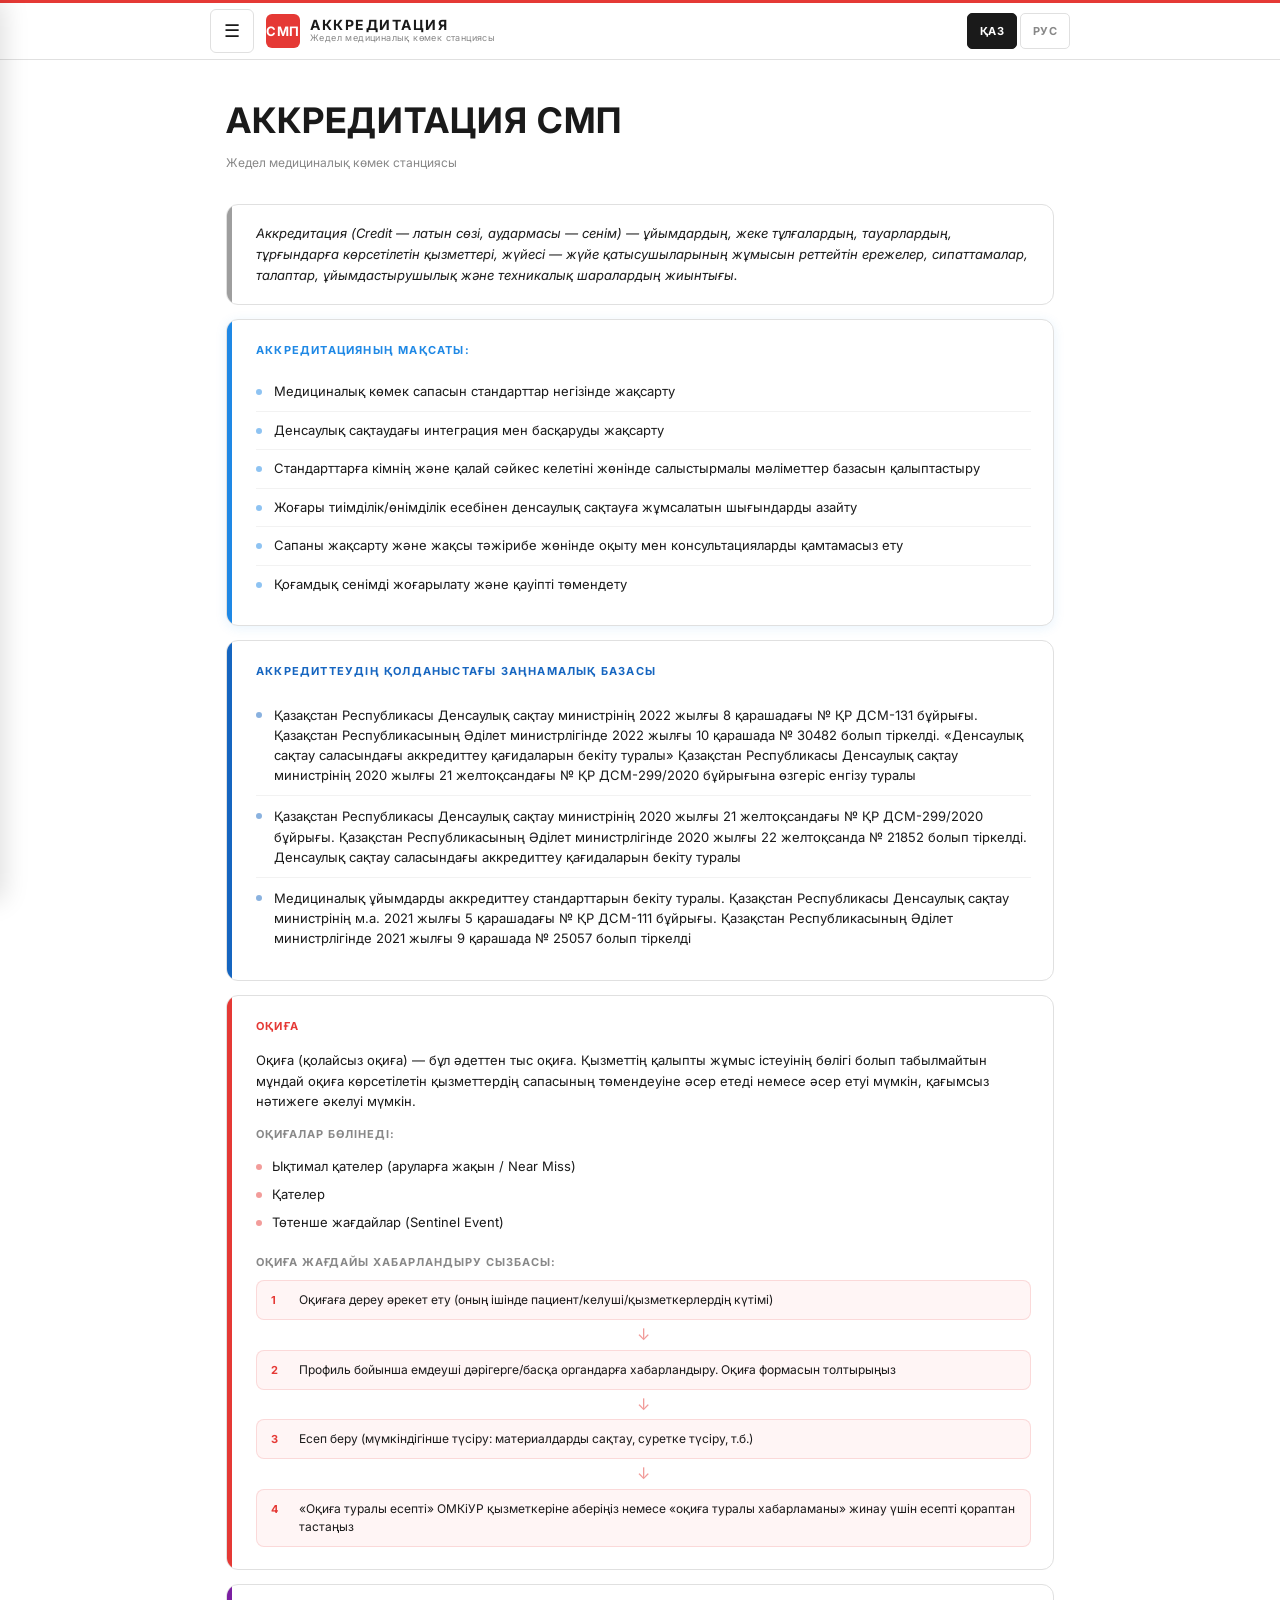
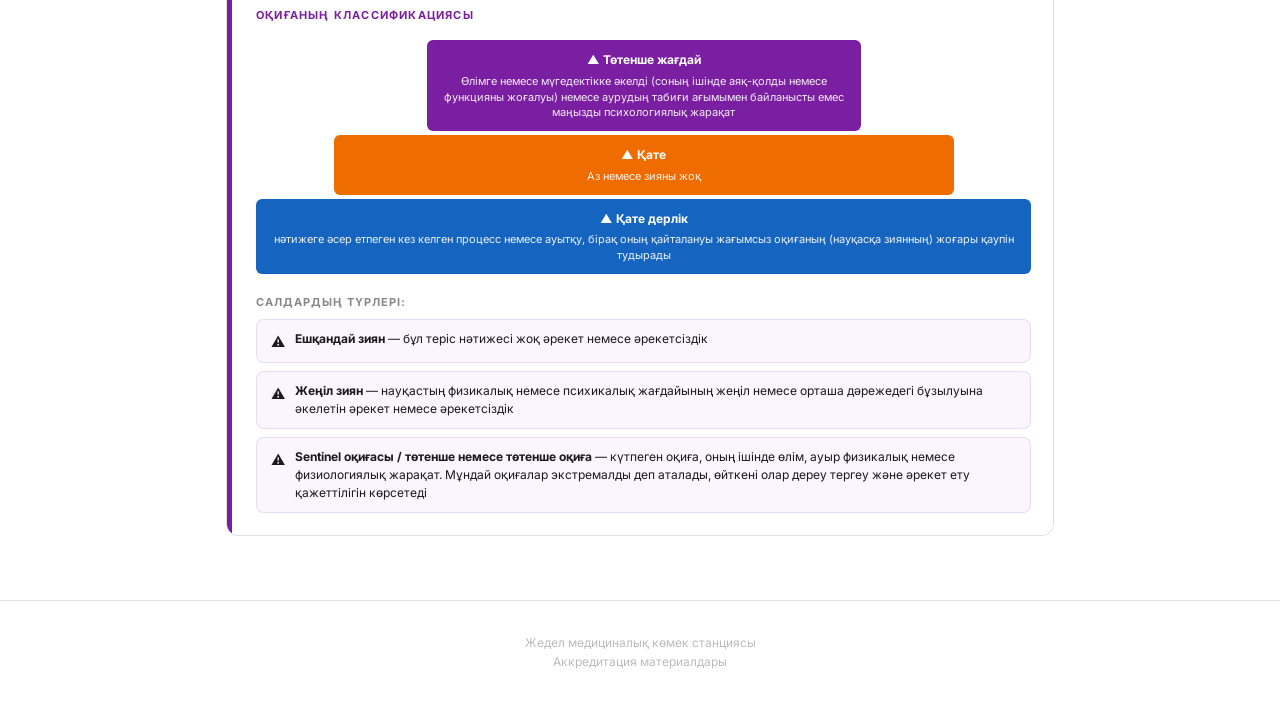
<file: index.html>
<!DOCTYPE html>
<html lang="ru" data-lang="kaz">
<head>
  <meta charset="UTF-8" />
  <meta name="viewport" content="width=device-width, initial-scale=1.0" />
  <title>СМП — Аккредитация</title>
  <link rel="stylesheet" href="style.css" />
  <style>
    .home-title {
      font-size: clamp(1.2rem, 4.5vw, 2.2rem);
      font-weight: 700;
      letter-spacing: 1px;
      color: var(--text);
      margin-bottom: 0.3rem;
    }

    .home-sub {
      font-size: 12px;
      color: var(--muted);
      margin-bottom: 2rem;
    }

    .accred-goal {
      display: flex;
      gap: 0;
      background: #ffffff;
      border: 1px solid var(--border);
      border-radius: 12px;
      overflow: hidden;
      box-shadow: 0 2px 12px rgba(30,136,229,0.10);
    }

    .accred-goal-bar {
      width: 5px;
      flex-shrink: 0;
      background: #1e88e5;
    }

    .accred-goal-body {
      flex: 1;
      padding: 22px 22px 22px 24px;
    }

    .accred-goal-title {
      font-size: 13px;
      font-weight: 700;
      color: #1e88e5;
      letter-spacing: 0.3px;
      margin-bottom: 14px;
      text-transform: uppercase;
      font-size: 11px;
      letter-spacing: 1.2px;
    }

    .accred-goal-list {
      list-style: none;
      display: flex;
      flex-direction: column;
      gap: 0;
    }

    .accred-goal-list li {
      font-size: 13px;
      color: var(--text);
      padding: 9px 0 9px 18px;
      border-bottom: 1px solid rgba(0,0,0,0.05);
      position: relative;
      line-height: 1.5;
    }

    .accred-goal-list li:last-child { border-bottom: none; }

    .accred-goal-list li::before {
      content: '';
      position: absolute;
      left: 0;
      top: 16px;
      width: 6px;
      height: 6px;
      border-radius: 50%;
      background: #1e88e5;
      opacity: 0.5;
    }

    .accred-def {
      display: flex;
      gap: 0;
      background: #ffffff;
      border: 1px solid var(--border);
      border-radius: 12px;
      overflow: hidden;
      margin-bottom: 14px;
    }

    .accred-def-bar {
      width: 5px;
      flex-shrink: 0;
      background: #9e9e9e;
    }

    .accred-def-body {
      flex: 1;
      padding: 18px 22px 18px 24px;
      font-size: 13px;
      color: var(--text);
      font-style: italic;
      line-height: 1.6;
    }

    .accred-law {
      display: flex;
      gap: 0;
      background: #ffffff;
      border: 1px solid var(--border);
      border-radius: 12px;
      overflow: hidden;
      margin-top: 14px;
    }

    .accred-law-bar {
      width: 5px;
      flex-shrink: 0;
      background: #1565c0;
    }

    .accred-law-body {
      flex: 1;
      padding: 22px 22px 22px 24px;
    }

    .accred-law-title {
      font-size: 11px;
      font-weight: 700;
      color: #1565c0;
      letter-spacing: 1.2px;
      text-transform: uppercase;
      margin-bottom: 14px;
    }

    .accred-law-list {
      list-style: none;
      display: flex;
      flex-direction: column;
      gap: 0;
    }

    .accred-law-list li {
      font-size: 13px;
      color: var(--text);
      padding: 10px 0 10px 18px;
      border-bottom: 1px solid rgba(0,0,0,0.05);
      position: relative;
      line-height: 1.55;
    }

    .accred-law-list li:last-child { border-bottom: none; }

    .accred-law-list li::before {
      content: '';
      position: absolute;
      left: 0;
      top: 17px;
      width: 6px;
      height: 6px;
      border-radius: 50%;
      background: #1565c0;
      opacity: 0.5;
    }

    .accred-inc {
      display: flex;
      gap: 0;
      background: #ffffff;
      border: 1px solid var(--border);
      border-radius: 12px;
      overflow: hidden;
      margin-top: 14px;
    }

    .accred-inc-bar {
      width: 5px;
      flex-shrink: 0;
      background: #e53935;
    }

    .accred-inc-body {
      flex: 1;
      padding: 22px 22px 22px 24px;
    }

    .accred-inc-title {
      font-size: 11px;
      font-weight: 700;
      color: #e53935;
      letter-spacing: 1.2px;
      text-transform: uppercase;
      margin-bottom: 14px;
    }

    .accred-inc-desc {
      font-size: 13px;
      color: var(--text);
      line-height: 1.6;
      margin-bottom: 14px;
    }

    .accred-inc-sub {
      font-size: 11px;
      font-weight: 700;
      color: var(--muted);
      letter-spacing: 1px;
      text-transform: uppercase;
      margin-bottom: 8px;
    }

    .accred-inc-types {
      list-style: none;
      margin-bottom: 18px;
    }

    .accred-inc-types li {
      font-size: 13px;
      color: var(--text);
      padding: 5px 0 5px 16px;
      position: relative;
      line-height: 1.4;
    }

    .accred-inc-types li::before {
      content: '';
      position: absolute;
      left: 0;
      top: 12px;
      width: 6px;
      height: 6px;
      border-radius: 50%;
      background: #e53935;
      opacity: 0.5;
    }

    .inc-steps {
      display: flex;
      flex-direction: column;
      align-items: stretch;
    }

    .inc-step {
      background: #fff5f5;
      border: 1px solid rgba(229,57,53,0.15);
      border-radius: 8px;
      padding: 10px 14px;
      font-size: 12px;
      color: var(--text);
      line-height: 1.5;
      display: flex;
      gap: 10px;
      align-items: flex-start;
    }

    .inc-step-num {
      font-size: 11px;
      font-weight: 700;
      color: #e53935;
      min-width: 18px;
      padding-top: 1px;
      flex-shrink: 0;
    }

    .inc-step-arrow {
      text-align: center;
      color: #e53935;
      font-size: 16px;
      padding: 2px 0;
      opacity: 0.5;
    }

    .accred-cls {
      display: flex;
      gap: 0;
      background: #ffffff;
      border: 1px solid var(--border);
      border-radius: 12px;
      overflow: hidden;
      margin-top: 14px;
    }

    .accred-cls-bar {
      width: 5px;
      flex-shrink: 0;
      background: #7b1fa2;
    }

    .accred-cls-body {
      flex: 1;
      padding: 22px 22px 22px 24px;
    }

    .accred-cls-title {
      font-size: 11px;
      font-weight: 700;
      color: #7b1fa2;
      letter-spacing: 1.2px;
      text-transform: uppercase;
      margin-bottom: 16px;
    }

    .pyramid {
      display: flex;
      flex-direction: column;
      gap: 4px;
      margin-bottom: 20px;
    }

    .pyr-level {
      color: #fff;
      border-radius: 6px;
      padding: 10px 16px;
      text-align: center;
    }

    .pyr-1 { background: #7b1fa2; margin: 0 22%; }
    .pyr-2 { background: #ef6c00; margin: 0 10%; }
    .pyr-3 { background: #1565c0; margin: 0; }

    .pyr-name {
      font-size: 12px;
      font-weight: 700;
      margin-bottom: 4px;
    }

    .pyr-desc {
      font-size: 11px;
      opacity: 0.9;
      line-height: 1.45;
    }

    .icc-cards {
      display: flex;
      flex-direction: column;
      gap: 8px;
    }

    .icc-card {
      display: flex;
      gap: 10px;
      align-items: flex-start;
      background: #faf5ff;
      border: 1px solid rgba(123,31,162,0.12);
      border-radius: 8px;
      padding: 10px 14px;
      font-size: 12px;
      color: var(--text);
      line-height: 1.5;
    }

    .icc-icon {
      font-size: 14px;
      flex-shrink: 0;
      padding-top: 1px;
    }
</style>
</head>
<body>

<header class="site-header">
  <div class="header-inner">
    <button class="nav-burger" onclick="toggleSidebar()">☰</button>
    <a class="logo" href="index.html">
      <div class="logo-badge">СМП</div>
      <div class="logo-text">
        <span class="logo-top">АККРЕДИТАЦИЯ</span>
        <span class="logo-sub" data-kaz="Жедел медициналық көмек станциясы" data-rus="Станция скорой медицинской помощи">Жедел медициналық көмек станциясы</span>
      </div>
    </a>
    <div class="lang-switch">
      <button class="lang-btn" data-lang="kaz" onclick="setLang('kaz')">ҚАЗ</button>
      <button class="lang-btn" data-lang="rus" onclick="setLang('rus')">РУС</button>
    </div>
  </div>
</header>

<div class="sidebar-overlay" onclick="closeSidebar()"></div>
<div class="sidebar" id="sidebar">
  <div class="sidebar-top">
    <span class="sidebar-brand">СМП · АККРЕДИТАЦИЯ</span>
    <button class="sidebar-close" onclick="closeSidebar()">✕</button>
  </div>
  <nav class="sidebar-nav">
    <a href="index.html" class="active"><span data-kaz="Басты бет" data-rus="Главная">Басты бет</span></a>
    <a href="codes.html"><span data-kaz="Кодтар" data-rus="Коды">Кодтар</span></a>
    <a href="protocols.html"><span data-kaz="Укладкалар" data-rus="Укладки">Укладкалар</span></a>
    <a href="sop.html"><span data-kaz="СОП" data-rus="СОП">СОП</span></a>
    <a href="sanepid.html"><span data-kaz="Санэпид" data-rus="Санэпид">Санэпид</span></a>
    <a href="documents.html"><span data-kaz="Құжаттар" data-rus="Документы">Құжаттар</span></a>
    <a href="prikazy.html"><span data-kaz="Бұйрықтар" data-rus="Приказы">Бұйрықтар</span></a>
  </nav>
</div>

<main class="page">

  <h1 class="home-title">АККРЕДИТАЦИЯ СМП</h1>
  <p class="home-sub" data-kaz="Жедел медициналық көмек станциясы" data-rus="Станция скорой медицинской помощи">Жедел медициналық көмек станциясы</p>

  <div class="accred-def">
    <div class="accred-def-bar"></div>
    <div class="accred-def-body"
      data-kaz="Аккредитация (Credit — латын сөзі, аудармасы — сенім) — ұйымдардың, жеке тұлғалардың, тауарлардың, тұрғындарға көрсетілетін қызметтері, жүйесі — жүйе қатысушыларының жұмысын реттейтін ережелер, сипаттамалар, талаптар, ұйымдастырушылық және техникалық шаралардың жиынтығы."
      data-rus="Аккредитация (Credit — латинское слово, перевод — доверие) — совокупность правил, описаний, требований, организационных и технических мер, регулирующих работу участников системы услуг, оказываемых организациями, физическими лицами, товарами и населению.">Аккредитация (Credit — латын сөзі, аудармасы — сенім) — ұйымдардың, жеке тұлғалардың, тауарлардың, тұрғындарға көрсетілетін қызметтері, жүйесі — жүйе қатысушыларының жұмысын реттейтін ережелер, сипаттамалар, талаптар, ұйымдастырушылық және техникалық шаралардың жиынтығы.</div>
  </div>

  <div class="accred-goal">
    <div class="accred-goal-bar"></div>
    <div class="accred-goal-body">
      <div class="accred-goal-title"
        data-kaz="Аккредитацияның мақсаты:"
        data-rus="Цель аккредитации:">Аккредитацияның мақсаты:</div>
      <ul class="accred-goal-list">
        <li data-kaz="Медициналық көмек сапасын стандарттар негізінде жақсарту"
            data-rus="Улучшение качества медицинской помощи на основе интеграции и управления службами">Медициналық көмек сапасын стандарттар негізінде жақсарту</li>
        <li data-kaz="Денсаулық сақтаудағы интеграция мен басқаруды жақсарту"
            data-rus="Улучшение интеграции и управления в здравоохранении">Денсаулық сақтаудағы интеграция мен басқаруды жақсарту</li>
        <li data-kaz="Стандарттарға кімнің және қалай сәйкес келетіні жөнінде салыстырмалы мәліметтер базасын қалыптастыру"
            data-rus="Создание сравнительной базы данных о том, кто и как соответствует стандартам">Стандарттарға кімнің және қалай сәйкес келетіні жөнінде салыстырмалы мәліметтер базасын қалыптастыру</li>
        <li data-kaz="Жоғары тиімділік/өнімділік есебінен денсаулық сақтауға жұмсалатын шығындарды азайту"
            data-rus="Сокращение расходов на здравоохранение за счёт повышенной эффективности/производительности">Жоғары тиімділік/өнімділік есебінен денсаулық сақтауға жұмсалатын шығындарды азайту</li>
        <li data-kaz="Сапаны жақсарту және жақсы тәжірибе жөнінде оқыту мен консультацияларды қамтамасыз ету"
            data-rus="Обеспечение обучения и консультаций по улучшению качества и передовому опыту">Сапаны жақсарту және жақсы тәжірибе жөнінде оқыту мен консультацияларды қамтамасыз ету</li>
        <li data-kaz="Қоғамдық сенімді жоғарылату және қауіпті төмендету"
            data-rus="Укрепление общественного доверия и снижение рисков">Қоғамдық сенімді жоғарылату және қауіпті төмендету</li>
      </ul>
    </div>
  </div>


  <div class="accred-law">
    <div class="accred-law-bar"></div>
    <div class="accred-law-body">
      <div class="accred-law-title"
        data-kaz="Аккредиттеудің қолданыстағы заңнамалық базасы"
        data-rus="Действующая правовая база по вопросам аккредитации">Аккредиттеудің қолданыстағы заңнамалық базасы</div>
      <ul class="accred-law-list">
        <li data-kaz="Қазақстан Республикасы Денсаулық сақтау министрінің 2022 жылғы 8 қарашадағы № ҚР ДСМ-131 бұйрығы. Қазақстан Республикасының Әділет министрлігінде 2022 жылғы 10 қарашада № 30482 болып тіркелді. «Денсаулық сақтау саласындағы аккредиттеу қағидаларын бекіту туралы» Қазақстан Республикасы Денсаулық сақтау министрінің 2020 жылғы 21 желтоқсандағы № ҚР ДСМ-299/2020 бұйрығына өзгеріс енгізу туралы"
            data-rus="Приказ Министра здравоохранения РК от 8 ноября 2022 года № ҚР ДСМ-131. Зарегистрирован в Министерстве юстиции РК 10 ноября 2022 года № 30482. О внесении изменения в приказ Министра здравоохранения РК от 21 декабря 2020 года № ҚР ДСМ-299/2020 «Об утверждении правил аккредитации в области здравоохранения»">Қазақстан Республикасы Денсаулық сақтау министрінің 2022 жылғы 8 қарашадағы № ҚР ДСМ-131 бұйрығы. Қазақстан Республикасының Әділет министрлігінде 2022 жылғы 10 қарашада № 30482 болып тіркелді. «Денсаулық сақтау саласындағы аккредиттеу қағидаларын бекіту туралы» Қазақстан Республикасы Денсаулық сақтау министрінің 2020 жылғы 21 желтоқсандағы № ҚР ДСМ-299/2020 бұйрығына өзгеріс енгізу туралы</li>
        <li data-kaz="Қазақстан Республикасы Денсаулық сақтау министрінің 2020 жылғы 21 желтоқсандағы № ҚР ДСМ-299/2020 бұйрығы. Қазақстан Республикасының Әділет министрлігінде 2020 жылғы 22 желтоқсанда № 21852 болып тіркелді. Денсаулық сақтау саласындағы аккредиттеу қағидаларын бекіту туралы"
            data-rus="Приказ Министра здравоохранения РК от 21 декабря 2020 года № ҚР ДСМ-299/2020. Зарегистрирован в Министерстве юстиции РК 22 декабря 2020 года № 21852. Об утверждении правил аккредитации в области здравоохранения">Қазақстан Республикасы Денсаулық сақтау министрінің 2020 жылғы 21 желтоқсандағы № ҚР ДСМ-299/2020 бұйрығы. Қазақстан Республикасының Әділет министрлігінде 2020 жылғы 22 желтоқсанда № 21852 болып тіркелді. Денсаулық сақтау саласындағы аккредиттеу қағидаларын бекіту туралы</li>
        <li data-kaz="Медициналық ұйымдарды аккредиттеу стандарттарын бекіту туралы. Қазақстан Республикасы Денсаулық сақтау министрінің м.а. 2021 жылғы 5 қарашадағы № ҚР ДСМ-111 бұйрығы. Қазақстан Республикасының Әділет министрлігінде 2021 жылғы 9 қарашада № 25057 болып тіркелді"
            data-rus="Приказ и.о. Министра здравоохранения РК от 5 ноября 2021 года № ҚР ДСМ-111. Зарегистрирован в Министерстве юстиции РК 9 ноября 2021 года № 25057. Об утверждении стандартов аккредитации медицинских организаций">Медициналық ұйымдарды аккредиттеу стандарттарын бекіту туралы. Қазақстан Республикасы Денсаулық сақтау министрінің м.а. 2021 жылғы 5 қарашадағы № ҚР ДСМ-111 бұйрығы. Қазақстан Республикасының Әділет министрлігінде 2021 жылғы 9 қарашада № 25057 болып тіркелді</li>
      </ul>
    </div>
  </div>

  <div class="accred-inc">
    <div class="accred-inc-bar"></div>
    <div class="accred-inc-body">
      <div class="accred-inc-title" data-kaz="ОҚИҒА" data-rus="ИНЦИДЕНТ">ОҚИҒА</div>

      <div class="lb-kaz">
        <p class="accred-inc-desc">Оқиға (қолайсыз оқиға) — бұл әдеттен тыс оқиға. Қызметтің қалыпты жұмыс істеуінің бөлігі болып табылмайтын мұндай оқиға көрсетілетін қызметтердің сапасының төмендеуіне әсер етеді немесе әсер етуі мүмкін, қағымсыз нәтижеге әкелуі мүмкін.</p>
        <div class="accred-inc-sub">Оқиғалар бөлінеді:</div>
        <ul class="accred-inc-types">
          <li>Ықтимал қателер (аруларға жақын / Near Miss)</li>
          <li>Қателер</li>
          <li>Төтенше жағдайлар (Sentinel Event)</li>
        </ul>
        <div class="accred-inc-sub">Оқиға жағдайы хабарландыру сызбасы:</div>
        <div class="inc-steps">
          <div class="inc-step"><span class="inc-step-num">1</span><span>Оқиғаға дереу әрекет ету (оның ішінде пациент/келуші/қызметкерлердің күтімі)</span></div>
          <div class="inc-step-arrow">↓</div>
          <div class="inc-step"><span class="inc-step-num">2</span><span>Профиль бойынша емдеуші дәрігерге/басқа органдарға хабарландыру. Оқиға формасын толтырыңыз</span></div>
          <div class="inc-step-arrow">↓</div>
          <div class="inc-step"><span class="inc-step-num">3</span><span>Есеп беру (мүмкіндігінше түсіру: материалдарды сақтау, суретке түсіру, т.б.)</span></div>
          <div class="inc-step-arrow">↓</div>
          <div class="inc-step"><span class="inc-step-num">4</span><span>«Оқиға туралы есепті» ОМКіУР қызметкеріне аберіңіз немесе «оқиға туралы хабарламаны» жинау үшін есепті қораптан тастаңыз</span></div>
        </div>
      </div>

      <div class="lb-rus">
        <p class="accred-inc-desc">Инцидент (неблагоприятное событие) — это ненормальное, необычное событие. Такое событие, не являющееся частью нормального функционирования деятельности, влияет или может повлиять на снижение качества оказываемых услуг, может привести к нежелательному исходу.</p>
        <div class="accred-inc-sub">Инциденты делятся на:</div>
        <ul class="accred-inc-types">
          <li>Потенциальные ошибки (Near Miss)</li>
          <li>Ошибки</li>
          <li>Чрезвычайные события (Sentinel Event)</li>
        </ul>
        <div class="accred-inc-sub">Схема оповещения об инциденте:</div>
        <div class="inc-steps">
          <div class="inc-step"><span class="inc-step-num">1</span><span>Меры по немедленному устранению инцидента (в том числе оказание помощи пациенту/посетителю/персоналу)</span></div>
          <div class="inc-step-arrow">↓</div>
          <div class="inc-step"><span class="inc-step-num">2</span><span>Сообщить лечащему врачу/другим инстанциям по профилю. Заполнить форму «отчёта об инциденте»</span></div>
          <div class="inc-step-arrow">↓</div>
          <div class="inc-step"><span class="inc-step-num">3</span><span>Зафиксировать: сохранить материалы, сфотографировать и др.</span></div>
          <div class="inc-step-arrow">↓</div>
          <div class="inc-step"><span class="inc-step-num">4</span><span>Передать «отчёт об инциденте» сотруднику ОМКиУР или опустить отчёт в ящик для сбора «отчёта об инцидентах»</span></div>
        </div>
      </div>

    </div>
  </div>

  <div class="accred-cls">
    <div class="accred-cls-bar"></div>
    <div class="accred-cls-body">
      <div class="accred-cls-title" data-kaz="Оқиғаның классификациясы" data-rus="Классификация инцидентов">Оқиғаның классификациясы</div>

      <div class="lb-kaz">
        <div class="pyramid">
          <div class="pyr-level pyr-1">
            <div class="pyr-name">▲ Төтенше жағдай</div>
            <div class="pyr-desc">Өлімге немесе мүгедектікке әкелді (соның ішінде аяқ-қолды немесе функцияны жоғалуы) немесе аурудың табиғи ағымымен байланысты емес маңызды психологиялық жарақат</div>
          </div>
          <div class="pyr-level pyr-2">
            <div class="pyr-name">▲ Қате</div>
            <div class="pyr-desc">Аз немесе зияны жоқ</div>
          </div>
          <div class="pyr-level pyr-3">
            <div class="pyr-name">▲ Қате дерлік</div>
            <div class="pyr-desc">нәтижеге әсер етпеген кез келген процесс немесе ауытқу, бірақ оның қайталануы жағымсыз оқиғаның (науқасқа зиянның) жоғары қаупін тудырады</div>
          </div>
        </div>
        <div class="accred-inc-sub">Салдардың түрлері:</div>
        <div class="icc-cards">
          <div class="icc-card"><span class="icc-icon">⚠️</span><div><strong>Ешқандай зиян</strong> — бұл теріс нәтижесі жоқ әрекет немесе әрекетсіздік</div></div>
          <div class="icc-card"><span class="icc-icon">⚠️</span><div><strong>Жеңіл зиян</strong> — науқастың физикалық немесе психикалық жағдайының жеңіл немесе орташа дәрежедегі бұзылуына әкелетін әрекет немесе әрекетсіздік</div></div>
          <div class="icc-card"><span class="icc-icon">⚠️</span><div><strong>Sentinel оқиғасы / төтенше немесе төтенше оқиға</strong> — күтпеген оқиға, оның ішінде өлім, ауыр физикалық немесе физиологиялық жарақат. Мұндай оқиғалар экстремалды деп аталады, өйткені олар дереу тергеу және әрекет ету қажеттілігін көрсетеді</div></div>
        </div>
      </div>

      <div class="lb-rus">
        <div class="pyramid">
          <div class="pyr-level pyr-1">
            <div class="pyr-name">▲ Чрезвычайный инцидент</div>
            <div class="pyr-desc">Привёл к смерти или инвалидности (в т.ч. потере конечности или функции), или к значительной психологической травме, не связанной с естественным течением заболевания</div>
          </div>
          <div class="pyr-level pyr-2">
            <div class="pyr-name">▲ Ошибка</div>
            <div class="pyr-desc">Незначительный вред или отсутствие вреда</div>
          </div>
          <div class="pyr-level pyr-3">
            <div class="pyr-name">▲ Почти ошибка</div>
            <div class="pyr-desc">любой процесс или отклонение, которое не повлияло на исход, но его повторение несёт высокий риск неблагоприятного события (нанесения вреда пациенту)</div>
          </div>
        </div>
        <div class="accred-inc-sub">Виды последствий:</div>
        <div class="icc-cards">
          <div class="icc-card"><span class="icc-icon">⚠️</span><div><strong>Нет вреда</strong> — это действие или бездействие без негативного исхода</div></div>
          <div class="icc-card"><span class="icc-icon">⚠️</span><div><strong>Есть незначительный вред</strong> — это действие или бездействие, которое приводит к незначительным или умеренным нарушениям физического или психического состояния пациента</div></div>
          <div class="icc-card"><span class="icc-icon">⚠️</span><div><strong>Sentinel Event / чрезвычайное или экстремальное событие</strong> — неожиданное происшествие, включающее смерть, серьёзную физическую или физиологическую травму. Такие события называются экстремальными, потому что они указывают на необходимость немедленного расследования и реагирования</div></div>
        </div>
      </div>

    </div>
  </div>

</main>

<footer>
  <span data-kaz="Жедел медициналық көмек станциясы" data-rus="Станция скорой медицинской помощи">Жедел медициналық көмек станциясы</span>
  <br>
  <span data-kaz="Аккредитация материалдары" data-rus="Материалы аккредитации">Аккредитация материалдары</span>
</footer>

<script src="lang.js"></script>
<script>
  window.addEventListener('DOMContentLoaded', () => {
    initLang();
  });
</script>

</body>
</html>
</file>
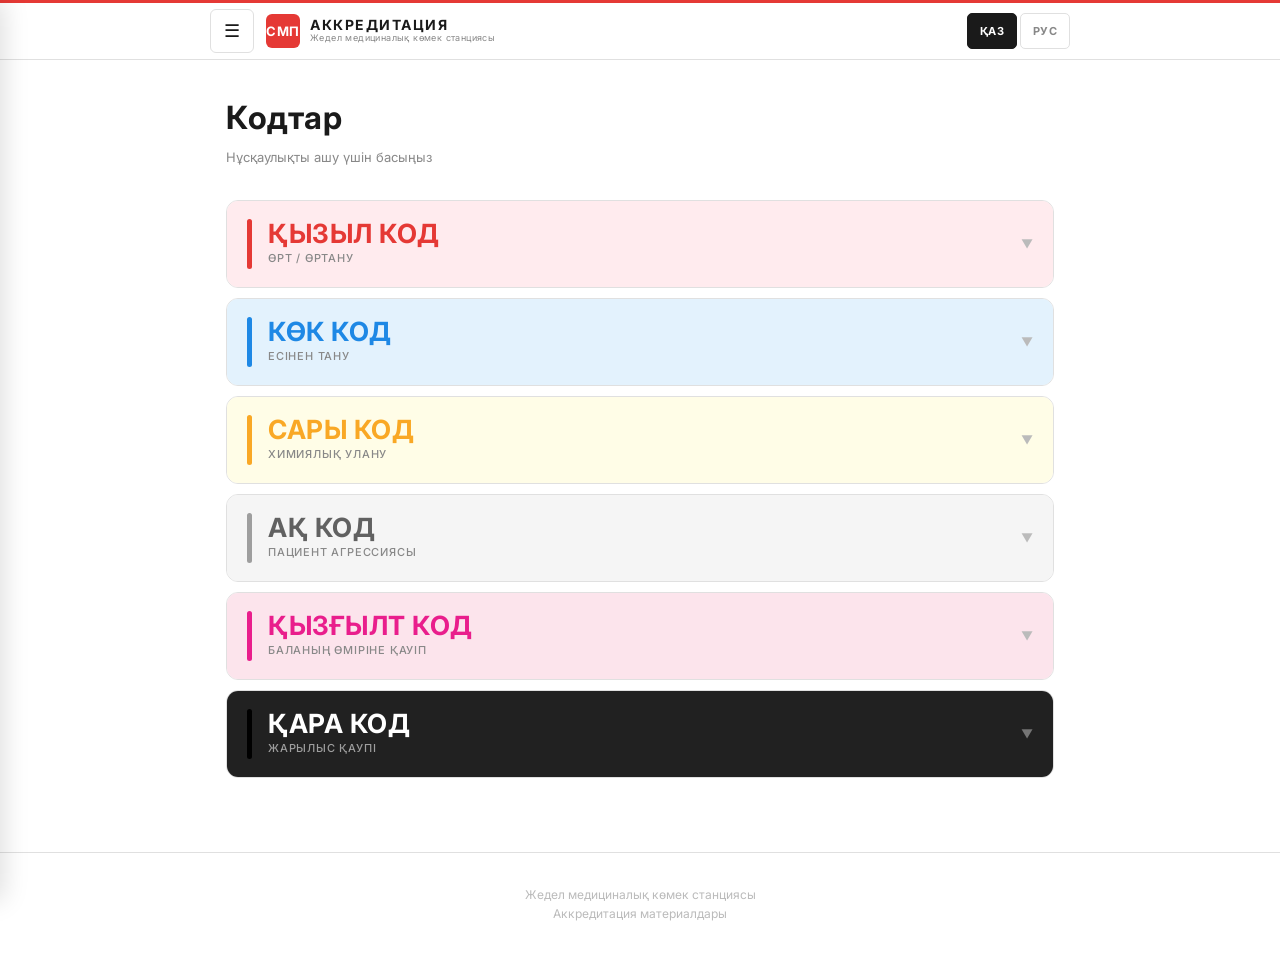
<file: codes.html>
<!DOCTYPE html>
<html lang="ru" data-lang="kaz">
<head>
  <meta charset="UTF-8" />
  <meta name="viewport" content="width=device-width, initial-scale=1.0" />
  <title>Кодтар — СМП</title>
  <link rel="stylesheet" href="style.css" />
</head>
<body>

<header class="site-header">
  <div class="header-inner">
    <button class="nav-burger" onclick="toggleSidebar()">☰</button>
    <a class="logo" href="index.html">
      <div class="logo-badge">СМП</div>
      <div class="logo-text">
        <span class="logo-top">АККРЕДИТАЦИЯ</span>
        <span class="logo-sub" data-kaz="Жедел медициналық көмек станциясы" data-rus="Станция скорой медицинской помощи">Жедел медициналық көмек станциясы</span>
      </div>
    </a>
    <div class="lang-switch">
      <button class="lang-btn" data-lang="kaz" onclick="setLang('kaz')">ҚАЗ</button>
      <button class="lang-btn" data-lang="rus" onclick="setLang('rus')">РУС</button>
    </div>
  </div>
</header>

<div class="sidebar-overlay" onclick="closeSidebar()"></div>
<div class="sidebar" id="sidebar">
  <div class="sidebar-top">
    <span class="sidebar-brand">СМП · АККРЕДИТАЦИЯ</span>
    <button class="sidebar-close" onclick="closeSidebar()">✕</button>
  </div>
  <nav class="sidebar-nav">
    <a href="index.html"><span data-kaz="Басты бет" data-rus="Главная">Басты бет</span></a>
    <a href="codes.html" class="active"><span data-kaz="Кодтар" data-rus="Коды">Кодтар</span></a>
    <a href="protocols.html"><span data-kaz="Укладкалар" data-rus="Укладки">Укладкалар</span></a>
    <a href="sop.html"><span data-kaz="СОП" data-rus="СОП">СОП</span></a>
    <a href="sanepid.html"><span data-kaz="Санэпид" data-rus="Санэпид">Санэпид</span></a>
    <a href="documents.html"><span data-kaz="Құжаттар" data-rus="Документы">Құжаттар</span></a>
    <a href="prikazy.html"><span data-kaz="Бұйрықтар" data-rus="Приказы">Бұйрықтар</span></a>
  </nav>
</div>

<main class="page">

  <h1 class="page-title" data-kaz="Кодтар" data-rus="Коды">Кодтар</h1>
  <p class="page-subtitle" data-kaz="Нұсқаулықты ашу үшін басыңыз" data-rus="Нажмите для раскрытия">Нұсқаулықты ашу үшін басыңыз</p>

  <!-- ══════════ КРАСНЫЙ ══════════ -->
  <div class="code-card cc-red" id="red">
    <div class="card-header" onclick="toggleCard(this)">
      <div class="card-color-bar"></div>
      <div class="card-names">
        <div class="card-kaz" data-kaz="ҚЫЗЫЛ КОД" data-rus="КОД КРАСНЫЙ">ҚЫЗЫЛ КОД</div>
        <div class="card-rus" data-kaz="Өрт / Өртану" data-rus="Пожар / Возгорание">Өрт / Өртану</div>
      </div>
      <span class="card-chevron">▼</span>
    </div>
    <div class="card-body">
      <div class="bilingual-columns">

        <div class="lang-block lb-kaz">
          <h4>Іс-қимыл тәртібі</h4>
          <p>Станция ауымғында немесе ғимарат ішінде өрт белгілері анықталған, тұтін / өрт пайда болған жайдайда:</p>
          <ul class="actions-list">
            <li>
              <span class="action-label">ҚҰТҚАРУ</span>
              Қауіп төнген барлық адамдарды эвакуациялаңыз
            </li>
            <li>
              <span class="action-label">ДАБЫЛ БЕРУ</span>
              «Қызыл Код» дабыл сигналін беру (өрт орнын көрсете айту)
            </li>
            <li>
              <span class="action-label">ОҚШАУЛАУ</span>
              Барлық есіктер мен айнектерді жабу (тазы ауа айналымын болдырмау, өрттің таралуына жол бермеу)
            </li>
            <li>
              <span class="action-label">ӨРТ СӨНДІРУ</span>
              Тұтік су құбырымен (мүмкіндігінше) және өрт сөндіргішпен сөндіру
            </li>
            <li>Электр жабдықтары мен медициналық аппаратураны қамтамасыз ету</li>
            <li>Басшының нұсқауы бойынша ТЖД құтқару қызметіне №101, №112 телефоны арқылы объектінің атауын, орнын, мекен-жайын, анықталу уақытын хабарлаңыз</li>
          </ul>
          <div class="note-box">
            <strong>Назар аудырыңыз</strong>
            Өрт және басқа да ТЖ уақытында лифтті қолдануға тыйым салынады.
            <br><br>
            <strong>Өрт сөндіргіш қолдану тәртібі:</strong>
            <ul class="sub-steps">
              <li>Пломбаны жұлу</li>
              <li>Мунды жұлу</li>
              <li>1–3 метр қашықтықтан өрт ошағына бағыттау</li>
              <li>Тетікті басу</li>
            </ul>
          </div>
        </div>

        <div class="lang-block lb-rus">
          <h4>Порядок действий</h4>
          <p>В случае обнаружения признаков возгорания / пожара в здании или на территории Станции:</p>
          <p>Персонал, находящийся в непосредственной близости к огню, должен:</p>
          <ul class="actions-list">
            <li>
              <span class="action-label">СПАСТИ</span>
              Эвакуировать всех людей, находящихся в непосредственной близости к огню (с указанием места пожара)
            </li>
            <li>
              <span class="action-label">ТРЕВОГА</span>
              Подать сигнал «Код Красный» с указанием места пожара
            </li>
            <li>
              <span class="action-label">ИЗОЛИРОВАТЬ</span>
              Закрыть все двери и окна (свежий воздух способствует распространению пожара)
            </li>
            <li>
              <span class="action-label">ТУШИТЬ</span>
              Огнетушителем и пожарным рукавом (по мере возможности)
            </li>
            <li>Обеспечить электропитание и оборудование</li>
            <li>По указанию руководства сообщить по тел. №101, №112 — наименование объекта, его адрес, время обнаружения</li>
          </ul>
          <div class="note-box">
            <strong>Внимание! Во время пожара и других ЧС пользоваться лифтами запрещено.</strong>
            <br><br>
            <strong>Алгоритм использования огнетушителя:</strong>
            <ul class="sub-steps">
              <li>Сорвать пломбу</li>
              <li>Выдернуть чеку</li>
              <li>Направить на очаг пожара на расстоянии от 1 до 3 метров</li>
              <li>Нажать на рычаг</li>
            </ul>
          </div>
        </div>

      </div>
      <div class="phones-row">
        <a class="phone-chip" href="tel:114">114 <span data-kaz="ТЖ коды" data-rus="Код ЧС">ТЖ коды</span></a>
        <a class="phone-chip" href="tel:112">112 <span data-kaz="Құтқару" data-rus="Спасение">Құтқару</span></a>
        <a class="phone-chip" href="tel:101">101 <span data-kaz="Өртшілер" data-rus="Пожарные">Өртшілер</span></a>
      </div>
    </div>
  </div>

  <!-- ══════════ СИНИЙ ══════════ -->
  <div class="code-card cc-blue" id="blue">
    <div class="card-header" onclick="toggleCard(this)">
      <div class="card-color-bar"></div>
      <div class="card-names">
        <div class="card-kaz" data-kaz="КӨК КОД" data-rus="КОД СИНИЙ">КӨК КОД</div>
        <div class="card-rus" data-kaz="Есінен тану" data-rus="Потеря сознания">Есінен тану</div>
      </div>
      <span class="card-chevron">▼</span>
    </div>
    <div class="card-body">
      <div class="bilingual-columns">

        <div class="lang-block lb-kaz">
          <h4>Іс-қимыл тәртібі</h4>
          <p>Есі жоғалтқан немесе жүрегі тоқтаған адамды байқаған кезде («Код Синий» нұсқаулығы бойынша):</p>
          <p>«КӨК КОД» жайдайында кызметкерлердің әрекеті:</p>
          <ul class="actions-list">
            <li>114, 32-00-24 нөміріне Код Синий командасына хабарлаңыз. Ауысымның аға дәрігеріне хабарлаңыз: қабат, блок, бөлімше, аты-жөні мен лауазымыңыз</li>
            <li>Жардем шеккен адамның қауіпсіздігін қамтамасыз ету</li>
            <li>Базалық жедел жардем қызметіне кіріс — <strong>BLS</strong> (Базалық өміртіршілік қолдау)</li>
          </ul>
        </div>

        <div class="lang-block lb-rus">
          <h4>Порядок действий</h4>
          <p>При необходимости оказания неотложной помощи пострадавшему при потере сознания или остановке сердца (см. Руководство «Код Синий»):</p>
          <p>Действия персонала при «КОД СИНИЙ»:</p>
          <ul class="actions-list">
            <li>Сообщить команде Код Синий по тел. 114, 32-00-24. Старший врач смены: этаж, блок, структурное подразделение, фамилию и должность</li>
            <li>Обеспечить безопасность пострадавшего</li>
            <li>Приступить к оказанию базовой нео-лечебной помощи — <strong>BLS</strong> (Basic Life Support)</li>
          </ul>
        </div>

      </div>
      <div class="phones-row">
        <a class="phone-chip" href="tel:114">114 <span data-kaz="Көк Код" data-rus="Код Синий">Көк Код</span></a>
        <a class="phone-chip" href="tel:3200024">32-00-24 <span data-kaz="Аға дәрігер" data-rus="Ст. врач смены">Аға дәрігер</span></a>
      </div>
    </div>
  </div>

  <!-- ══════════ ЖЁЛТЫЙ ══════════ -->
  <div class="code-card cc-yel" id="yellow">
    <div class="card-header" onclick="toggleCard(this)">
      <div class="card-color-bar"></div>
      <div class="card-names">
        <div class="card-kaz" data-kaz="САРЫ КОД" data-rus="КОД ЖЁЛТЫЙ">САРЫ КОД</div>
        <div class="card-rus" data-kaz="Химиялық улану" data-rus="Химическое отравление">Химиялық улану</div>
      </div>
      <span class="card-chevron">▼</span>
    </div>
    <div class="card-body">
      <div class="bilingual-columns">

        <div class="lang-block lb-kaz">
          <h4>Іс-қимыл тәртібі</h4>
          <p>ҮЗ (өте улы зат), радиоактивті және химиялық заттармен улану жайдайында:</p>
          <p>«САРЫ КОД» жайдайында кызметкерлердің әрекеті:</p>
          <ul class="actions-list">
            <li>Химиялық немесе дезинфекциялық сұйықтықтар төгілген кезде: станция басшылығына хабарлаңыз, «Сары код» туралы 114, 32-00-24 нөміріне ауысымның аға дәрігеріне хабарлаңыз — қабат, блок, бөлімше, аты-жөні мен лауазымыңыз</li>
            <li>8-701-5885403 ММ ШБ жане ТЖ мекен-жайы мен телефоны арқылы хабарлаңыз; бөлімше атауын, блокты хабарлаңыз, өзіңіз аты-жөні мен лауазымыңыз</li>
            <li>Аймақтың қауіпсіздігін қамтамасыз ету, оқшаулаңыз</li>
            <li>ТЖ салдарын жоюға кірісіңіз</li>
          </ul>
        </div>

        <div class="lang-block lb-rus">
          <h4>Порядок действий</h4>
          <p>В случае отравления СДЯВ (сильнодействующих ядовитых веществ), радиационными и химическими веществами.</p>
          <p>При разливах химии или дезинфицирующих жидкостей или порошкообразных веществ — сотрудник должен:</p>
          <ul class="actions-list">
            <li>Поставить в известность руководство Станции. Сообщить о «Коде Жёлтом» по тел. 114, 32-00-24 старшему врачу смены: этаж, блок, структурное подразделение, фамилию и должность</li>
            <li>Сообщить 8-701-5885403 НШ ГО и ЧС, место происшествия (этаж, блок, структурное подразделение), своё фамилию и должность</li>
            <li>Обеспечить безопасность окружающих, изолировать зону</li>
            <li>Приступить к ликвидации последствий ЧС</li>
          </ul>
        </div>

      </div>
      <div class="phones-row">
        <a class="phone-chip" href="tel:114">114 <span data-kaz="Сары Код" data-rus="Код Жёлтый">Сары Код</span></a>
        <a class="phone-chip" href="tel:3200024">32-00-24 <span data-kaz="Аға дәрігер" data-rus="Ст. врач смены">Аға дәрігер</span></a>
        <a class="phone-chip" href="tel:87015885403">8-701-588-5403 <span data-kaz="НШ ГО / ТЖ" data-rus="НШ ГО / ЧС">НШ ГО / ТЖ</span></a>
      </div>
    </div>
  </div>

  <!-- ══════════ БЕЛЫЙ ══════════ -->
  <div class="code-card cc-whi" id="white">
    <div class="card-header" onclick="toggleCard(this)">
      <div class="card-color-bar"></div>
      <div class="card-names">
        <div class="card-kaz" data-kaz="АҚ КОД" data-rus="КОД БЕЛЫЙ">АҚ КОД</div>
        <div class="card-rus" data-kaz="Пациент агрессиясы" data-rus="Агрессия пациента">Пациент агрессиясы</div>
      </div>
      <span class="card-chevron">▼</span>
    </div>
    <div class="card-body">
      <div class="bilingual-columns">

        <div class="lang-block lb-kaz">
          <h4>Іс-қимыл тәртібі</h4>
          <p>Пациенттің немесе келушінің агрессия көрсету жайдайында («Ақ кодын» нұсқаулығына қараңыз):</p>
          <p>Ақ код жайдай туындаған кездегі әрекет тәртібі — Құрылымдық бөлімше кызметкері міндеті:</p>
          <ul class="actions-list">
            <li>Жағдайдың ерекше араласуды қажет ететініне көз жеткізу</li>
            <li>«Ақ Код» туралы хабарлаңыз: 112 жусет, 8-701-5885403 ММ ШБ телефоны арқылы; қабат, блок, бөлімше, аты-жөні мен лауазымыңызды айтыңыз</li>
            <li>Өзіңіз бен айналасыңыздың қауіпсіздігін қамтамасыз ету</li>
            <li>Ақ код командасының жетекшісіне жайдай туралы толық ақпарат беріңіз</li>
          </ul>
        </div>

        <div class="lang-block lb-rus">
          <h4>Порядок действий</h4>
          <p>В случае агрессии пациента или посетителя (см. СОП «Код Белый»):</p>
          <p>Порядок действий при возникновении ситуации Код Белый — Сотрудник структурных подразделений должен:</p>
          <ul class="actions-list">
            <li>Убедиться, что ситуация требует особого вмешательства</li>
            <li>Сообщить Код Белый по телефону — охрана: 112, 8-701-5885403 НШ ГО и ЧС; место происшествия (этаж, блок, структурное подразделение), фамилию и должность</li>
            <li>Обеспечить безопасность себя и своих коллег</li>
            <li>Обеспечить детальной информацией по чрезвычайной ситуации Лидера команды Код Белый</li>
          </ul>
        </div>

      </div>
      <div class="phones-row">
        <a class="phone-chip" href="tel:112">112 <span data-kaz="Күзет" data-rus="Охрана">Күзет</span></a>
        <a class="phone-chip" href="tel:87015885403">8-701-588-5403 <span data-kaz="НШ ГО / ТЖ" data-rus="НШ ГО / ЧС">НШ ГО / ТЖ</span></a>
      </div>
    </div>
  </div>

  <!-- ══════════ РОЗОВЫЙ ══════════ -->
  <div class="code-card cc-pnk" id="pink">
    <div class="card-header" onclick="toggleCard(this)">
      <div class="card-color-bar"></div>
      <div class="card-names">
        <div class="card-kaz" data-kaz="ҚЫЗҒЫЛТ КОД" data-rus="КОД РОЗОВЫЙ">ҚЫЗҒЫЛТ КОД</div>
        <div class="card-rus" data-kaz="Баланың өміріне қауіп" data-rus="Угроза жизни ребёнка">Баланың өміріне қауіп</div>
      </div>
      <span class="card-chevron">▼</span>
    </div>
    <div class="card-body">
      <div class="bilingual-columns">
        <div class="lang-block lb-kaz">
          <h4>Іс-қимыл тәртібі</h4>
          <p>Баланың өміріне қауіп төнген жағдайда (Қызғылт кодының нұсқаулығына қараңыз)</p>
          <p>Қызғылт код жайдайда кездегі әрекет тәртібі — Құрылымдық бөлімше қызметкерлері міндетті:</p>
          <ul class="actions-list">
            <li>Жағдайдың ерекше медициналық араласуды қажет ететініне көз жеткізу</li>
            <li>Қызғылт код командасына 112 нөмір, 8-701-5885403 телефондары арқылы хабарлау (қабат, блок, бөлімше, аты-жөні, лауазымы)</li>
            <li>Өзінің және айналасындағылардың қауіпсіздігін қамтамасыз ету</li>
            <li>Бала жанында болып, тыныс алуын, жүрек соғысын бақылау</li>
            <li>Қызғылт код командасының келуіне дейін базалық реанимациялық көмек көрсету (BLS)</li>
          </ul>
        </div>
        <div class="lang-block lb-rus">
          <h4>Порядок действий</h4>
          <p>При угрозе жизни ребёнка (см. СОП «Код Розовый»)</p>
          <p>Порядок действий при объявлении Код Розовый — Сотрудник структурного подразделения обязан:</p>
          <ul class="actions-list">
            <li>Убедиться, что ситуация требует экстренного медицинского вмешательства</li>
            <li>Сообщить команде Код Розовый по телефону — 112, 8-701-5885403; этаж, блок, подразделение, фамилию и должность</li>
            <li>Обеспечить безопасность ребёнка и окружающих</li>
            <li>Находиться рядом с ребёнком, контролировать дыхание и пульс</li>
            <li>До прибытия команды оказать базовую сердечно-лёгочную реанимацию (BLS)</li>
          </ul>
        </div>
      </div>
      <div class="phones-row">
        <a class="phone-chip" href="tel:112">112 <span data-kaz="Педиатрия" data-rus="Педиатрия">Педиатрия</span></a>
        <a class="phone-chip" href="tel:87015885403">8-701-5885403 <span data-kaz="НШ ГО / ТЖ" data-rus="НШ ГО / ЧС">НШ ГО / ТЖ</span></a>
      </div>
    </div>
  </div>

  <!-- ══════════ ЧЁРНЫЙ ══════════ -->
  <div class="code-card cc-blk" id="black">
    <div class="card-header" onclick="toggleCard(this)">
      <div class="card-color-bar"></div>
      <div class="card-names">
        <div class="card-kaz" data-kaz="ҚАРА КОД" data-rus="КОД ЧЁРНЫЙ">ҚАРА КОД</div>
        <div class="card-rus" data-kaz="Жарылыс қаупі" data-rus="Угроза взрыва">Жарылыс қаупі</div>
      </div>
      <span class="card-chevron">▼</span>
    </div>
    <div class="card-body">
      <div class="bilingual-columns">

        <div class="lang-block lb-kaz">
          <h4>Іс-қимыл тәртібі</h4>
          <p>Жарылыс қаупі төнген кезде, салынған бомба туралы хабарламалар алынған кезде (телефон арқылы немесе басқа тәсілмен), станция ауымында және ғимаратта жарылыс қаупі бар күдікті зат табылған жайдайда:</p>
          <p>Қара кодын жария еткенде кызметкерлердің әрекеті:</p>
          <ul class="actions-list">
            <li>
              Өз бастамасымен немесе басшының нұсқауы бойынша хабарлаңыз:
              <ul class="sub-steps" style="margin-top:6px;">
                <li>102 — Полиция (ДП дежурлық бөлімі)</li>
                <li>112 — ТЖД құтқару қызметі</li>
                <li>39-16-67 — ІКД дежурлық қызметі</li>
              </ul>
            </li>
            <li>Объектінің атауын, мекен-жайын, анықталған уақытты хабарлаңыз</li>
            <li>Құқық қорғау органдары, аварийлық-құтқару қызметтері келгенге дейін персонал мен келушілерді эвакуациялаңыз; күдікті зат табылған жерді адамдардан аулақтатыңыз</li>
            <li>Күдікті затқа жақындамаңыз, оны ұстамаңыз</li>
          </ul>
        </div>

        <div class="lang-block lb-rus">
          <h4>Порядок действий</h4>
          <p>При угрозе взрыва, получении сообщений о заложенной бомбе (по телефону или другим способом), обнаружении подозрительного предмета похожего на взрывное устройство на территории и здании Станции:</p>
          <p>Действия персонала при объявлении Кода Черный:</p>
          <ul class="actions-list">
            <li>
              По указанию руководителя или самостоятельно сообщить:
              <ul class="sub-steps" style="margin-top:6px;">
                <li>102 — Полиция (дежурная часть ДП)</li>
                <li>112 — Служба спасения ДЧС</li>
                <li>39-16-67 — Дежурный ДЧБ</li>
              </ul>
            </li>
            <li>Указать наименование объекта, адрес, время обнаружения</li>
            <li>До прибытия правоохранительных органов, аварийно-спасательных служб принять меры к оповещению и эвакуации персонала и посетителей; ограждать от граждан место нахождения подозрительного предмета</li>
            <li>Не приближаться и не трогать подозрительный предмет</li>
          </ul>
        </div>

      </div>
      <div class="phones-row">
        <a class="phone-chip" href="tel:102">102 <span data-kaz="Полиция / ДП" data-rus="Полиция / ДП">Полиция / ДП</span></a>
        <a class="phone-chip" href="tel:112">112 <span data-kaz="ДЧС / Құтқару" data-rus="ДЧС / Спасение">ДЧС / Құтқару</span></a>
        <a class="phone-chip" href="tel:391667">39-16-67 <span data-kaz="Дежурный ДЧБ" data-rus="Дежурный ДЧБ">Дежурный ДЧБ</span></a>
      </div>
    </div>
  </div>

</main>

<footer>
  <span data-kaz="Жедел медициналық көмек станциясы" data-rus="Станция скорой медицинской помощи">Жедел медициналық көмек станциясы</span>
  <br>
  <span data-kaz="Аккредитация материалдары" data-rus="Материалы аккредитации">Аккредитация материалдары</span>
</footer>

<script src="lang.js"></script>
<script>
  function toggleCard(header) {
    const card = header.closest('.code-card');
    card.classList.toggle('open');
  }

  window.addEventListener('DOMContentLoaded', () => {
    initLang();
    const hash = window.location.hash.replace('#', '');
    if (hash) {
      const target = document.getElementById(hash);
      if (target) {
        target.classList.add('open');
        setTimeout(() => target.scrollIntoView({ behavior: 'smooth', block: 'start' }), 100);
      }
    }
  });
</script>

</body>
</html>
</file>
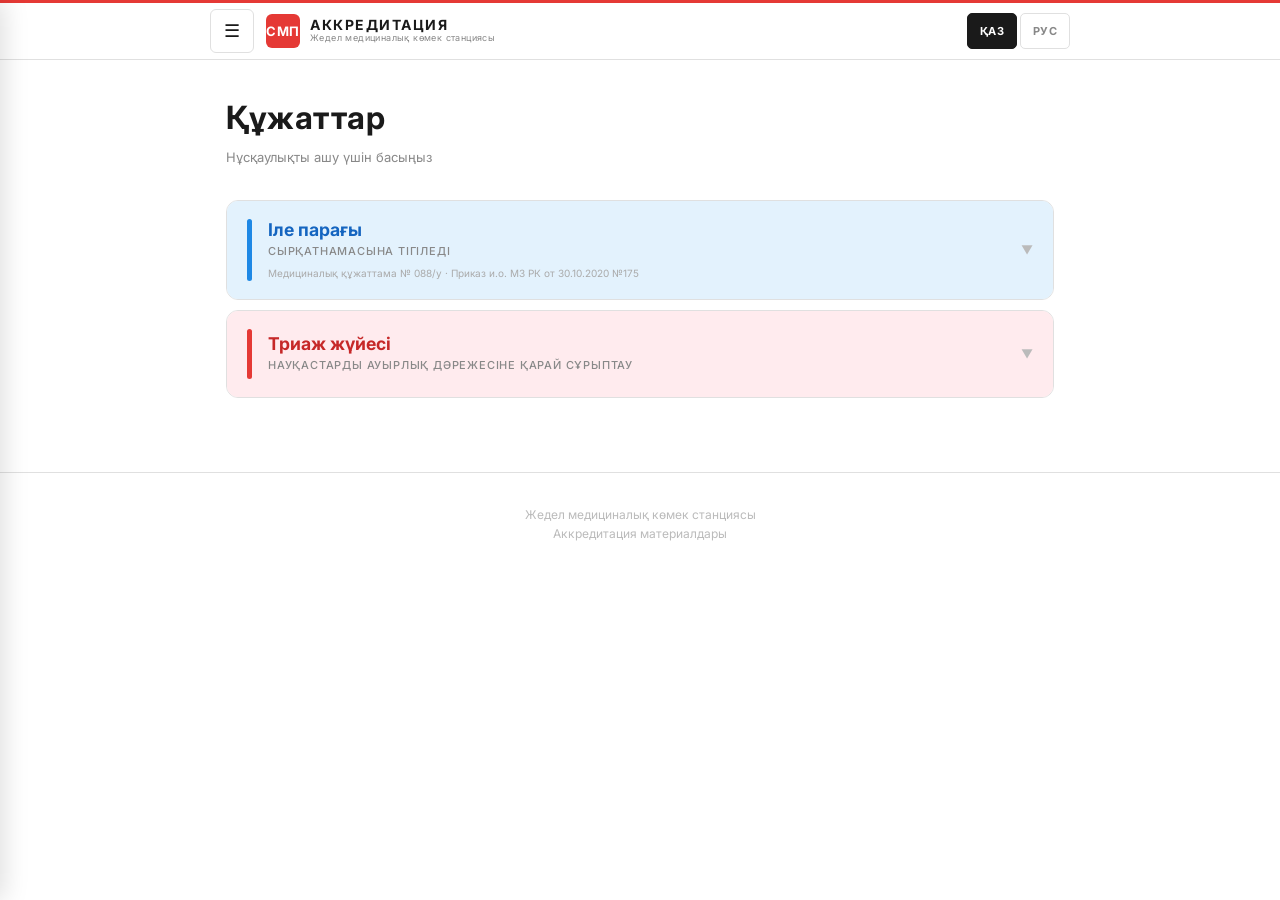
<file: documents.html>
<!DOCTYPE html>
<html lang="ru" data-lang="kaz">
<head>
  <meta charset="UTF-8" />
  <meta name="viewport" content="width=device-width, initial-scale=1.0" />
  <title>Құжаттар — СМП</title>
  <link rel="stylesheet" href="style.css" />
  <style>
    .proto-card {
      border-radius: 12px;
      overflow: hidden;
      margin-bottom: 10px;
      border: 1px solid var(--border);
    }

    .proto-header {
      display: flex;
      align-items: center;
      gap: 16px;
      padding: 18px 20px;
      cursor: pointer;
      user-select: none;
    }

    .proto-color-bar {
      width: 5px;
      border-radius: 3px;
      flex-shrink: 0;
      align-self: stretch;
      min-height: 50px;
    }

    .proto-names { flex: 1; }

    .proto-title {
      font-size: 1.1rem;
      font-weight: 700;
      line-height: 1.2;
    }

    .proto-subtitle {
      font-size: 11px;
      color: var(--muted);
      letter-spacing: 0.8px;
      text-transform: uppercase;
      font-weight: 500;
      margin-top: 3px;
    }

    .proto-ref {
      font-size: 10px;
      color: #aaa;
      margin-top: 4px;
    }

    .proto-body {
      display: none;
      border-top: 1px solid rgba(0,0,0,0.07);
      padding: 20px;
    }

    .proto-card.open .proto-body { display: block; animation: fadeIn 0.2s ease; }
    .proto-card.open .card-chevron { transform: rotate(180deg); }

    .proto-section-title {
      font-size: 10px;
      font-weight: 600;
      letter-spacing: 2px;
      text-transform: uppercase;
      color: #aaa;
      margin-bottom: 12px;
      padding-bottom: 8px;
      border-bottom: 1px solid rgba(0,0,0,0.08);
    }

    .proto-section-title.mt { margin-top: 20px; }

    /* Document metadata block */
    .doc-meta {
      background: rgba(255,255,255,0.6);
      border: 1px solid rgba(0,0,0,0.08);
      border-radius: 8px;
      padding: 14px 16px;
      margin-bottom: 16px;
    }

    .doc-meta-row {
      font-size: 12px;
      color: var(--text);
      padding: 5px 0;
      border-bottom: 1px solid rgba(0,0,0,0.05);
      line-height: 1.45;
    }

    .doc-meta-row:last-child { border-bottom: none; }

    .doc-meta-label {
      font-size: 10px;
      color: var(--muted);
      font-weight: 600;
      letter-spacing: 0.5px;
      text-transform: uppercase;
      margin-bottom: 2px;
    }

    /* Color zones */
    .color-zones { display: flex; flex-direction: column; gap: 0; }

    .color-zone {
      display: flex;
      gap: 14px;
      align-items: flex-start;
      padding: 12px 0;
      border-bottom: 1px solid rgba(0,0,0,0.06);
    }

    .color-zone:last-child { border-bottom: none; }

    .cz-dot {
      width: 18px;
      height: 18px;
      border-radius: 50%;
      flex-shrink: 0;
      margin-top: 2px;
    }

    .cz-label {
      font-size: 12px;
      font-weight: 700;
      color: var(--text);
      margin-bottom: 2px;
    }

    .cz-desc { font-size: 12px; color: var(--muted); line-height: 1.4; }

    /* Triage cards */
    .triage-list {
      display: flex;
      flex-direction: column;
      gap: 8px;
      margin-top: 4px;
    }

    .triage-item {
      border-radius: 8px;
      overflow: hidden;
      border-left: 4px solid transparent;
    }

    .ti-cat {
      display: flex;
      align-items: center;
      gap: 8px;
      padding: 10px 14px 5px;
      font-size: 12px;
      font-weight: 700;
      letter-spacing: 0.5px;
      text-transform: uppercase;
    }

    .ti-desc {
      padding: 2px 14px 6px;
      font-size: 12px;
      color: var(--text);
      line-height: 1.5;
    }

    .ti-examples {
      padding: 0 14px 10px;
      font-size: 11px;
      color: var(--muted);
      line-height: 1.5;
    }

    .ti-red { background: #fff5f5; border-left-color: #e53935; }
    .ti-red .ti-cat { color: #c62828; }
    .ti-yel { background: #fffde7; border-left-color: #f9a825; }
    .ti-yel .ti-cat { color: #e65100; }
    .ti-grn { background: #f1f8e9; border-left-color: #2e7d32; }
    .ti-grn .ti-cat { color: #1b5e20; }
    .ti-blk { background: #f5f5f5; border-left-color: #424242; }
    .ti-blk .ti-cat { color: #212121; }

    .triage-def {
      font-size: 12px;
      color: var(--text);
      line-height: 1.6;
      margin-bottom: 16px;
      padding: 12px 14px;
      background: rgba(255,255,255,0.5);
      border-radius: 8px;
      border: 1px solid rgba(0,0,0,0.07);
    }

    /* Notes */
    .note-red {
      margin-top: 14px;
      padding: 12px 14px;
      border-left: 4px solid #e53935;
      border-radius: 8px;
      font-size: 12px;
      color: var(--text);
      line-height: 1.55;
      background: rgba(229,57,53,0.07);
    }

    .note-red strong { color: #c62828; }

    .note-blu {
      margin-top: 10px;
      padding: 12px 14px;
      border-left: 4px solid #1e88e5;
      border-radius: 8px;
      font-size: 12px;
      color: var(--text);
      line-height: 1.55;
      background: rgba(30,136,229,0.07);
    }

    .note-blu strong {
      display: block;
      color: #1565c0;
      font-size: 11px;
      letter-spacing: 0.8px;
      text-transform: uppercase;
      margin-bottom: 5px;
    }

    /* Color variants */
    .pk-blu .proto-header,
    .pk-blu .proto-body { background: #e3f2fd; }
    .pk-blu .proto-color-bar { background: #1e88e5; }
    .pk-blu .proto-title { color: #1565c0; }

    .pk-red .proto-header,
    .pk-red .proto-body { background: #ffebee; }
    .pk-red .proto-color-bar { background: #e53935; }
    .pk-red .proto-title { color: #c62828; }

    @media (max-width: 600px) {
      .ti-cat { font-size: 11px; }
    }
  </style>
</head>
<body>

<header class="site-header">
  <div class="header-inner">
    <button class="nav-burger" onclick="toggleSidebar()">☰</button>
    <a class="logo" href="index.html">
      <div class="logo-badge">СМП</div>
      <div class="logo-text">
        <span class="logo-top">АККРЕДИТАЦИЯ</span>
        <span class="logo-sub" data-kaz="Жедел медициналық көмек станциясы" data-rus="Станция скорой медицинской помощи">Жедел медициналық көмек станциясы</span>
      </div>
    </a>
    <div class="lang-switch">
      <button class="lang-btn" data-lang="kaz" onclick="setLang('kaz')">ҚАЗ</button>
      <button class="lang-btn" data-lang="rus" onclick="setLang('rus')">РУС</button>
    </div>
  </div>
</header>

<div class="sidebar-overlay" onclick="closeSidebar()"></div>
<div class="sidebar" id="sidebar">
  <div class="sidebar-top">
    <span class="sidebar-brand">СМП · АККРЕДИТАЦИЯ</span>
    <button class="sidebar-close" onclick="closeSidebar()">✕</button>
  </div>
  <nav class="sidebar-nav">
    <a href="index.html"><span data-kaz="Басты бет" data-rus="Главная">Басты бет</span></a>
    <a href="codes.html"><span data-kaz="Кодтар" data-rus="Коды">Кодтар</span></a>
    <a href="protocols.html"><span data-kaz="Укладкалар" data-rus="Укладки">Укладкалар</span></a>
    <a href="sop.html"><span data-kaz="СОП" data-rus="СОП">СОП</span></a>
    <a href="sanepid.html"><span data-kaz="Санэпид" data-rus="Санэпид">Санэпид</span></a>
    <a href="documents.html" class="active"><span data-kaz="Құжаттар" data-rus="Документы">Құжаттар</span></a>
    <a href="prikazy.html"><span data-kaz="Бұйрықтар" data-rus="Приказы">Бұйрықтар</span></a>
  </nav>
</div>

<main class="page">

  <h1 class="page-title" data-kaz="Құжаттар" data-rus="Документы">Құжаттар</h1>
  <p class="page-subtitle" data-kaz="Нұсқаулықты ашу үшін басыңыз" data-rus="Нажмите для раскрытия">Нұсқаулықты ашу үшін басыңыз</p>

  <!-- ══════════ КАРТОЧКА 1: ІЛЕ ПАРАҒЫ ══════════ -->
  <div class="proto-card pk-blu" id="ile-paragi">
    <div class="proto-header" onclick="toggleProto(this)">
      <div class="proto-color-bar"></div>
      <div class="proto-names">
        <div class="proto-title" data-kaz="Іле парағы" data-rus="Сопроводительный лист">Іле парағы</div>
        <div class="proto-subtitle" data-kaz="сырқатнамасына тігіледі" data-rus="подшивается к истории болезни">сырқатнамасына тігіледі</div>
        <div class="proto-ref">Медициналық құжаттама № 088/у · Приказ и.о. МЗ РК от 30.10.2020 №175</div>
      </div>
      <span class="card-chevron">▼</span>
    </div>
    <div class="proto-body">

      <!-- KAZ version -->
      <div class="lb-kaz">
        <p class="proto-section-title">Құжат тақырыбы</p>
        <div class="doc-meta">
          <div class="doc-meta-row">
            <div class="doc-meta-label">Ұйым</div>
            Қазақстан Республикасы Денсаулық сақтау министрлігі
          </div>
          <div class="doc-meta-row">
            <div class="doc-meta-label">Медициналық құжаттама</div>
            № 088/у
          </div>
          <div class="doc-meta-row">
            <div class="doc-meta-label">Форма</div>
            КҰЖЖ бойынша үлгі / Код организации по ОКПО
          </div>
        </div>

        <p class="proto-section-title mt">Бланктің түс белгілері</p>
        <div class="color-zones">
          <div class="color-zone">
            <div class="cz-dot" style="background:#e53935;"></div>
            <div>
              <div class="cz-label">🔴 ҚЫЗЫЛ — Шұғыл</div>
              <div class="cz-desc">Өмірге қауіп төніп тұр, дереу медициналық көмек қажет</div>
            </div>
          </div>
          <div class="color-zone">
            <div class="cz-dot" style="background:#f9a825;"></div>
            <div>
              <div class="cz-label">🟡 САРЫ — Кезектілікпен</div>
              <div class="cz-desc">Жағдай тұрақсыз бірақ критикалық емес, күте алады</div>
            </div>
          </div>
          <div class="color-zone">
            <div class="cz-dot" style="background:#43a047;"></div>
            <div>
              <div class="cz-label">🟢 ЖАСЫЛ — Шұғыл емес</div>
              <div class="cz-desc">Жағдай тұрақты, жоспарлы медициналық көмек</div>
            </div>
          </div>
        </div>
      </div>

      <!-- RUS version -->
      <div class="lb-rus">
        <p class="proto-section-title">Шапка документа</p>
        <div class="doc-meta">
          <div class="doc-meta-row">
            <div class="doc-meta-label">Организация</div>
            Министерство здравоохранения Республики Казахстан
          </div>
          <div class="doc-meta-row">
            <div class="doc-meta-label">Медицинская документация</div>
            № 088/у
          </div>
          <div class="doc-meta-row">
            <div class="doc-meta-label">Форма</div>
            Код организации по ОКПО
          </div>
        </div>

        <p class="proto-section-title mt">Цветовая маркировка бланка</p>
        <div class="color-zones">
          <div class="color-zone">
            <div class="cz-dot" style="background:#e53935;"></div>
            <div>
              <div class="cz-label">🔴 КРАСНЫЙ — Экстренный</div>
              <div class="cz-desc">Угроза жизни, требует немедленной медицинской помощи</div>
            </div>
          </div>
          <div class="color-zone">
            <div class="cz-dot" style="background:#f9a825;"></div>
            <div>
              <div class="cz-label">🟡 ЖЁЛТЫЙ — Срочный</div>
              <div class="cz-desc">Состояние нестабильное но не критическое, может подождать</div>
            </div>
          </div>
          <div class="color-zone">
            <div class="cz-dot" style="background:#43a047;"></div>
            <div>
              <div class="cz-label">🟢 ЗЕЛЁНЫЙ — Несрочный</div>
              <div class="cz-desc">Состояние стабильное, плановая медицинская помощь</div>
            </div>
          </div>
        </div>
      </div>

    </div>
  </div>

  <!-- ══════════ КАРТОЧКА 2: ТРИАЖ ══════════ -->
  <div class="proto-card pk-red" id="triage">
    <div class="proto-header" onclick="toggleProto(this)">
      <div class="proto-color-bar"></div>
      <div class="proto-names">
        <div class="proto-title" data-kaz="Триаж жүйесі" data-rus="Система триаж">Триаж жүйесі</div>
        <div class="proto-subtitle" data-kaz="Науқастарды ауырлық дәрежесіне қарай сұрыптау" data-rus="Сортировка пациентов по степени тяжести">Науқастарды ауырлық дәрежесіне қарай сұрыптау</div>
      </div>
      <span class="card-chevron">▼</span>
    </div>
    <div class="proto-body">

      <!-- KAZ version -->
      <div class="lb-kaz">
        <div class="triage-def">
          Триаж — науқастарды медициналық көмек кезектілігін анықтау үшін ауырлық дәрежесіне қарай сұрыптау жүйесі.
        </div>

        <p class="proto-section-title">4 санат</p>

        <div class="triage-list">
          <div class="triage-item ti-red">
            <div class="ti-cat">🔴 ҚЫЗЫЛ — Шұғыл</div>
            <div class="ti-desc">Өмірге қауіп төніп тұр. Дереу көмек қажет.</div>
            <div class="ti-examples">Мысалдар: жүрек тоқтауы, тыныс алудың тоқтауы, ауыр шок, есін жоғалту</div>
          </div>
          <div class="triage-item ti-yel">
            <div class="ti-cat">🟡 САРЫ — Кезектілікпен</div>
            <div class="ti-desc">Жағдай тұрақсыз бірақ критикалық емес. 30 минутқа дейін күте алады.</div>
            <div class="ti-examples">Мысалдар: сынықтар, орташа ауырлықтағы жарақаттар, ауырсыну синдромы</div>
          </div>
          <div class="triage-item ti-grn">
            <div class="ti-cat">🟢 ЖАСЫЛ — Шұғыл емес</div>
            <div class="ti-desc">Жағдай тұрақты. Жоспарлы көмек.</div>
            <div class="ti-examples">Мысалдар: жеңіл жарақаттар, суық тию, созылмалы аурулардың асқынуы</div>
          </div>
          <div class="triage-item ti-blk">
            <div class="ti-cat">⬛ ҚАРА</div>
            <div class="ti-desc">Өлім немесе өмірмен сыйыспайтын жарақаттар. Реанимация мүмкін емес.</div>
          </div>
        </div>
      </div>

      <!-- RUS version -->
      <div class="lb-rus">
        <div class="triage-def">
          Триаж — система сортировки пациентов по степени тяжести для определения очерёдности оказания медицинской помощи.
        </div>

        <p class="proto-section-title">4 категории</p>

        <div class="triage-list">
          <div class="triage-item ti-red">
            <div class="ti-cat">🔴 КРАСНЫЙ — Экстренный</div>
            <div class="ti-desc">Угроза жизни. Помощь немедленно.</div>
            <div class="ti-examples">Примеры: остановка сердца, остановка дыхания, тяжёлый шок, потеря сознания</div>
          </div>
          <div class="triage-item ti-yel">
            <div class="ti-cat">🟡 ЖЁЛТЫЙ — Срочный</div>
            <div class="ti-desc">Состояние нестабильное но не критическое. Может ждать до 30 минут.</div>
            <div class="ti-examples">Примеры: переломы, травмы средней тяжести, болевой синдром</div>
          </div>
          <div class="triage-item ti-grn">
            <div class="ti-cat">🟢 ЗЕЛЁНЫЙ — Несрочный</div>
            <div class="ti-desc">Состояние стабильное. Плановая помощь.</div>
            <div class="ti-examples">Примеры: лёгкие травмы, ОРВИ, обострение хронических заболеваний</div>
          </div>
          <div class="triage-item ti-blk">
            <div class="ti-cat">⬛ ЧЁРНЫЙ</div>
            <div class="ti-desc">Смерть или травмы несовместимые с жизнью. Реанимация нецелесообразна.</div>
          </div>
        </div>
      </div>

    </div>
  </div>

</main>

<footer>
  <span data-kaz="Жедел медициналық көмек станциясы" data-rus="Станция скорой медицинской помощи">Жедел медициналық көмек станциясы</span>
  <br>
  <span data-kaz="Аккредитация материалдары" data-rus="Материалы аккредитации">Аккредитация материалдары</span>
</footer>

<script src="lang.js"></script>
<script>
  function toggleProto(header) {
    const card = header.closest('.proto-card');
    card.classList.toggle('open');
  }

  window.addEventListener('DOMContentLoaded', () => {
    initLang();
    const hash = window.location.hash.replace('#', '');
    if (hash) {
      const target = document.getElementById(hash);
      if (target) {
        target.classList.add('open');
        setTimeout(() => target.scrollIntoView({ behavior: 'smooth', block: 'start' }), 100);
      }
    }
  });
</script>

</body>
</html>
</file>
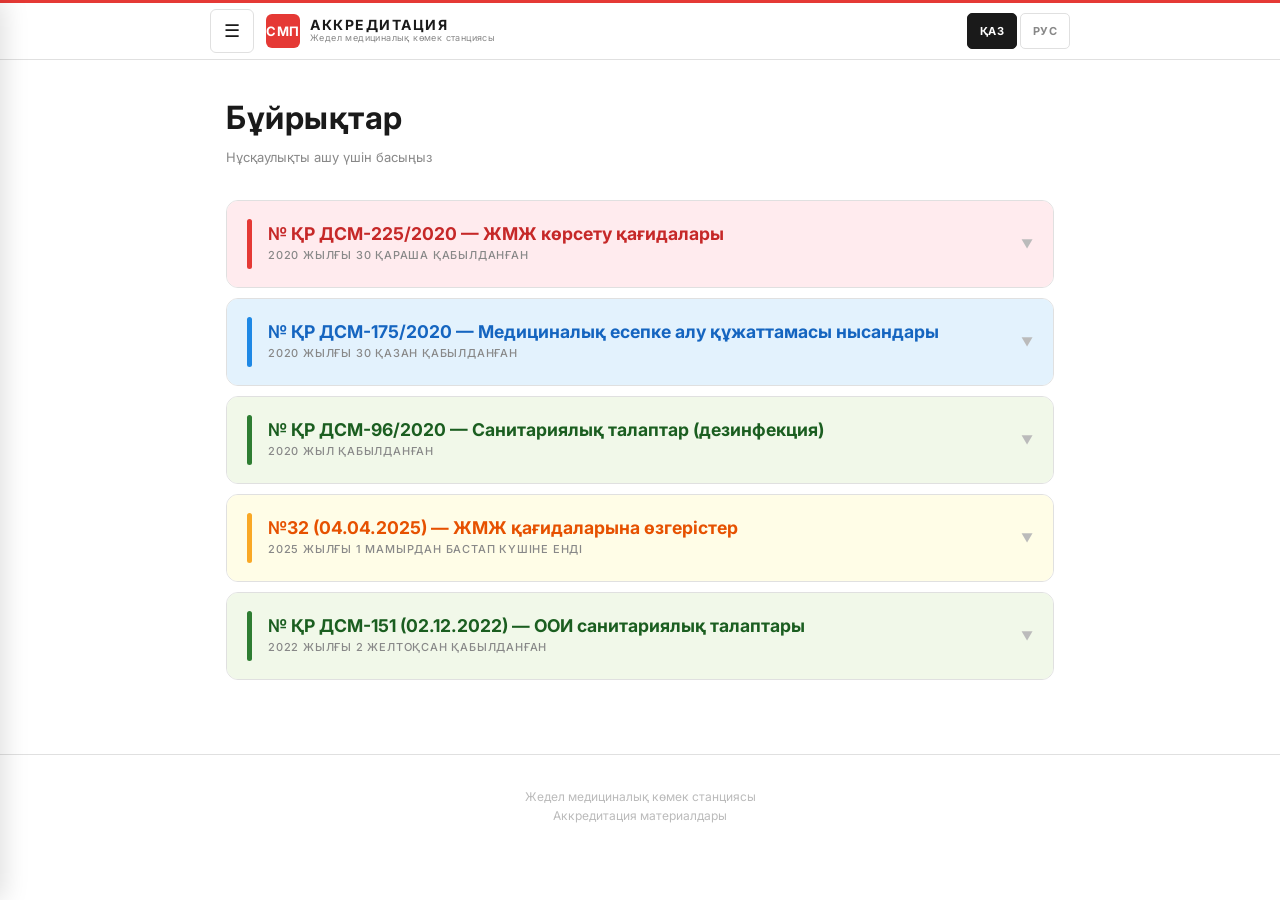
<file: prikazy.html>
<!DOCTYPE html>
<html lang="ru" data-lang="kaz">
<head>
  <meta charset="UTF-8" />
  <meta name="viewport" content="width=device-width, initial-scale=1.0" />
  <title>Бұйрықтар — СМП</title>
  <link rel="stylesheet" href="style.css" />
  <style>
    .proto-card {
      border-radius: 12px;
      overflow: hidden;
      margin-bottom: 10px;
      border: 1px solid var(--border);
    }

    .proto-header {
      display: flex;
      align-items: center;
      gap: 16px;
      padding: 18px 20px;
      cursor: pointer;
      user-select: none;
    }

    .proto-color-bar {
      width: 5px;
      border-radius: 3px;
      flex-shrink: 0;
      align-self: stretch;
      min-height: 50px;
    }

    .proto-names { flex: 1; }

    .proto-title {
      font-size: 1.1rem;
      font-weight: 700;
      line-height: 1.2;
    }

    .proto-subtitle {
      font-size: 11px;
      color: var(--muted);
      letter-spacing: 0.8px;
      text-transform: uppercase;
      font-weight: 500;
      margin-top: 3px;
    }

    .proto-ref {
      font-size: 10px;
      color: #aaa;
      margin-top: 4px;
    }

    .proto-body {
      display: none;
      border-top: 1px solid rgba(0,0,0,0.07);
      padding: 20px;
    }

    .proto-card.open .proto-body { display: block; animation: fadeIn 0.2s ease; }
    .proto-card.open .card-chevron { transform: rotate(180deg); }

    .proto-section-title {
      font-size: 10px;
      font-weight: 600;
      letter-spacing: 2px;
      text-transform: uppercase;
      color: #aaa;
      margin-bottom: 12px;
      padding-bottom: 8px;
      border-bottom: 1px solid rgba(0,0,0,0.08);
    }

    .proto-section-title.mt { margin-top: 20px; }

    /* Prikaz metadata block */
    .prikaz-meta {
      background: rgba(255,255,255,0.6);
      border: 1px solid rgba(0,0,0,0.08);
      border-radius: 8px;
      padding: 12px 16px;
      margin-bottom: 16px;
    }

    .prikaz-meta-row {
      font-size: 12px;
      color: var(--text);
      padding: 5px 0;
      border-bottom: 1px solid rgba(0,0,0,0.05);
      line-height: 1.5;
    }

    .prikaz-meta-row:last-child { border-bottom: none; }

    .prikaz-meta-label {
      font-size: 10px;
      color: var(--muted);
      font-weight: 600;
      letter-spacing: 0.5px;
      text-transform: uppercase;
      margin-bottom: 2px;
    }

    /* Prikaz bullet list */
    .prikaz-list {
      list-style: none;
      display: flex;
      flex-direction: column;
      gap: 5px;
    }

    .prikaz-list li {
      font-size: 12px;
      padding: 8px 12px;
      border-radius: 6px;
      background: rgba(255,255,255,0.5);
      border: 1px solid rgba(0,0,0,0.07);
      line-height: 1.5;
      display: flex;
      gap: 8px;
    }

    .prikaz-list li::before {
      content: '—';
      flex-shrink: 0;
      color: var(--muted);
    }

    /* Color variants */
    .pk-red .proto-header,
    .pk-red .proto-body { background: #ffebee; }
    .pk-red .proto-color-bar { background: #e53935; }
    .pk-red .proto-title { color: #c62828; }

    .pk-blu .proto-header,
    .pk-blu .proto-body { background: #e3f2fd; }
    .pk-blu .proto-color-bar { background: #1e88e5; }
    .pk-blu .proto-title { color: #1565c0; }

    .pk-grn .proto-header,
    .pk-grn .proto-body { background: #f1f8e9; }
    .pk-grn .proto-color-bar { background: #2e7d32; }
    .pk-grn .proto-title { color: #1b5e20; }

    .pk-yel .proto-header,
    .pk-yel .proto-body { background: #fffde7; }
    .pk-yel .proto-color-bar { background: #f9a825; }
    .pk-yel .proto-title { color: #e65100; }

    @media (max-width: 600px) {
      .proto-title { font-size: 0.95rem; }
    }
  </style>
</head>
<body>

<header class="site-header">
  <div class="header-inner">
    <button class="nav-burger" onclick="toggleSidebar()">☰</button>
    <a class="logo" href="index.html">
      <div class="logo-badge">СМП</div>
      <div class="logo-text">
        <span class="logo-top">АККРЕДИТАЦИЯ</span>
        <span class="logo-sub" data-kaz="Жедел медициналық көмек станциясы" data-rus="Станция скорой медицинской помощи">Жедел медициналық көмек станциясы</span>
      </div>
    </a>
    <div class="lang-switch">
      <button class="lang-btn" data-lang="kaz" onclick="setLang('kaz')">ҚАЗ</button>
      <button class="lang-btn" data-lang="rus" onclick="setLang('rus')">РУС</button>
    </div>
  </div>
</header>

<div class="sidebar-overlay" onclick="closeSidebar()"></div>
<div class="sidebar" id="sidebar">
  <div class="sidebar-top">
    <span class="sidebar-brand">СМП · АККРЕДИТАЦИЯ</span>
    <button class="sidebar-close" onclick="closeSidebar()">✕</button>
  </div>
  <nav class="sidebar-nav">
    <a href="index.html"><span data-kaz="Басты бет" data-rus="Главная">Басты бет</span></a>
    <a href="codes.html"><span data-kaz="Кодтар" data-rus="Коды">Кодтар</span></a>
    <a href="protocols.html"><span data-kaz="Укладкалар" data-rus="Укладки">Укладкалар</span></a>
    <a href="sop.html"><span data-kaz="СОП" data-rus="СОП">СОП</span></a>
    <a href="sanepid.html"><span data-kaz="Санэпид" data-rus="Санэпид">Санэпид</span></a>
    <a href="documents.html"><span data-kaz="Құжаттар" data-rus="Документы">Құжаттар</span></a>
    <a href="prikazy.html" class="active"><span data-kaz="Бұйрықтар" data-rus="Приказы">Бұйрықтар</span></a>
  </nav>
</div>

<main class="page">

  <h1 class="page-title" data-kaz="Бұйрықтар" data-rus="Приказы">Бұйрықтар</h1>
  <p class="page-subtitle" data-kaz="Нұсқаулықты ашу үшін басыңыз" data-rus="Нажмите для раскрытия">Нұсқаулықты ашу үшін басыңыз</p>

  <!-- ══════════ КАРТОЧКА 1: № ҚР ДСМ-225/2020 ══════════ -->
  <div class="proto-card pk-red" id="prikaz-225">
    <div class="proto-header" onclick="toggleProto(this)">
      <div class="proto-color-bar"></div>
      <div class="proto-names">
        <div class="proto-title"
          data-kaz="№ ҚР ДСМ-225/2020 — ЖМЖ көрсету қағидалары"
          data-rus="№ ҚР ДСМ-225/2020 — Правила оказания СМП">№ ҚР ДСМ-225/2020 — ЖМЖ көрсету қағидалары</div>
        <div class="proto-subtitle"
          data-kaz="2020 жылғы 30 қараша қабылданған"
          data-rus="Принят 30 ноября 2020 года">2020 жылғы 30 қараша қабылданған</div>
      </div>
      <span class="card-chevron">▼</span>
    </div>
    <div class="proto-body">

      <!-- KAZ -->
      <div class="lb-kaz">
        <div class="prikaz-meta">
          <div class="prikaz-meta-row">
            <div class="prikaz-meta-label">Қабылданған</div>
            2020 жылғы 30 қараша
          </div>
          <div class="prikaz-meta-row">
            <div class="prikaz-meta-label">Не реттейді</div>
            Қазақстан Республикасында медициналық авиацияны тарта отырып жедел медициналық жәрдем көрсету қағидалары
          </div>
        </div>

        <p class="proto-section-title">СМП үшін маңызды</p>
        <ul class="prikaz-list">
          <li>Шақырту санаттары — 4 санат (1-шұғыл, 2-жедел, 3-күтімді, 4-жоспарлы)</li>
          <li>1-санат: шақыртуды өңдеу — 5 минут, жетіп баруы — 10 минут</li>
          <li>Бригада құрамы: фельдшерлік және мамандандырылған (дәрігерлік)</li>
          <li>Іле парағы (форма №088/у) — міндетті құжат</li>
          <li>Бригадалар СЖМЖ-ның кезекші аға дәрігеріне бағынады</li>
          <li>«103» нөміріне қоңырау — тегін</li>
        </ul>
      </div>

      <!-- RUS -->
      <div class="lb-rus">
        <div class="prikaz-meta">
          <div class="prikaz-meta-row">
            <div class="prikaz-meta-label">Принят</div>
            30 ноября 2020 года
          </div>
          <div class="prikaz-meta-row">
            <div class="prikaz-meta-label">Регулирует</div>
            Правила оказания скорой медицинской помощи в РК, в том числе с привлечением медицинской авиации
          </div>
        </div>

        <p class="proto-section-title">Важно для СМП</p>
        <ul class="prikaz-list">
          <li>Категории вызовов — 4 категории (1-экстренная, 2-срочная, 3-неотложная, 4-плановая)</li>
          <li>1-я категория: обработка вызова — 5 минут, прибытие — 10 минут</li>
          <li>Состав бригад: фельдшерские и специализированные (врачебные)</li>
          <li>Сопроводительный лист (форма №088/у) — обязательный документ</li>
          <li>Бригады подчиняются старшему врачу смены ССМП</li>
          <li>Звонок на «103» — бесплатно</li>
        </ul>
      </div>

    </div>
  </div>

  <!-- ══════════ КАРТОЧКА 2: № ҚР ДСМ-175/2020 ══════════ -->
  <div class="proto-card pk-blu" id="prikaz-175">
    <div class="proto-header" onclick="toggleProto(this)">
      <div class="proto-color-bar"></div>
      <div class="proto-names">
        <div class="proto-title"
          data-kaz="№ ҚР ДСМ-175/2020 — Медициналық есепке алу құжаттамасы нысандары"
          data-rus="№ ҚР ДСМ-175/2020 — Формы учётной медицинской документации">№ ҚР ДСМ-175/2020 — Медициналық есепке алу құжаттамасы нысандары</div>
        <div class="proto-subtitle"
          data-kaz="2020 жылғы 30 қазан қабылданған"
          data-rus="Принят 30 октября 2020 года">2020 жылғы 30 қазан қабылданған</div>
      </div>
      <span class="card-chevron">▼</span>
    </div>
    <div class="proto-body">

      <!-- KAZ -->
      <div class="lb-kaz">
        <div class="prikaz-meta">
          <div class="prikaz-meta-row">
            <div class="prikaz-meta-label">Қабылданған</div>
            2020 жылғы 30 қазан
          </div>
          <div class="prikaz-meta-row">
            <div class="prikaz-meta-label">Не реттейді</div>
            Денсаулық сақтау саласындағы есепке алу құжаттамасының нысандары
          </div>
        </div>

        <p class="proto-section-title">СМП үшін маңызды нысандар</p>
        <ul class="prikaz-list">
          <li>№088/у — Іле парағы (сырқатнамасына тігіледі)</li>
          <li>№088-1/у — Іле парағының талоны (науқасты шығарғаннан кейін жедел жәрдем станциясына қайтарылады)</li>
          <li>№109/у — Шақыртуларды тіркеу журналы</li>
          <li>№110/у — Жедел жәрдем бригадасының шақырту картасы</li>
          <li>№113/у — Жүкті әйелдің алмасу-хабарлама картасы</li>
        </ul>
      </div>

      <!-- RUS -->
      <div class="lb-rus">
        <div class="prikaz-meta">
          <div class="prikaz-meta-row">
            <div class="prikaz-meta-label">Принят</div>
            30 октября 2020 года
          </div>
          <div class="prikaz-meta-row">
            <div class="prikaz-meta-label">Регулирует</div>
            Формы учётной документации в области здравоохранения
          </div>
        </div>

        <p class="proto-section-title">Важные формы для СМП</p>
        <ul class="prikaz-list">
          <li>№088/у — Сопроводительный лист (подшивается к истории болезни)</li>
          <li>№088-1/у — Талон к сопроводительному листу (после выписки/смерти возвращается на станцию СМП)</li>
          <li>№109/у — Журнал регистрации вызовов</li>
          <li>№110/у — Карта вызова бригады скорой медпомощи</li>
          <li>№113/у — Обменно-уведомительная карта беременной</li>
        </ul>
      </div>

    </div>
  </div>

  <!-- ══════════ КАРТОЧКА 3: № ҚР ДСМ-96/2020 ══════════ -->
  <div class="proto-card pk-grn" id="prikaz-96">
    <div class="proto-header" onclick="toggleProto(this)">
      <div class="proto-color-bar"></div>
      <div class="proto-names">
        <div class="proto-title"
          data-kaz="№ ҚР ДСМ-96/2020 — Санитариялық талаптар (дезинфекция)"
          data-rus="№ ҚР ДСМ-96/2020 — Санитарные требования (дезинфекция)">№ ҚР ДСМ-96/2020 — Санитариялық талаптар (дезинфекция)</div>
        <div class="proto-subtitle"
          data-kaz="2020 жыл қабылданған"
          data-rus="Принят в 2020 году">2020 жыл қабылданған</div>
      </div>
      <span class="card-chevron">▼</span>
    </div>
    <div class="proto-body">

      <!-- KAZ -->
      <div class="lb-kaz">
        <div class="prikaz-meta">
          <div class="prikaz-meta-row">
            <div class="prikaz-meta-label">Қабылданған</div>
            2020 жыл
          </div>
          <div class="prikaz-meta-row">
            <div class="prikaz-meta-label">Не реттейді</div>
            Медициналық ұйымдарда дезинфекция, зарарсыздандыру және зарарсыздандыру шараларына қойылатын санитариялық-эпидемиологиялық талаптар
          </div>
        </div>

        <p class="proto-section-title">СМП үшін маңызды</p>
        <ul class="prikaz-list">
          <li>Тазалау инвентарын түсіне қарай белгілеу — бір ұйым ішінде БІРІҢҒАЙ болуы керек</li>
          <li>🔵 КӨК — палаталар, кабинеттер, холлдар</li>
          <li>🔴 ҚЫЗЫЛ — санитарлық бөлмелер, дәретханалар, лас аймақтар</li>
          <li>🟢 ЖАСЫЛ — операциялық, процедуралық, стерильді аймақтар</li>
          <li>🟡 САРЫ — жалпы тазалауға арналған инвентарь</li>
          <li>Автокөлікті жалпы тазалау — смена сайын, ағымдағы тазалау — әрбір науқастан кейін</li>
          <li>Медициналық қалдықтар: А класс (қара), Б класс (сары), В класс (қызыл), Г класс (ақ)</li>
        </ul>
      </div>

      <!-- RUS -->
      <div class="lb-rus">
        <div class="prikaz-meta">
          <div class="prikaz-meta-row">
            <div class="prikaz-meta-label">Принят</div>
            2020 год
          </div>
          <div class="prikaz-meta-row">
            <div class="prikaz-meta-label">Регулирует</div>
            Санитарно-эпидемиологические требования к дезинфекции, стерилизации и дезинсекции в медицинских организациях
          </div>
        </div>

        <p class="proto-section-title">Важно для СМП</p>
        <ul class="prikaz-list">
          <li>Цветовая маркировка уборочного инвентаря — должна быть ЕДИНОЙ во всей организации</li>
          <li>🔵 СИНИЙ — палаты, кабинеты, коридоры, холлы</li>
          <li>🔴 КРАСНЫЙ — санузлы, санитарные комнаты, грязные зоны</li>
          <li>🟢 ЗЕЛЁНЫЙ — операционные, процедурные, стерильные зоны</li>
          <li>🟡 ЖЁЛТЫЙ — инвентарь для генеральных уборок</li>
          <li>Генеральная уборка автомобиля — каждую смену, текущая — после каждого пациента</li>
          <li>Медицинские отходы: класс А (чёрный), класс Б (жёлтый), класс В (красный), класс Г (белый)</li>
        </ul>
      </div>

    </div>
  </div>

  <!-- ══════════ КАРТОЧКА 4: №32 (04.04.2025) ══════════ -->
  <div class="proto-card pk-yel" id="prikaz-32">
    <div class="proto-header" onclick="toggleProto(this)">
      <div class="proto-color-bar"></div>
      <div class="proto-names">
        <div class="proto-title"
          data-kaz="№32 (04.04.2025) — ЖМЖ қағидаларына өзгерістер"
          data-rus="№32 (04.04.2025) — Изменения в правила оказания СМП">№32 (04.04.2025) — ЖМЖ қағидаларына өзгерістер</div>
        <div class="proto-subtitle"
          data-kaz="2025 жылғы 1 мамырдан бастап күшіне енді"
          data-rus="Вступил в силу с 1 мая 2025 года">2025 жылғы 1 мамырдан бастап күшіне енді</div>
      </div>
      <span class="card-chevron">▼</span>
    </div>
    <div class="proto-body">

      <!-- KAZ -->
      <div class="lb-kaz">
        <div class="prikaz-meta">
          <div class="prikaz-meta-row">
            <div class="prikaz-meta-label">Қабылданған</div>
            2025 жылғы 4 сәуір
          </div>
          <div class="prikaz-meta-row">
            <div class="prikaz-meta-label">Күшіне ену күні</div>
            2025 жылғы 1 мамыр
          </div>
          <div class="prikaz-meta-row">
            <div class="prikaz-meta-label">Не реттейді</div>
            № ҚР ДСМ-225/2020 бұйрығына өзгерістер
          </div>
        </div>

        <p class="proto-section-title">СМП үшін маңызды өзгерістер</p>
        <ul class="prikaz-list">
          <li>Шақырту санаттарының анықтамасы нақтыланды</li>
          <li>Бригада жетіп баруының уақыт нормативтері жаңартылды</li>
          <li>Медициналық авиацияны тарту шарттары өзгертілді</li>
          <li>2025 жылғы 1 мамырдан бастап күшіне енді</li>
        </ul>
      </div>

      <!-- RUS -->
      <div class="lb-rus">
        <div class="prikaz-meta">
          <div class="prikaz-meta-row">
            <div class="prikaz-meta-label">Принят</div>
            4 апреля 2025 года
          </div>
          <div class="prikaz-meta-row">
            <div class="prikaz-meta-label">Вступил в силу</div>
            с 1 мая 2025 года
          </div>
          <div class="prikaz-meta-row">
            <div class="prikaz-meta-label">Регулирует</div>
            Внесение изменений в приказ № ҚР ДСМ-225/2020
          </div>
        </div>

        <p class="proto-section-title">Важные изменения для СМП</p>
        <ul class="prikaz-list">
          <li>Уточнены определения категорий вызовов</li>
          <li>Обновлены временные нормативы прибытия бригад</li>
          <li>Изменены условия привлечения медицинской авиации</li>
          <li>Действует с 1 мая 2025 года</li>
        </ul>
      </div>

    </div>
  </div>

  <!-- ══════════ КАРТОЧКА 5: № ҚР ДСМ-151 (02.12.2022) ══════════ -->
  <div class="proto-card pk-grn" id="prikaz-151">
    <div class="proto-header" onclick="toggleProto(this)">
      <div class="proto-color-bar"></div>
      <div class="proto-names">
        <div class="proto-title"
          data-kaz="№ ҚР ДСМ-151 (02.12.2022) — ООИ санитариялық талаптары"
          data-rus="№ ҚР ДСМ-151 (02.12.2022) — Санитарные правила по ООИ">№ ҚР ДСМ-151 (02.12.2022) — ООИ санитариялық талаптары</div>
        <div class="proto-subtitle"
          data-kaz="2022 жылғы 2 желтоқсан қабылданған"
          data-rus="Принят 2 декабря 2022 года">2022 жылғы 2 желтоқсан қабылданған</div>
      </div>
      <span class="card-chevron">▼</span>
    </div>
    <div class="proto-body">

      <!-- KAZ -->
      <div class="lb-kaz">
        <div class="prikaz-meta">
          <div class="prikaz-meta-row">
            <div class="prikaz-meta-label">Қабылданған</div>
            2022 жылғы 2 желтоқсан
          </div>
          <div class="prikaz-meta-row">
            <div class="prikaz-meta-label">Не реттейді</div>
            Індетке қарсы санитариялық-эпидемиологиялық талаптар — оба, тырысқақ ауруларының алдын алу
          </div>
        </div>

        <p class="proto-section-title">СМП үшін маңызды</p>
        <ul class="prikaz-list">
          <li>Ерекше қауіпті инфекция (ЕҚИ) күдігі бар науқасты тасымалдау ережелері</li>
          <li>Бригада мүшелері ЖҚС (жеке қорғану сұлбасы) кию міндетті</li>
          <li>Обаға күдік: дереу 103, СЭС, №2 қорғаныш костюмі</li>
          <li>Тырысқаққа күдік: ауруды оқшаулау, ас қорыту жолынан материал алу</li>
          <li>Автокөлікті тасымалдаудан кейін дезинфекциялау — міндетті</li>
          <li>Іс-қимыл реті: оқшаулау → хабарлау → дезинфекция → материал алу</li>
        </ul>
      </div>

      <!-- RUS -->
      <div class="lb-rus">
        <div class="prikaz-meta">
          <div class="prikaz-meta-row">
            <div class="prikaz-meta-label">Принят</div>
            2 декабря 2022 года
          </div>
          <div class="prikaz-meta-row">
            <div class="prikaz-meta-label">Регулирует</div>
            Санитарно-эпидемиологические требования к организации противоэпидемических мероприятий по предупреждению особо опасных инфекций — чума, холера
          </div>
        </div>

        <p class="proto-section-title">Важно для СМП</p>
        <ul class="prikaz-list">
          <li>Правила транспортировки пациента с подозрением на ООИ</li>
          <li>Члены бригады обязаны надеть защитный костюм (СИЗ)</li>
          <li>Подозрение на чуму: немедленно сообщить 103, СЭС, защитный костюм №2</li>
          <li>Подозрение на холеру: изоляция больного, забор материала из ЖКТ</li>
          <li>Дезинфекция автомобиля после транспортировки — обязательна</li>
          <li>Порядок действий: изоляция → оповещение → дезинфекция → забор материала</li>
        </ul>
      </div>

    </div>
  </div>

</main>

<footer>
  <span data-kaz="Жедел медициналық көмек станциясы" data-rus="Станция скорой медицинской помощи">Жедел медициналық көмек станциясы</span>
  <br>
  <span data-kaz="Аккредитация материалдары" data-rus="Материалы аккредитации">Аккредитация материалдары</span>
</footer>

<script src="lang.js"></script>
<script>
  function toggleProto(header) {
    const card = header.closest('.proto-card');
    card.classList.toggle('open');
  }

  window.addEventListener('DOMContentLoaded', () => {
    initLang();
    const hash = window.location.hash.replace('#', '');
    if (hash) {
      const target = document.getElementById(hash);
      if (target) {
        target.classList.add('open');
        setTimeout(() => target.scrollIntoView({ behavior: 'smooth', block: 'start' }), 100);
      }
    }
  });
</script>

</body>
</html>
</file>
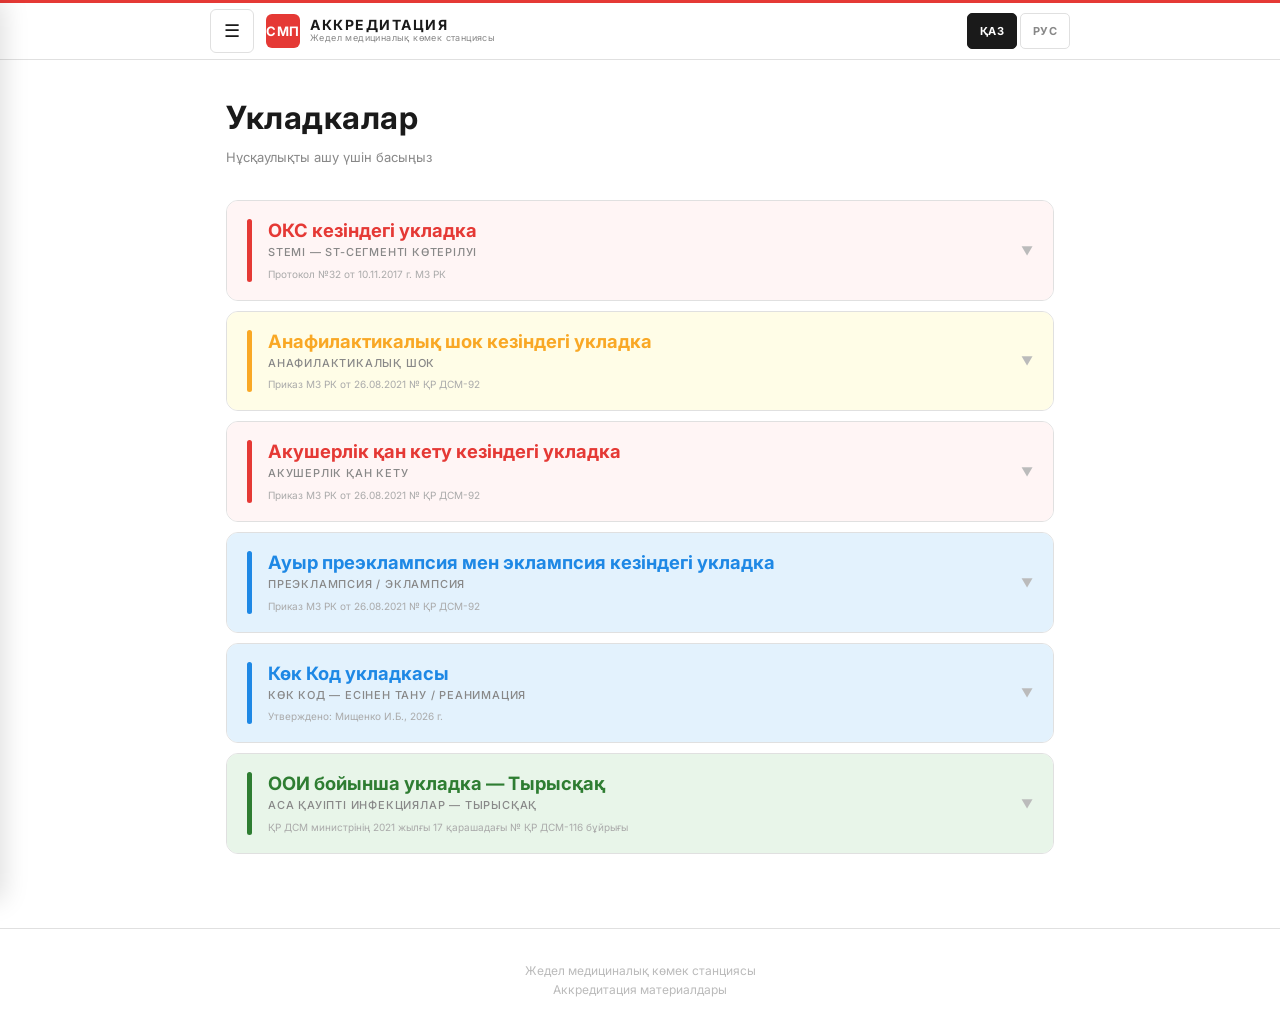
<file: protocols.html>
<!DOCTYPE html>
<html lang="ru" data-lang="kaz">
<head>
  <meta charset="UTF-8" />
  <meta name="viewport" content="width=device-width, initial-scale=1.0" />
  <title>Укладкалар — СМП</title>
  <link rel="stylesheet" href="style.css" />
  <style>
    .proto-card {
      border-radius: 12px;
      overflow: hidden;
      margin-bottom: 10px;
      border: 1px solid var(--border);
    }

    .proto-header {
      display: flex;
      align-items: center;
      gap: 16px;
      padding: 18px 20px;
      cursor: pointer;
      user-select: none;
      background: #fff5f5;
    }

    .proto-color-bar {
      width: 5px;
      border-radius: 3px;
      flex-shrink: 0;
      align-self: stretch;
      min-height: 50px;
      background: #e53935;
    }

    .proto-names { flex: 1; }

    .proto-title {
      font-size: 1.15rem;
      font-weight: 700;
      color: #e53935;
      line-height: 1.2;
    }

    .proto-subtitle {
      font-size: 11px;
      color: var(--muted);
      letter-spacing: 0.8px;
      text-transform: uppercase;
      font-weight: 500;
      margin-top: 3px;
    }

    .proto-ref {
      font-size: 10px;
      color: #aaa;
      margin-top: 4px;
    }

    .proto-body {
      display: none;
      border-top: 1px solid rgba(0,0,0,0.07);
      padding: 20px;
      background: #fff5f5;
    }

    .proto-card.open .proto-body { display: block; animation: fadeIn 0.2s ease; }
    .proto-card.open .card-chevron { transform: rotate(180deg); }

    .proto-section-title {
      font-size: 10px;
      font-weight: 600;
      letter-spacing: 2px;
      text-transform: uppercase;
      color: #aaa;
      margin-bottom: 12px;
      padding-bottom: 8px;
      border-bottom: 1px solid rgba(0,0,0,0.08);
    }

    .drug-list {
      list-style: none;
      display: flex;
      flex-direction: column;
    }

    .drug-list li {
      display: flex;
      justify-content: space-between;
      align-items: baseline;
      gap: 12px;
      padding: 9px 0;
      border-bottom: 1px solid rgba(0,0,0,0.06);
      font-size: 13px;
      color: var(--text);
    }

    .drug-list li:last-child { border-bottom: none; }

    .drug-name { font-weight: 500; flex: 1; }

    .drug-dose {
      font-size: 12px;
      color: var(--muted);
      white-space: nowrap;
      flex-shrink: 0;
    }

    .drug-qty {
      font-size: 12px;
      font-weight: 600;
      color: #e53935;
      white-space: nowrap;
      flex-shrink: 0;
      min-width: 60px;
      text-align: right;
    }

    .proto-note {
      margin-top: 16px;
      padding-top: 14px;
      border-top: 1px solid rgba(0,0,0,0.07);
      font-size: 12px;
      color: #888;
    }

    .proto-note a {
      color: #e53935;
      text-decoration: none;
    }

    /* colour variants */
    .pk-yel .proto-header,
    .pk-yel .proto-body { background: #fffde7; }
    .pk-yel .proto-color-bar { background: #f9a825; }
    .pk-yel .proto-title { color: #f9a825; }
    .pk-yel .drug-qty { color: #f9a825; }

    .pk-blu .proto-header,
    .pk-blu .proto-body { background: #e3f2fd; }
    .pk-blu .proto-color-bar { background: #1e88e5; }
    .pk-blu .proto-title { color: #1e88e5; }
    .pk-blu .drug-qty { color: #1e88e5; }

    .pk-grn .proto-header,
    .pk-grn .proto-body { background: #e8f5e9; }
    .pk-grn .proto-color-bar { background: #2e7d32; }
    .pk-grn .proto-title { color: #2e7d32; }
    .pk-grn .drug-qty { color: #2e7d32; }

    .proto-note-red {
      margin-top: 16px;
      padding: 12px 14px;
      background: #fff5f5;
      border: 1px solid rgba(229,57,53,0.2);
      border-left: 4px solid #e53935;
      border-radius: 8px;
      font-size: 12px;
      color: var(--text);
      line-height: 1.55;
    }

    .proto-note-red ul {
      list-style: none;
      margin: 0;
      padding: 0;
      display: flex;
      flex-direction: column;
      gap: 6px;
    }

    .proto-note-red li {
      padding-left: 14px;
      position: relative;
    }

    .proto-note-red li::before {
      content: '!';
      position: absolute;
      left: 0;
      font-weight: 700;
      color: #e53935;
      font-size: 11px;
    }

    .proto-note-blu {
      margin-top: 10px;
      padding: 12px 14px;
      background: #e3f2fd;
      border: 1px solid rgba(30,136,229,0.2);
      border-left: 4px solid #1e88e5;
      border-radius: 8px;
      font-size: 12px;
      color: var(--text);
      line-height: 1.55;
    }

    .proto-note-blu strong {
      display: block;
      color: #1565c0;
      font-size: 11px;
      letter-spacing: 0.8px;
      text-transform: uppercase;
      margin-bottom: 5px;
    }

    @media (max-width: 600px) {
      .drug-list li { flex-wrap: wrap; gap: 4px; }
      .drug-dose { width: 100%; }
      .drug-qty { text-align: left; }
    }
  </style>
</head>
<body>

<header class="site-header">
  <div class="header-inner">
    <button class="nav-burger" onclick="toggleSidebar()">☰</button>
    <a class="logo" href="index.html">
      <div class="logo-badge">СМП</div>
      <div class="logo-text">
        <span class="logo-top">АККРЕДИТАЦИЯ</span>
        <span class="logo-sub" data-kaz="Жедел медициналық көмек станциясы" data-rus="Станция скорой медицинской помощи">Жедел медициналық көмек станциясы</span>
      </div>
    </a>
    <div class="lang-switch">
      <button class="lang-btn" data-lang="kaz" onclick="setLang('kaz')">ҚАЗ</button>
      <button class="lang-btn" data-lang="rus" onclick="setLang('rus')">РУС</button>
    </div>
  </div>
</header>

<div class="sidebar-overlay" onclick="closeSidebar()"></div>
<div class="sidebar" id="sidebar">
  <div class="sidebar-top">
    <span class="sidebar-brand">СМП · АККРЕДИТАЦИЯ</span>
    <button class="sidebar-close" onclick="closeSidebar()">✕</button>
  </div>
  <nav class="sidebar-nav">
    <a href="index.html"><span data-kaz="Басты бет" data-rus="Главная">Басты бет</span></a>
    <a href="codes.html"><span data-kaz="Кодтар" data-rus="Коды">Кодтар</span></a>
    <a href="protocols.html" class="active"><span data-kaz="Укладкалар" data-rus="Укладки">Укладкалар</span></a>
    <a href="sop.html"><span data-kaz="СОП" data-rus="СОП">СОП</span></a>
    <a href="sanepid.html"><span data-kaz="Санэпид" data-rus="Санэпид">Санэпид</span></a>
    <a href="documents.html"><span data-kaz="Құжаттар" data-rus="Документы">Құжаттар</span></a>
    <a href="prikazy.html"><span data-kaz="Бұйрықтар" data-rus="Приказы">Бұйрықтар</span></a>
  </nav>
</div>

<main class="page">

  <h1 class="page-title" data-kaz="Укладкалар" data-rus="Укладки">Укладкалар</h1>
  <p class="page-subtitle" data-kaz="Нұсқаулықты ашу үшін басыңыз" data-rus="Нажмите для раскрытия">Нұсқаулықты ашу үшін басыңыз</p>

  <!-- ══════════ ОКС / STEMI ══════════ -->
  <div class="proto-card" id="oks-stemi">
    <div class="proto-header" onclick="toggleProto(this)">
      <div class="proto-color-bar"></div>
      <div class="proto-names">
        <div class="proto-title" data-kaz="ОКС кезіндегі укладка" data-rus="Укладка при ОКС">ОКС кезіндегі укладка</div>
        <div class="proto-subtitle" data-kaz="STEMI — ST-сегменті көтерілуі" data-rus="Инфаркт миокарда с подъёмом ST (STEMI)">STEMI — ST-сегменті көтерілуі</div>
        <div class="proto-ref">Протокол №32 от 10.11.2017 г. МЗ РК</div>
      </div>
      <span class="card-chevron">▼</span>
    </div>
    <div class="proto-body">

      <p class="proto-section-title" data-kaz="Дәрі-дәрмектер" data-rus="Препараты">Дәрі-дәрмектер</p>

      <ul class="drug-list">
        <li>
          <span class="drug-name">Морфин</span>
          <span class="drug-dose">1% — 1 мл (в бригаде)</span>
          <span class="drug-qty">—</span>
        </li>
        <li>
          <span class="drug-name">Ацетилсалициловая кислота</span>
          <span class="drug-dose">500 мг</span>
          <span class="drug-qty">1 уп.</span>
        </li>
        <li>
          <span class="drug-name">Тикагрелол</span>
          <span class="drug-dose">90 мг</span>
          <span class="drug-qty">1 уп.</span>
        </li>
        <li>
          <span class="drug-name">Клопидогрел</span>
          <span class="drug-dose">75 мг</span>
          <span class="drug-qty">1 уп.</span>
        </li>
        <li>
          <span class="drug-name">Фондапаринукс шприц</span>
          <span class="drug-dose">2,5 мг / 0,5 мл</span>
          <span class="drug-qty">1 шприц</span>
        </li>
        <li>
          <span class="drug-name">Гепасан</span>
          <span class="drug-dose">5000 МЕ</span>
          <span class="drug-qty">1 фл.</span>
        </li>
        <li>
          <span class="drug-name">Альтеплаза</span>
          <span class="drug-dose">50 мг</span>
          <span class="drug-qty">2 фл.</span>
        </li>
        <li>
          <span class="drug-name">Нитроглицерин аэрозоль</span>
          <span class="drug-dose">0,4 мг/доза</span>
          <span class="drug-qty">1 шт.</span>
        </li>
        <li>
          <span class="drug-name">Натрия хлорид</span>
          <span class="drug-dose">0,9% — 400 мл</span>
          <span class="drug-qty">1 фл.</span>
        </li>
        <li>
          <span class="drug-name">Бисопролол</span>
          <span class="drug-dose">10 мг</span>
          <span class="drug-qty">1 уп.</span>
        </li>
      </ul>

      <p class="proto-note">
        Негіз: <strong>Протокол №32 от 10.11.2017 г. МЗ РК</strong> —
        Клинический протокол диагностики и лечения острого коронарного синдрома с подъёмом сегмента ST.
      </p>

    </div>
  </div>

  <!-- ══════════ АНАФИЛАКСИЯ ══════════ -->
  <div class="proto-card pk-yel" id="anaphylaxis">
    <div class="proto-header" onclick="toggleProto(this)">
      <div class="proto-color-bar"></div>
      <div class="proto-names">
        <div class="proto-title" data-kaz="Анафилактикалық шок кезіндегі укладка" data-rus="Укладка при анафилактическом шоке">Анафилактикалық шок кезіндегі укладка</div>
        <div class="proto-subtitle" data-kaz="Анафилактикалық шок" data-rus="Анафилактический шок">Анафилактикалық шок</div>
        <div class="proto-ref">Приказ МЗ РК от 26.08.2021 № ҚР ДСМ-92</div>
      </div>
      <span class="card-chevron">▼</span>
    </div>
    <div class="proto-body">
      <p class="proto-section-title" data-kaz="Дәрі-дәрмектер мен медициналық бұйымдар" data-rus="Препараты и изделия">Дәрі-дәрмектер мен медициналық бұйымдар</p>
      <ul class="drug-list">
        <li><span class="drug-name">Натрия хлорид 0,9%</span><span class="drug-dose">500 мл</span><span class="drug-qty">1 фл.</span></li>
        <li><span class="drug-name">Преднизолон 30 мг №3</span><span class="drug-dose"></span><span class="drug-qty">2 уп.</span></li>
        <li><span class="drug-name">Эпинефрин</span><span class="drug-dose"></span><span class="drug-qty">1 уп.</span></li>
        <li><span class="drug-name">Система для инфузии</span><span class="drug-dose"></span><span class="drug-qty">2 шт.</span></li>
        <li><span class="drug-name">Стерильные перчатки №7, 8</span><span class="drug-dose"></span><span class="drug-qty">6 пар</span></li>
        <li><span class="drug-name">Шприцы 2,0; 5,0; 10,0; 20,0</span><span class="drug-dose">по 5 штук каждого</span><span class="drug-qty">20 шт.</span></li>
        <li><span class="drug-name">Спирт 70%</span><span class="drug-dose"></span><span class="drug-qty">1 фл.</span></li>
        <li><span class="drug-name">Стерильные ватные тампоны</span><span class="drug-dose"></span><span class="drug-qty">—</span></li>
        <li><span class="drug-name">Жгут</span><span class="drug-dose"></span><span class="drug-qty">—</span></li>
        <li><span class="drug-name">Одноразовые спиртовые салфетки</span><span class="drug-dose"></span><span class="drug-qty">5–6 шт.</span></li>
        <li><span class="drug-name">Груша для отсасывания слизи</span><span class="drug-dose"></span><span class="drug-qty">—</span></li>
        <li><span class="drug-name">Мешок Амбу</span><span class="drug-dose"></span><span class="drug-qty">—</span></li>
        <li><span class="drug-name">Кислород</span><span class="drug-dose"></span><span class="drug-qty">—</span></li>
        <li><span class="drug-name">Воздуховод резиновый стерильный</span><span class="drug-dose"></span><span class="drug-qty">—</span></li>
        <li><span class="drug-name">Тонометр</span><span class="drug-dose"></span><span class="drug-qty">—</span></li>
        <li><span class="drug-name">Фонендоскоп</span><span class="drug-dose"></span><span class="drug-qty">—</span></li>
        <li><span class="drug-name">Тегадерм или лейкопластырь</span><span class="drug-dose"></span><span class="drug-qty">—</span></li>
        <li><span class="drug-name">Вазофиксы №16</span><span class="drug-dose"></span><span class="drug-qty">2 шт.</span></li>
        <li><span class="drug-name">Катетер Фолея №20–22</span><span class="drug-dose"></span><span class="drug-qty">1 шт.</span></li>
        <li><span class="drug-name">Мешок для сбора мочи</span><span class="drug-dose"></span><span class="drug-qty">1 шт.</span></li>
        <li><span class="drug-name">Стерильный шпатель</span><span class="drug-dose"></span><span class="drug-qty">—</span></li>
      </ul>
      <p class="proto-note">Негіз: <strong>Приказ МЗ РК от 26.08.2021 № ҚР ДСМ-92</strong></p>
    </div>
  </div>

  <!-- ══════════ АКУШЕРСКИЕ КРОВОТЕЧЕНИЯ ══════════ -->
  <div class="proto-card" id="obstetric-bleeding">
    <div class="proto-header" onclick="toggleProto(this)">
      <div class="proto-color-bar"></div>
      <div class="proto-names">
        <div class="proto-title" data-kaz="Акушерлік қан кету кезіндегі укладка" data-rus="Укладка при акушерских кровотечениях">Акушерлік қан кету кезіндегі укладка</div>
        <div class="proto-subtitle" data-kaz="Акушерлік қан кету" data-rus="Акушерские кровотечения">Акушерлік қан кету</div>
        <div class="proto-ref">Приказ МЗ РК от 26.08.2021 № ҚР ДСМ-92</div>
      </div>
      <span class="card-chevron">▼</span>
    </div>
    <div class="proto-body">
      <p class="proto-section-title" data-kaz="Дәрі-дәрмектер мен медициналық бұйымдар" data-rus="Препараты и изделия">Дәрі-дәрмектер мен медициналық бұйымдар</p>
      <ul class="drug-list">
        <li><span class="drug-name">Натрия хлорид 0,9%</span><span class="drug-dose">500 мл</span><span class="drug-qty">4 фл.</span></li>
        <li><span class="drug-name">Окситоцин</span><span class="drug-dose"></span><span class="drug-qty">1 уп.</span></li>
        <li><span class="drug-name">Мизопростол</span><span class="drug-dose"></span><span class="drug-qty">2 уп.</span></li>
        <li><span class="drug-name">Шприцы 5,0</span><span class="drug-dose"></span><span class="drug-qty">4 шт.</span></li>
        <li><span class="drug-name">Система для крови</span><span class="drug-dose"></span><span class="drug-qty">2 шт.</span></li>
        <li><span class="drug-name">Система для инфузии</span><span class="drug-dose"></span><span class="drug-qty">3 шт.</span></li>
        <li><span class="drug-name">Вазофиксы №14, 16</span><span class="drug-dose"></span><span class="drug-qty">2 шт.</span></li>
        <li><span class="drug-name">Стерильные перчатки №7, 8</span><span class="drug-dose"></span><span class="drug-qty">6 пар</span></li>
        <li><span class="drug-name">Тегадерм или лейкопластырь</span><span class="drug-dose"></span><span class="drug-qty">1 шт.</span></li>
        <li><span class="drug-name">Жгут венозный</span><span class="drug-dose"></span><span class="drug-qty">—</span></li>
        <li><span class="drug-name">Спирт 70%</span><span class="drug-dose"></span><span class="drug-qty">1 фл.</span></li>
        <li><span class="drug-name">Стерильные ватные тампоны</span><span class="drug-dose"></span><span class="drug-qty">—</span></li>
        <li><span class="drug-name">Одноразовые спиртовые салфетки</span><span class="drug-dose"></span><span class="drug-qty">5–6 шт.</span></li>
        <li><span class="drug-name">Катетер Фолея №20–22</span><span class="drug-dose"></span><span class="drug-qty">1 шт.</span></li>
        <li><span class="drug-name">Груша для отсасывания слизи</span><span class="drug-dose"></span><span class="drug-qty">—</span></li>
        <li><span class="drug-name">Стерильный шпатель</span><span class="drug-dose"></span><span class="drug-qty">—</span></li>
        <li><span class="drug-name">Мешок Амбу</span><span class="drug-dose"></span><span class="drug-qty">—</span></li>
        <li><span class="drug-name">Кислород</span><span class="drug-dose"></span><span class="drug-qty">—</span></li>
        <li><span class="drug-name">Воздуховод резиновый стерильный</span><span class="drug-dose"></span><span class="drug-qty">—</span></li>
        <li><span class="drug-name">Тонометр</span><span class="drug-dose"></span><span class="drug-qty">—</span></li>
        <li><span class="drug-name">Фонендоскоп</span><span class="drug-dose"></span><span class="drug-qty">—</span></li>
        <li><span class="drug-name">Мешок для сбора мочи</span><span class="drug-dose"></span><span class="drug-qty">1 шт.</span></li>
      </ul>
      <p class="proto-note">Негіз: <strong>Приказ МЗ РК от 26.08.2021 № ҚР ДСМ-92</strong></p>
    </div>
  </div>

  <!-- ══════════ ПРЕЭКЛАМПСИЯ / ЭКЛАМПСИЯ ══════════ -->
  <div class="proto-card pk-blu" id="preeclampsia">
    <div class="proto-header" onclick="toggleProto(this)">
      <div class="proto-color-bar"></div>
      <div class="proto-names">
        <div class="proto-title" data-kaz="Ауыр преэклампсия мен эклампсия кезіндегі укладка" data-rus="Укладка при тяжёлой преэклампсии и эклампсии">Ауыр преэклампсия мен эклампсия кезіндегі укладка</div>
        <div class="proto-subtitle">Преэклампсия / Эклампсия</div>
        <div class="proto-ref">Приказ МЗ РК от 26.08.2021 № ҚР ДСМ-92</div>
      </div>
      <span class="card-chevron">▼</span>
    </div>
    <div class="proto-body">
      <p class="proto-section-title" data-kaz="Дәрі-дәрмектер мен медициналық бұйымдар" data-rus="Препараты и изделия">Дәрі-дәрмектер мен медициналық бұйымдар</p>
      <ul class="drug-list">
        <li><span class="drug-name">Магния сульфат 25%</span><span class="drug-dose">5 мл</span><span class="drug-qty">5 уп.</span></li>
        <li><span class="drug-name">Натрия хлорид 0,9%</span><span class="drug-dose">400 мл</span><span class="drug-qty">1 фл.</span></li>
        <li><span class="drug-name">Система для инфузии</span><span class="drug-dose"></span><span class="drug-qty">2 шт.</span></li>
        <li><span class="drug-name">Шприцы 20,0 мл</span><span class="drug-dose"></span><span class="drug-qty">4 шт.</span></li>
        <li><span class="drug-name">Шприцы 5,0 мл</span><span class="drug-dose"></span><span class="drug-qty">2 шт.</span></li>
        <li><span class="drug-name">Нифедипин</span><span class="drug-dose"></span><span class="drug-qty">1 уп.</span></li>
        <li><span class="drug-name">Стерильные перчатки №7, 8</span><span class="drug-dose"></span><span class="drug-qty">6 пар</span></li>
        <li><span class="drug-name">Спирт 70%</span><span class="drug-dose"></span><span class="drug-qty">1 фл.</span></li>
        <li><span class="drug-name">Стерильные ватные тампоны</span><span class="drug-dose"></span><span class="drug-qty">—</span></li>
        <li><span class="drug-name">Одноразовые спиртовые салфетки</span><span class="drug-dose"></span><span class="drug-qty">5–6 шт.</span></li>
        <li><span class="drug-name">Вазофиксы №14, 16</span><span class="drug-dose"></span><span class="drug-qty">2 шт.</span></li>
        <li><span class="drug-name">Катетер Фолея №20–22</span><span class="drug-dose"></span><span class="drug-qty">1 шт.</span></li>
        <li><span class="drug-name">Мешок для сбора мочи</span><span class="drug-dose"></span><span class="drug-qty">1 шт.</span></li>
        <li><span class="drug-name">Тегадерм или лейкопластырь</span><span class="drug-dose"></span><span class="drug-qty">1 шт.</span></li>
        <li><span class="drug-name">Жгут венозный</span><span class="drug-dose"></span><span class="drug-qty">—</span></li>
        <li><span class="drug-name">Стерильный шпатель</span><span class="drug-dose"></span><span class="drug-qty">—</span></li>
        <li><span class="drug-name">Груша для отсасывания слизи</span><span class="drug-dose"></span><span class="drug-qty">—</span></li>
        <li><span class="drug-name">Мешок Амбу</span><span class="drug-dose"></span><span class="drug-qty">—</span></li>
        <li><span class="drug-name">Кислород</span><span class="drug-dose"></span><span class="drug-qty">—</span></li>
        <li><span class="drug-name">Воздуховод резиновый стерильный</span><span class="drug-dose"></span><span class="drug-qty">—</span></li>
        <li><span class="drug-name">Тонометр</span><span class="drug-dose"></span><span class="drug-qty">—</span></li>
        <li><span class="drug-name">Фонендоскоп</span><span class="drug-dose"></span><span class="drug-qty">—</span></li>
      </ul>
      <p class="proto-note">Негіз: <strong>Приказ МЗ РК от 26.08.2021 № ҚР ДСМ-92</strong></p>
    </div>
  </div>

  <!-- ══════════ КОД СИНИЙ ══════════ -->
  <div class="proto-card pk-blu" id="blue-code">
    <div class="proto-header" onclick="toggleProto(this)">
      <div class="proto-color-bar"></div>
      <div class="proto-names">
        <div class="proto-title" data-kaz="Көк Код укладкасы" data-rus="Укладка Код Синий">Көк Код укладкасы</div>
        <div class="proto-subtitle" data-kaz="Көк Код — Есінен тану / Реанимация" data-rus="Код Синий — Потеря сознания / Реанимация">Көк Код — Есінен тану / Реанимация</div>
        <div class="proto-ref">Утверждено: Мищенко И.Б., 2026 г.</div>
      </div>
      <span class="card-chevron">▼</span>
    </div>
    <div class="proto-body">

      <p class="proto-section-title" data-kaz="Дәрілік заттар" data-rus="Лекарственные средства">Дәрілік заттар</p>
      <ul class="drug-list">
        <li><span class="drug-name">Адреналин-Здоровье 0,18%</span><span class="drug-dose">1 мл</span><span class="drug-qty">10 шт.</span></li>
        <li><span class="drug-name">Допамин</span><span class="drug-dose">40 мг/мл — 5 мл</span><span class="drug-qty">5 шт.</span></li>
        <li><span class="drug-name">Лидокаин 2%</span><span class="drug-dose">2 мл</span><span class="drug-qty">5 шт.</span></li>
        <li><span class="drug-name">Натрия хлорид 0,9%</span><span class="drug-dose">5 мл</span><span class="drug-qty">10 шт.</span></li>
        <li><span class="drug-name">Натрия хлорид 0,9%</span><span class="drug-dose">200 мл</span><span class="drug-qty">3 шт.</span></li>
        <li><span class="drug-name">Натрия хлорид 0,9%</span><span class="drug-dose">400 мл</span><span class="drug-qty">3 шт.</span></li>
        <li><span class="drug-name">Сантодарон</span><span class="drug-dose">150 мг/3 мл</span><span class="drug-qty">2 шт.</span></li>
      </ul>

      <p class="proto-section-title" style="margin-top:18px;" data-kaz="Медициналық бұйымдар" data-rus="Медицинские изделия">Медициналық бұйымдар</p>
      <ul class="drug-list">
        <li><span class="drug-name">Бинт нестерильный</span><span class="drug-dose">7×14</span><span class="drug-qty">2 шт.</span></li>
        <li><span class="drug-name">Вазофикс №14</span><span class="drug-dose"></span><span class="drug-qty">2 шт.</span></li>
        <li><span class="drug-name">Вазофикс №16</span><span class="drug-dose"></span><span class="drug-qty">2 шт.</span></li>
        <li><span class="drug-name">Вазофикс №18</span><span class="drug-dose"></span><span class="drug-qty">2 шт.</span></li>
        <li><span class="drug-name">Вазофикс №20</span><span class="drug-dose"></span><span class="drug-qty">2 шт.</span></li>
        <li><span class="drug-name">Вазофикс №22</span><span class="drug-dose"></span><span class="drug-qty">2 шт.</span></li>
        <li><span class="drug-name">Гибкий стилет для эндотрахеальной трубки</span><span class="drug-dose"></span><span class="drug-qty">1 шт.</span></li>
        <li><span class="drug-name">Жгут автоматический</span><span class="drug-dose"></span><span class="drug-qty">1 шт.</span></li>
        <li><span class="drug-name">Жгут кровоостанавливающий</span><span class="drug-dose"></span><span class="drug-qty">1 шт.</span></li>
        <li><span class="drug-name">Клинок для ларингоскопа размер 0</span><span class="drug-dose"></span><span class="drug-qty">1 шт.</span></li>
        <li><span class="drug-name">Клинок для ларингоскопа размер 1</span><span class="drug-dose"></span><span class="drug-qty">1 шт.</span></li>
        <li><span class="drug-name">Клинок для ларингоскопа размер 2</span><span class="drug-dose"></span><span class="drug-qty">1 шт.</span></li>
        <li><span class="drug-name">Клинок для ларингоскопа размер 3</span><span class="drug-dose"></span><span class="drug-qty">1 шт.</span></li>
        <li><span class="drug-name">Клинок для ларингоскопа размер 4</span><span class="drug-dose"></span><span class="drug-qty">1 шт.</span></li>
        <li><span class="drug-name">Клинок для ларингоскопа размер 5</span><span class="drug-dose"></span><span class="drug-qty">1 шт.</span></li>
        <li><span class="drug-name">Лейкопластырь</span><span class="drug-dose">2×500</span><span class="drug-qty">1 шт.</span></li>
        <li><span class="drug-name">Маска одноразовая на резинках</span><span class="drug-dose"></span><span class="drug-qty">6 шт.</span></li>
        <li><span class="drug-name">Мешок Амбу с лицевой маской</span><span class="drug-dose"></span><span class="drug-qty">2 шт.</span></li>
        <li><span class="drug-name">Перчатки стерильные</span><span class="drug-dose"></span><span class="drug-qty">2 шт.</span></li>
        <li><span class="drug-name">Перчатки нестерильные</span><span class="drug-dose"></span><span class="drug-qty">6 шт.</span></li>
        <li><span class="drug-name">Прямой адаптер 70 мм белый</span><span class="drug-dose"></span><span class="drug-qty">1 шт.</span></li>
        <li><span class="drug-name">Прямой адаптер 80 мм зелёный</span><span class="drug-dose"></span><span class="drug-qty">1 шт.</span></li>
        <li><span class="drug-name">Прямой адаптер 90 мм жёлтый</span><span class="drug-dose"></span><span class="drug-qty">1 шт.</span></li>
        <li><span class="drug-name">Роторасширитель металлический с кремальерой</span><span class="drug-dose"></span><span class="drug-qty">1 шт.</span></li>
        <li><span class="drug-name">Рукоятка для ларингоскопа</span><span class="drug-dose"></span><span class="drug-qty">1 шт.</span></li>
        <li><span class="drug-name">Салфетка стерильная 10×10 №20</span><span class="drug-dose"></span><span class="drug-qty">5 шт.</span></li>
        <li><span class="drug-name">Салфетка спиртовая</span><span class="drug-dose">65×56</span><span class="drug-qty">10 шт.</span></li>
        <li><span class="drug-name">Система для инфузий</span><span class="drug-dose"></span><span class="drug-qty">2 шт.</span></li>
        <li><span class="drug-name">Тонометр с фонендоскопом</span><span class="drug-dose"></span><span class="drug-qty">1 шт.</span></li>
        <li><span class="drug-name">Тройник для систем</span><span class="drug-dose"></span><span class="drug-qty">1 шт.</span></li>
        <li><span class="drug-name">Трубка эндотрахеальная</span><span class="drug-dose">8 мм</span><span class="drug-qty">1 шт.</span></li>
        <li><span class="drug-name">Трубка эндотрахеальная</span><span class="drug-dose">7,5 мм</span><span class="drug-qty">1 шт.</span></li>
        <li><span class="drug-name">Трубка эндотрахеальная</span><span class="drug-dose">2,5 / 3,0 / 4,0 мм</span><span class="drug-qty">1 шт.</span></li>
        <li><span class="drug-name">Фильтр дыхательный антимикробный</span><span class="drug-dose"></span><span class="drug-qty">1 шт.</span></li>
        <li><span class="drug-name">Шприц инъекционный 2,0</span><span class="drug-dose"></span><span class="drug-qty">3 шт.</span></li>
        <li><span class="drug-name">Шприц инъекционный 5,0</span><span class="drug-dose"></span><span class="drug-qty">3 шт.</span></li>
        <li><span class="drug-name">Шприц инъекционный 10,0</span><span class="drug-dose"></span><span class="drug-qty">3 шт.</span></li>
        <li><span class="drug-name">Шприц инъекционный 20,0</span><span class="drug-dose"></span><span class="drug-qty">3 шт.</span></li>
        <li><span class="drug-name">Шприц Жане</span><span class="drug-dose">150 мл</span><span class="drug-qty">1 шт.</span></li>
        <li><span class="drug-name">Маска ларингеальная 1/5</span><span class="drug-dose"></span><span class="drug-qty">1 шт.</span></li>
        <li><span class="drug-name">Маска ларингеальная 1</span><span class="drug-dose"></span><span class="drug-qty">1 шт.</span></li>
        <li><span class="drug-name">Маска ларингеальная 2</span><span class="drug-dose"></span><span class="drug-qty">1 шт.</span></li>
        <li><span class="drug-name">Маска ларингеальная 3</span><span class="drug-dose"></span><span class="drug-qty">1 шт.</span></li>
        <li><span class="drug-name">Маска ларингеальная 4</span><span class="drug-dose"></span><span class="drug-qty">1 шт.</span></li>
        <li><span class="drug-name">Маска ларингеальная 5</span><span class="drug-dose"></span><span class="drug-qty">1 шт.</span></li>
      </ul>

    </div>
  </div>


  <!-- ══════════ ООИ — ХОЛЕРА ══════════ -->
  <div class="proto-card pk-grn" id="ooi-cholera">
    <div class="proto-header" onclick="toggleProto(this)">
      <div class="proto-color-bar"></div>
      <div class="proto-names">
        <div class="proto-title" data-kaz="ООИ бойынша укладка — Тырысқақ" data-rus="Укладка по ООИ — Холера">ООИ бойынша укладка — Тырысқақ</div>
        <div class="proto-subtitle" data-kaz="АСА ҚАУІПТІ ИНФЕКЦИЯЛАР — ТЫРЫСҚАҚ" data-rus="ОСОБО ОПАСНЫЕ ИНФЕКЦИИ — ХОЛЕРА">АСА ҚАУІПТІ ИНФЕКЦИЯЛАР — ТЫРЫСҚАҚ</div>
        <div class="proto-ref" data-kaz="ҚР ДСМ министрінің 2021 жылғы 17 қарашадағы № ҚР ДСМ-116 бұйрығы" data-rus="Приказ МЗ РК от 17 ноября 2021 года № ҚР ДСМ-116">ҚР ДСМ министрінің 2021 жылғы 17 қарашадағы № ҚР ДСМ-116 бұйрығы</div>
      </div>
      <span class="card-chevron">▼</span>
    </div>
    <div class="proto-body">

      <p class="proto-section-title" data-kaz="Тырысқаққа күдікті науқастан (мәйіттен) материал алуға арналған жинақтың құрамы" data-rus="Комплект для забора материала от больного (трупа) с подозрением на холеру">Тырысқаққа күдікті науқастан (мәйіттен) материал алуға арналған жинақтың құрамы</p>

      <ul class="drug-list">
        <li><span class="drug-name">Банки стерильные широкогорлые с притёртыми крышками</span><span class="drug-dose"></span><span class="drug-qty">4 шт.</span></li>
        <li><span class="drug-name">Стеклянные трубочки: диаметр 5 мм, длина ≥ 25 см, стерильные, с ватным тампоном с одного конца</span><span class="drug-dose"></span><span class="drug-qty">4 шт.</span></li>
        <li><span class="drug-name">Резиновая груша со шлангом</span><span class="drug-dose"></span><span class="drug-qty">1 шт.</span></li>
        <li><span class="drug-name">Лейкопластырь</span><span class="drug-dose"></span><span class="drug-qty">1 уп.</span></li>
        <li><span class="drug-name">Карандаш</span><span class="drug-dose"></span><span class="drug-qty">1 шт.</span></li>
        <li><span class="drug-name">Полиэтиленовые пакеты</span><span class="drug-dose"></span><span class="drug-qty">8 шт.</span></li>
        <li><span class="drug-name">Марлевые салфетки 40×40 см</span><span class="drug-dose"></span><span class="drug-qty">8 шт.</span></li>
        <li><span class="drug-name">Бикс металлический</span><span class="drug-dose"></span><span class="drug-qty">1 шт.</span></li>
        <li><span class="drug-name">Дезинфектант</span><span class="drug-dose"></span><span class="drug-qty">1 шт.</span></li>
        <li><span class="drug-name">Алюминиевые петли с пробирками</span><span class="drug-dose"></span><span class="drug-qty">3 шт.</span></li>
        <li><span class="drug-name">Спирт 70%</span><span class="drug-dose"></span><span class="drug-qty">200 г</span></li>
        <li><span class="drug-name">1% пептонная вода</span><span class="drug-dose"></span><span class="drug-qty">50 мл</span></li>
        <li><span class="drug-name">Инструкция по забору материала</span><span class="drug-dose"></span><span class="drug-qty">1 шт.</span></li>
        <li><span class="drug-name">Клеёнка медицинская</span><span class="drug-dose"></span><span class="drug-qty">1 м</span></li>
        <li><span class="drug-name">Направление на анализ (бланки)</span><span class="drug-dose"></span><span class="drug-qty">4 шт.</span></li>
      </ul>

      <div class="proto-note-red">
        <ul>
          <li>При выезде на вскрытие трупа человека умершего с подозрением на ЧУМУ бригада дополнительно берёт <strong>ПРОЗЕКТОРСКИЙ НАБОР</strong></li>
          <li>Подлежащие обеззараживанию предметы стерилизуются 1 раз в месяц</li>
        </ul>
      </div>

      <div class="proto-note-blu">
        <strong data-kaz="Маңызды" data-rus="Важно">Маңызды</strong>
        Соблюдайте правила асептики и биологической безопасности! Каждый предмет должен использоваться строго по назначению.<br>
        Работать в перчатках · Использовать СИЗ · Мыть руки после работы · Утилизировать отходы безопасно
      </div>

    </div>
  </div>

</main>

<footer>
  <span data-kaz="Жедел медициналық көмек станциясы" data-rus="Станция скорой медицинской помощи">Жедел медициналық көмек станциясы</span>
  <br>
  <span data-kaz="Аккредитация материалдары" data-rus="Материалы аккредитации">Аккредитация материалдары</span>
</footer>

<script src="lang.js"></script>
<script>
  function toggleProto(header) {
    const card = header.closest('.proto-card');
    card.classList.toggle('open');
  }

  window.addEventListener('DOMContentLoaded', () => {
    initLang();
    const hash = window.location.hash.replace('#', '');
    if (hash) {
      const target = document.getElementById(hash);
      if (target) {
        target.classList.add('open');
        setTimeout(() => target.scrollIntoView({ behavior: 'smooth', block: 'start' }), 100);
      }
    }
  });
</script>

</body>
</html>
</file>
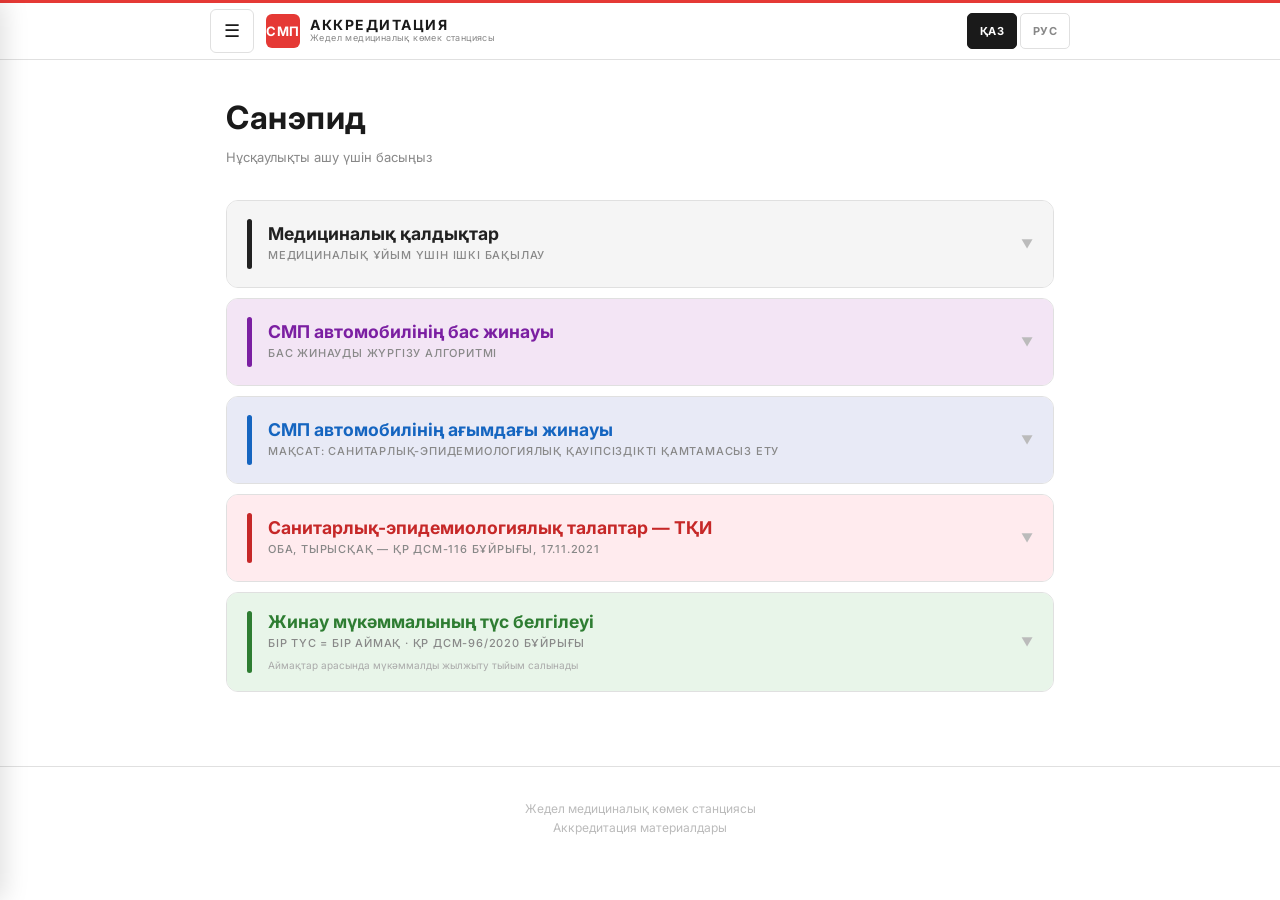
<file: sanepid.html>
<!DOCTYPE html>
<html lang="ru" data-lang="kaz">
<head>
  <meta charset="UTF-8" />
  <meta name="viewport" content="width=device-width, initial-scale=1.0" />
  <title>Санэпид — СМП</title>
  <link rel="stylesheet" href="style.css" />
  <style>
    .proto-card {
      border-radius: 12px;
      overflow: hidden;
      margin-bottom: 10px;
      border: 1px solid var(--border);
    }

    .proto-header {
      display: flex;
      align-items: center;
      gap: 16px;
      padding: 18px 20px;
      cursor: pointer;
      user-select: none;
    }

    .proto-color-bar {
      width: 5px;
      border-radius: 3px;
      flex-shrink: 0;
      align-self: stretch;
      min-height: 50px;
    }

    .proto-names { flex: 1; }

    .proto-title {
      font-size: 1.1rem;
      font-weight: 700;
      line-height: 1.2;
    }

    .proto-subtitle {
      font-size: 11px;
      color: var(--muted);
      letter-spacing: 0.8px;
      text-transform: uppercase;
      font-weight: 500;
      margin-top: 3px;
    }

    .proto-ref {
      font-size: 10px;
      color: #aaa;
      margin-top: 4px;
    }

    .proto-body {
      display: none;
      border-top: 1px solid rgba(0,0,0,0.07);
      padding: 20px;
    }

    .proto-card.open .proto-body { display: block; animation: fadeIn 0.2s ease; }
    .proto-card.open .card-chevron { transform: rotate(180deg); }

    .proto-section-title {
      font-size: 10px;
      font-weight: 600;
      letter-spacing: 2px;
      text-transform: uppercase;
      color: #aaa;
      margin-bottom: 12px;
      padding-bottom: 8px;
      border-bottom: 1px solid rgba(0,0,0,0.08);
    }

    .proto-section-title.mt { margin-top: 20px; }

    /* Drug list */
    .drug-list {
      list-style: none;
      display: flex;
      flex-direction: column;
    }

    .drug-list li {
      display: flex;
      justify-content: space-between;
      align-items: baseline;
      gap: 12px;
      padding: 9px 0;
      border-bottom: 1px solid rgba(0,0,0,0.06);
      font-size: 13px;
      color: var(--text);
    }

    .drug-list li:last-child { border-bottom: none; }
    .drug-name { font-weight: 500; flex: 1; line-height: 1.4; }
    .drug-qty {
      font-size: 12px;
      font-weight: 600;
      white-space: nowrap;
      flex-shrink: 0;
      min-width: 60px;
      text-align: right;
    }

    /* Step list (numbered) */
    .step-list {
      list-style: none;
      display: flex;
      flex-direction: column;
    }

    .step-list li {
      display: flex;
      gap: 12px;
      align-items: flex-start;
      padding: 9px 0;
      border-bottom: 1px solid rgba(0,0,0,0.06);
      font-size: 13px;
      color: var(--text);
      line-height: 1.5;
    }

    .step-list li:last-child { border-bottom: none; }

    .sn {
      font-size: 10px;
      font-weight: 700;
      min-width: 22px;
      height: 22px;
      border-radius: 50%;
      display: inline-flex;
      align-items: center;
      justify-content: center;
      flex-shrink: 0;
      margin-top: 1px;
    }

    /* Stage list (titled steps) */
    .stage-list {
      display: flex;
      flex-direction: column;
      gap: 10px;
    }

    .stage-item {
      border-radius: 8px;
      overflow: hidden;
      border: 1px solid rgba(0,0,0,0.08);
    }

    .stage-title {
      font-size: 11px;
      font-weight: 700;
      letter-spacing: 0.8px;
      text-transform: uppercase;
      padding: 8px 14px;
      color: #fff;
    }

    .stage-desc {
      font-size: 12px;
      color: var(--text);
      padding: 10px 14px;
      line-height: 1.6;
      background: rgba(255,255,255,0.55);
    }

    /* Waste classes */
    .waste-list {
      display: flex;
      flex-direction: column;
      gap: 8px;
    }

    .waste-item {
      display: flex;
      gap: 12px;
      align-items: flex-start;
      padding: 10px 14px;
      border-radius: 8px;
      border: 1px solid rgba(0,0,0,0.08);
      background: rgba(255,255,255,0.6);
    }

    .waste-badge {
      font-size: 10px;
      font-weight: 700;
      padding: 4px 10px;
      border-radius: 20px;
      white-space: nowrap;
      flex-shrink: 0;
      letter-spacing: 0.3px;
      line-height: 1.4;
      text-align: center;
    }

    .waste-text { font-size: 12px; color: var(--text); line-height: 1.5; }

    .wc-a .waste-badge { background: #212121; color: #fff; }
    .wc-b .waste-badge { background: #f9a825; color: #fff; }
    .wc-v .waste-badge { background: #e53935; color: #fff; }
    .wc-g .waste-badge { background: #e0e0e0; color: #424242; border: 1px solid #bdbdbd; }

    /* Color zones */
    .color-zones { display: flex; flex-direction: column; gap: 0; }

    .color-zone {
      display: flex;
      gap: 14px;
      align-items: flex-start;
      padding: 12px 0;
      border-bottom: 1px solid rgba(0,0,0,0.06);
    }

    .color-zone:last-child { border-bottom: none; }

    .cz-dot {
      width: 18px;
      height: 18px;
      border-radius: 50%;
      flex-shrink: 0;
      margin-top: 2px;
    }

    .cz-label {
      font-size: 12px;
      font-weight: 700;
      color: var(--text);
      margin-bottom: 2px;
    }

    .cz-desc { font-size: 12px; color: var(--muted); line-height: 1.4; }

    /* Notes */
    .note-red {
      margin-top: 14px;
      padding: 12px 14px;
      border-left: 4px solid #e53935;
      border-radius: 8px;
      font-size: 12px;
      color: var(--text);
      line-height: 1.55;
      background: rgba(229,57,53,0.07);
    }

    .note-red strong { color: #c62828; }

    .note-blu {
      margin-top: 10px;
      padding: 12px 14px;
      border-left: 4px solid #1e88e5;
      border-radius: 8px;
      font-size: 12px;
      color: var(--text);
      line-height: 1.55;
      background: rgba(30,136,229,0.07);
    }

    .note-blu strong {
      display: block;
      color: #1565c0;
      font-size: 11px;
      letter-spacing: 0.8px;
      text-transform: uppercase;
      margin-bottom: 5px;
    }

    .note-yel {
      margin-top: 10px;
      padding: 12px 14px;
      border-left: 4px solid #f9a825;
      border-radius: 8px;
      font-size: 12px;
      color: var(--text);
      line-height: 1.55;
      background: rgba(249,168,37,0.08);
    }

    .note-yel strong {
      display: block;
      color: #e65100;
      font-size: 11px;
      letter-spacing: 0.8px;
      text-transform: uppercase;
      margin-bottom: 5px;
    }

    /* Color variants */
    .pk-blk .proto-header,
    .pk-blk .proto-body { background: #f5f5f5; }
    .pk-blk .proto-color-bar { background: #212121; }
    .pk-blk .proto-title { color: #212121; }
    .pk-blk .drug-qty { color: #212121; }
    .pk-blk .sn { background: rgba(33,33,33,0.1); color: #212121; }
    .pk-blk .stage-title { background: #212121; }

    .pk-pur .proto-header,
    .pk-pur .proto-body { background: #f3e5f5; }
    .pk-pur .proto-color-bar { background: #7b1fa2; }
    .pk-pur .proto-title { color: #7b1fa2; }
    .pk-pur .drug-qty { color: #7b1fa2; }
    .pk-pur .sn { background: rgba(123,31,162,0.1); color: #7b1fa2; }
    .pk-pur .stage-title { background: #7b1fa2; }

    .pk-dbl .proto-header,
    .pk-dbl .proto-body { background: #e8eaf6; }
    .pk-dbl .proto-color-bar { background: #1565c0; }
    .pk-dbl .proto-title { color: #1565c0; }
    .pk-dbl .drug-qty { color: #1565c0; }
    .pk-dbl .sn { background: rgba(21,101,192,0.1); color: #1565c0; }
    .pk-dbl .stage-title { background: #1565c0; }

    .pk-drd .proto-header,
    .pk-drd .proto-body { background: #ffebee; }
    .pk-drd .proto-color-bar { background: #c62828; }
    .pk-drd .proto-title { color: #c62828; }
    .pk-drd .drug-qty { color: #c62828; }
    .pk-drd .sn { background: rgba(198,40,40,0.1); color: #c62828; }
    .pk-drd .stage-title { background: #c62828; }

    .pk-grn .proto-header,
    .pk-grn .proto-body { background: #e8f5e9; }
    .pk-grn .proto-color-bar { background: #2e7d32; }
    .pk-grn .proto-title { color: #2e7d32; }
    .pk-grn .drug-qty { color: #2e7d32; }
    .pk-grn .sn { background: rgba(46,125,50,0.1); color: #2e7d32; }
    .pk-grn .stage-title { background: #2e7d32; }

    @media (max-width: 600px) {
      .drug-list li { flex-wrap: wrap; gap: 4px; }
      .drug-qty { text-align: left; }
    }
  </style>
</head>
<body>

<header class="site-header">
  <div class="header-inner">
    <button class="nav-burger" onclick="toggleSidebar()">☰</button>
    <a class="logo" href="index.html">
      <div class="logo-badge">СМП</div>
      <div class="logo-text">
        <span class="logo-top">АККРЕДИТАЦИЯ</span>
        <span class="logo-sub" data-kaz="Жедел медициналық көмек станциясы" data-rus="Станция скорой медицинской помощи">Жедел медициналық көмек станциясы</span>
      </div>
    </a>
    <div class="lang-switch">
      <button class="lang-btn" data-lang="kaz" onclick="setLang('kaz')">ҚАЗ</button>
      <button class="lang-btn" data-lang="rus" onclick="setLang('rus')">РУС</button>
    </div>
  </div>
</header>

<div class="sidebar-overlay" onclick="closeSidebar()"></div>
<div class="sidebar" id="sidebar">
  <div class="sidebar-top">
    <span class="sidebar-brand">СМП · АККРЕДИТАЦИЯ</span>
    <button class="sidebar-close" onclick="closeSidebar()">✕</button>
  </div>
  <nav class="sidebar-nav">
    <a href="index.html"><span data-kaz="Басты бет" data-rus="Главная">Басты бет</span></a>
    <a href="codes.html"><span data-kaz="Кодтар" data-rus="Коды">Кодтар</span></a>
    <a href="protocols.html"><span data-kaz="Укладкалар" data-rus="Укладки">Укладкалар</span></a>
    <a href="sop.html"><span data-kaz="СОП" data-rus="СОП">СОП</span></a>
    <a href="sanepid.html" class="active"><span data-kaz="Санэпид" data-rus="Санэпид">Санэпид</span></a>
    <a href="documents.html"><span data-kaz="Құжаттар" data-rus="Документы">Құжаттар</span></a>
    <a href="prikazy.html"><span data-kaz="Бұйрықтар" data-rus="Приказы">Бұйрықтар</span></a>
  </nav>
</div>

<main class="page">

  <h1 class="page-title" data-kaz="Санэпид" data-rus="Санэпид">Санэпид</h1>
  <p class="page-subtitle" data-kaz="Нұсқаулықты ашу үшін басыңыз" data-rus="Нажмите для раскрытия">Нұсқаулықты ашу үшін басыңыз</p>

  <!-- ══════════ КАРТОЧКА 1: МЕДИЦИНСКИЕ ОТХОДЫ ══════════ -->
  <div class="proto-card pk-blk" id="medical-waste">
    <div class="proto-header" onclick="toggleProto(this)">
      <div class="proto-color-bar"></div>
      <div class="proto-names">
        <div class="proto-title" data-kaz="Медициналық қалдықтар" data-rus="Медицинские отходы">Медициналық қалдықтар</div>
        <div class="proto-subtitle" data-kaz="Медициналық ұйым үшін ішкі бақылау" data-rus="Внутренний контроль для медицинской организации">Медициналық ұйым үшін ішкі бақылау</div>
      </div>
      <span class="card-chevron">▼</span>
    </div>
    <div class="proto-body">

      <p class="proto-section-title" data-kaz="Қалдықтардың кластары" data-rus="Классы отходов">Қалдықтардың кластары</p>

      <div class="waste-list">
        <div class="waste-item wc-a">
          <div class="waste-badge">КЛАСС А<br>⬛ Чёрный</div>
          <div class="waste-text">Медицинские отходы, не отличающиеся по составу от коммунально-бытовых, не обладающие опасными свойствами</div>
        </div>
        <div class="waste-item wc-b">
          <div class="waste-badge">КЛАСС Б<br>🟨 Жёлтый</div>
          <div class="waste-text">Эпидемиологически опасные медицинские отходы: материалы и инструменты с потенциально инфицированным материалом, патологоанатомические отходы, кровь и биологические жидкости, микроорганизмы и др.</div>
        </div>
        <div class="waste-item wc-v">
          <div class="waste-badge">КЛАСС В<br>🟥 Красный</div>
          <div class="waste-text">Чрезвычайно эпидемиологически опасные отходы: материалы, контактировавшие с больными особо опасными инфекциями, микроорганизмы I–II групп патогенности, лабораторные отходы, вакцины и др.</div>
        </div>
        <div class="waste-item wc-g">
          <div class="waste-badge">КЛАСС Г<br>⬜ Белый</div>
          <div class="waste-text">Токсикологически опасные отходы: лекарственные, дезинфицирующие средства, ртутьсодержащие предметы, химические вещества и др.</div>
        </div>
      </div>

      <div class="note-blu">
        <strong data-kaz="Маңызды" data-rus="Важно">Маңызды</strong>
        Убедитесь, что система обращения с медицинскими отходами соответствует санитарным требованиям и нормам.
      </div>

    </div>
  </div>

  <!-- ══════════ КАРТОЧКА 2: ГЕНЕРАЛЬНАЯ УБОРКА ══════════ -->
  <div class="proto-card pk-pur" id="general-cleaning">
    <div class="proto-header" onclick="toggleProto(this)">
      <div class="proto-color-bar"></div>
      <div class="proto-names">
        <div class="proto-title" data-kaz="СМП автомобилінің бас жинауы" data-rus="Генеральная уборка автомобиля СМП">СМП автомобилінің бас жинауы</div>
        <div class="proto-subtitle" data-kaz="Бас жинауды жүргізу алгоритмі" data-rus="Алгоритм проведения генеральной уборки">Бас жинауды жүргізу алгоритмі</div>
      </div>
      <span class="card-chevron">▼</span>
    </div>
    <div class="proto-body">

      <p class="proto-section-title" data-kaz="Кезеңдер тізімі" data-rus="Этапы проведения">Кезеңдер тізімі</p>

      <ol class="step-list">
        <li><span class="sn">1</span>Проверить наличие: моющих и дезинфицирующих средств, уборочного инвентаря, одноразовых салфеток/ветоши, СИЗ</li>
        <li><span class="sn">2</span>Надеть СИЗ: халат, маску/респиратор, перчатки, защитные очки/экран</li>
        <li><span class="sn">3</span>Подготовить рабочие растворы моющих и дезинфицирующих средств согласно инструкции производителя</li>
        <li><span class="sn">4</span>Освободить салон от медицинских изделий, расходных материалов и отходов</li>
        <li><span class="sn">5</span>Удалить медицинские отходы и использованные расходные материалы в контейнеры для отходов соответствующего класса</li>
        <li><span class="sn">6</span>Провести влажную уборку: потолок → вентиляционные решётки → окна и подоконники → стены и двери сверху вниз → осветительные приборы → медицинское оборудование → носилки → мебель и контактные поверхности → пол от дальней части салона к выходу</li>
        <li><span class="sn">7</span>Смыть остатки моющих средств чистой водой</li>
        <li><span class="sn">8</span>Провести дезинфекцию всех поверхностей: стен, дверей, поручней, носилок, сидений, медицинского оборудования, пола, контактных поверхностей</li>
        <li><span class="sn">9</span>Обработку проводить методом протирания ветошью, смоченной дезинфицирующим раствором, или методом орошения (распыления)</li>
        <li><span class="sn">10</span>Выдержать экспозицию дезинфицирующего средства согласно инструкции производителя</li>
        <li><span class="sn">11</span>При необходимости смыть дезинфицирующее средство чистой водой</li>
        <li><span class="sn">12</span>Перед этапом смывания заменить загрязнённые перчатки и при необходимости санитарную одежду</li>
        <li><span class="sn">13</span>Протереть поверхности сухой чистой ветошью</li>
        <li><span class="sn">14</span>Провести проветривание салона до полного исчезновения запаха дезинфицирующего средства</li>
        <li><span class="sn">15</span>При наличии бактерицидного облучателя провести обеззараживание воздуха согласно инструкции производителя</li>
        <li><span class="sn">16</span>Провести дезинфекцию уборочного инвентаря</li>
        <li><span class="sn">17</span>Промыть и высушить уборочный инвентарь</li>
        <li><span class="sn">18</span>Снять СИЗ и утилизировать одноразовые средства защиты как медицинские отходы класса «В»</li>
        <li><span class="sn">19</span>Обработать руки кожным антисептиком</li>
        <li><span class="sn">20</span>Сделать запись о проведении генеральной уборки в журнале учёта генеральных уборок</li>
      </ol>

    </div>
  </div>

  <!-- ══════════ КАРТОЧКА 3: ТЕКУЩАЯ УБОРКА ══════════ -->
  <div class="proto-card pk-dbl" id="current-cleaning">
    <div class="proto-header" onclick="toggleProto(this)">
      <div class="proto-color-bar"></div>
      <div class="proto-names">
        <div class="proto-title" data-kaz="СМП автомобилінің ағымдағы жинауы" data-rus="Текущая уборка автомобиля СМП">СМП автомобилінің ағымдағы жинауы</div>
        <div class="proto-subtitle" data-kaz="Мақсат: санитарлық-эпидемиологиялық қауіпсіздікті қамтамасыз ету" data-rus="Цель: обеспечение санитарно-эпидемиологической безопасности">Мақсат: санитарлық-эпидемиологиялық қауіпсіздікті қамтамасыз ету</div>
      </div>
      <span class="card-chevron">▼</span>
    </div>
    <div class="proto-body">

      <div class="stage-list">
        <div class="stage-item">
          <div class="stage-title">1. Подготовка к уборке</div>
          <div class="stage-desc">Надеть СИЗ (маска/респиратор, перчатки, халат, очки/экран). Подготовить дезинфицирующий раствор согласно инструкции. Подготовить уборочный инвентарь, салфетки/ветошь, пакеты для отходов класса «В»</div>
        </div>
        <div class="stage-item">
          <div class="stage-title">2. Обработка биологических загрязнений</div>
          <div class="stage-desc">При наличии загрязнения биологическими жидкостями нанести дезинфицирующее средство. Выдержать экспозицию. Удалить загрязнение одноразовой салфеткой/ветошью. Использованные салфетки — в пакет для отходов класса «В»</div>
        </div>
        <div class="stage-item">
          <div class="stage-title">3. Дезинфекция контактных поверхностей</div>
          <div class="stage-desc">Обработать все контактные поверхности: носилки, поручни, сиденья, ремни фиксации, дверные ручки, панели, выключатели, пол, медицинское оборудование. Способ: протирание ветошью или орошение (распыление)</div>
        </div>
        <div class="stage-item">
          <div class="stage-title">4. Выдержка экспозиции</div>
          <div class="stage-desc">Выдержать время экспозиции согласно инструкции к дезинфицирующему средству</div>
        </div>
        <div class="stage-item">
          <div class="stage-title">5. Завершение обработки</div>
          <div class="stage-desc">При необходимости смыть остатки дезинфицирующего средства. Протереть поверхности сухой ветошью. Провести проветривание до исчезновения запаха дезинфектанта</div>
        </div>
        <div class="stage-item">
          <div class="stage-title">6. Обращение с отходами</div>
          <div class="stage-desc">Использованные СИЗ, салфетки, ветошь и одноразовые материалы собрать в пакет для отходов класса «В». Герметично закрыть и утилизировать согласно требованиям медорганизации.<br><strong style="color:#c62828;">ЗАПРЕЩАЕТСЯ</strong> утилизировать медицинские отходы вместе с бытовыми!</div>
        </div>
        <div class="stage-item">
          <div class="stage-title">7. Завершение уборки</div>
          <div class="stage-desc">Продезинфицировать уборочный инвентарь. Снять СИЗ в установленной последовательности. Провести гигиеническую обработку рук. При необходимости обработать обувь в специально отведённом месте</div>
        </div>
      </div>

      <div class="note-red">
        <strong>Текущая уборка проводится после каждого пациента.</strong> При перевозке пациентов с подозрением на инфекционное заболевание — обработка проводится немедленно.
      </div>

    </div>
  </div>

  <!-- ══════════ КАРТОЧКА 4: ООИ ══════════ -->
  <div class="proto-card pk-drd" id="ooi-sanepid">
    <div class="proto-header" onclick="toggleProto(this)">
      <div class="proto-color-bar"></div>
      <div class="proto-names">
        <div class="proto-title" data-kaz="Санитарлық-эпидемиологиялық талаптар — ТҚИ" data-rus="Санитарно-эпидемиологические требования — ООИ">Санитарлық-эпидемиологиялық талаптар — ТҚИ</div>
        <div class="proto-subtitle" data-kaz="Оба, тырысқақ — ҚР ДСМ-116 бұйрығы, 17.11.2021" data-rus="Чума, холера — Приказ МЗ РК от 17.11.2021 № ҚР ДСМ-116">Оба, тырысқақ — ҚР ДСМ-116 бұйрығы, 17.11.2021</div>
      </div>
      <span class="card-chevron">▼</span>
    </div>
    <div class="proto-body">

      <p class="proto-section-title" data-kaz="Жеке жедел профилактика құралдарының жинағы" data-rus="Комплект средств индивидуальной экстренной профилактики">Жеке жедел профилактика құралдарының жинағы</p>

      <ul class="drug-list">
        <li><span class="drug-name">Клеёнка медицинская (выстилается на поверхности стола, тумбочки)</span><span class="drug-qty">1 м</span></li>
        <li><span class="drug-name">Ёмкость для сбора отработанного материала</span><span class="drug-qty">1 шт.</span></li>
        <li><span class="drug-name">Спирт этиловый 70% (для обработки открытых частей тела, лица, рук, шеи, груди, полоскания полости рта)</span><span class="drug-qty">100 мл</span></li>
        <li><span class="drug-name">Сульфацил-натрий (альбуцид) 10–20% для обработки слизистой глаз, носа или протаргол для обработки слизистой носа</span><span class="drug-qty">1 фл.</span></li>
        <li><span class="drug-name">Стрептомицин (250 тыс. ед. в 1 мл) для закапывания в глаза</span><span class="drug-qty">1 фл.</span></li>
        <li><span class="drug-name">Одноразовый шприц с иглой для разведения стрептомицина</span><span class="drug-qty">3 шт.</span></li>
        <li><span class="drug-name">Вода дистиллированная в ампулах по 5 мл (для разведения стрептомицина)</span><span class="drug-qty">10 мл</span></li>
        <li><span class="drug-name">Вата медицинская (шарики) в бязевых мешках для обработки открытых частей тела</span><span class="drug-qty">50 г</span></li>
        <li><span class="drug-name">Пинцет</span><span class="drug-qty">1 шт.</span></li>
        <li><span class="drug-name">Калия перманганат: 0,1–0,5% для промывания, 0,01–0,1% для полоскания полости рта и горла</span><span class="drug-qty">1 фл.</span></li>
      </ul>

      <p class="proto-section-title mt" data-kaz="Зарарсыздандыру жинағы" data-rus="Комплект для обеззараживания">Зарарсыздандыру жинағы</p>

      <ul class="drug-list">
        <li><span class="drug-name">Дезинфицирующее средство (сухое вещество)</span><span class="drug-qty">2 × 300 г</span></li>
        <li><span class="drug-name">Эмалированная ёмкость объёмом 10 литров</span><span class="drug-qty">1 шт.</span></li>
        <li><span class="drug-name">Пластмассовая ёмкость с вкручивающейся крышкой объёмом 20 л для замачивания защитных костюмов</span><span class="drug-qty">1 шт.</span></li>
      </ul>

      <div class="note-blu">
        <strong data-kaz="Ескерту" data-rus="Примечание">Ескерту</strong>
        Объём и количество средств рассчитаны на обработку 3 человек и хранятся в промаркированном биксе.
      </div>

    </div>
  </div>

  <!-- ══════════ КАРТОЧКА 5: ЦВЕТОВАЯ МАРКИРОВКА ══════════ -->
  <div class="proto-card pk-grn" id="color-marking">
    <div class="proto-header" onclick="toggleProto(this)">
      <div class="proto-color-bar"></div>
      <div class="proto-names">
        <div class="proto-title" data-kaz="Жинау мүкәммалының түс белгілеуі" data-rus="Цветовая маркировка уборочного инвентаря">Жинау мүкәммалының түс белгілеуі</div>
        <div class="proto-subtitle" data-kaz="Бір түс = бір аймақ · ҚР ДСМ-96/2020 бұйрығы" data-rus="Один цвет = одна зона · Приказ МЗ РК № ҚР ДСМ-96/2020">Бір түс = бір аймақ · ҚР ДСМ-96/2020 бұйрығы</div>
        <div class="proto-ref" data-kaz="Аймақтар арасында мүкәммалды жылжыту тыйым салынады" data-rus="Перемещение инвентаря между зонами запрещено">Аймақтар арасында мүкәммалды жылжыту тыйым салынады</div>
      </div>
      <span class="card-chevron">▼</span>
    </div>
    <div class="proto-body">

      <p class="proto-section-title" data-kaz="Аймақтар бойынша түстер" data-rus="Цвета по зонам">Аймақтар бойынша түстер</p>

      <div class="color-zones">
        <div class="color-zone">
          <div class="cz-dot" style="background:#1e88e5;"></div>
          <div>
            <div class="cz-label" data-kaz="КӨК (СИНИЙ)" data-rus="СИНИЙ (КӨК)">КӨК (СИНИЙ)</div>
            <div class="cz-desc">Палаты, кабинеты, коридоры, холлы, вестибюли. Синие мопы, ветошь, салфетки</div>
          </div>
        </div>
        <div class="color-zone">
          <div class="cz-dot" style="background:#e53935;"></div>
          <div>
            <div class="cz-label" data-kaz="ҚЫЗЫЛ (КРАСНЫЙ)" data-rus="КРАСНЫЙ (ҚЫЗЫЛ)">ҚЫЗЫЛ (КРАСНЫЙ)</div>
            <div class="cz-desc">Санузлы, санитарные комнаты, комнаты временного хранения отходов, грязные зоны. Красные вёдра, швабры, ветошь и салфетки</div>
          </div>
        </div>
        <div class="color-zone">
          <div class="cz-dot" style="background:#43a047;"></div>
          <div>
            <div class="cz-label" data-kaz="ЖАСЫЛ (ЗЕЛЁНЫЙ)" data-rus="ЗЕЛЁНЫЙ (ЖАСЫЛ)">ЖАСЫЛ (ЗЕЛЁНЫЙ)</div>
            <div class="cz-desc">Режимные помещения: операционные, перевязочные, процедурные, манипуляционные, стерильные зоны</div>
          </div>
        </div>
        <div class="color-zone">
          <div class="cz-dot" style="background:#f9a825;"></div>
          <div>
            <div class="cz-label" data-kaz="САРЫ (ЖЁЛТЫЙ)" data-rus="ЖЁЛТЫЙ (САРЫ)">САРЫ (ЖЁЛТЫЙ)</div>
            <div class="cz-desc">Инвентарь для генеральных уборок, обработки мебели, стен, труднодоступных поверхностей</div>
          </div>
        </div>
      </div>

      <div class="note-yel">
        <strong data-kaz="Жиі кездесетін қате" data-rus="Частая ошибка">Жиі кездесетін қате</strong>
        Когда в одном отделении красный цвет обозначает туалет, а в другом — процедурный кабинет. Такая система повышает риск перекрёстного заражения.
      </div>

    </div>
  </div>

</main>

<footer>
  <span data-kaz="Жедел медициналық көмек станциясы" data-rus="Станция скорой медицинской помощи">Жедел медициналық көмек станциясы</span>
  <br>
  <span data-kaz="Аккредитация материалдары" data-rus="Материалы аккредитации">Аккредитация материалдары</span>
</footer>

<script src="lang.js"></script>
<script>
  function toggleProto(header) {
    const card = header.closest('.proto-card');
    card.classList.toggle('open');
  }

  window.addEventListener('DOMContentLoaded', () => {
    initLang();
    const hash = window.location.hash.replace('#', '');
    if (hash) {
      const target = document.getElementById(hash);
      if (target) {
        target.classList.add('open');
        setTimeout(() => target.scrollIntoView({ behavior: 'smooth', block: 'start' }), 100);
      }
    }
  });
</script>

</body>
</html>
</file>
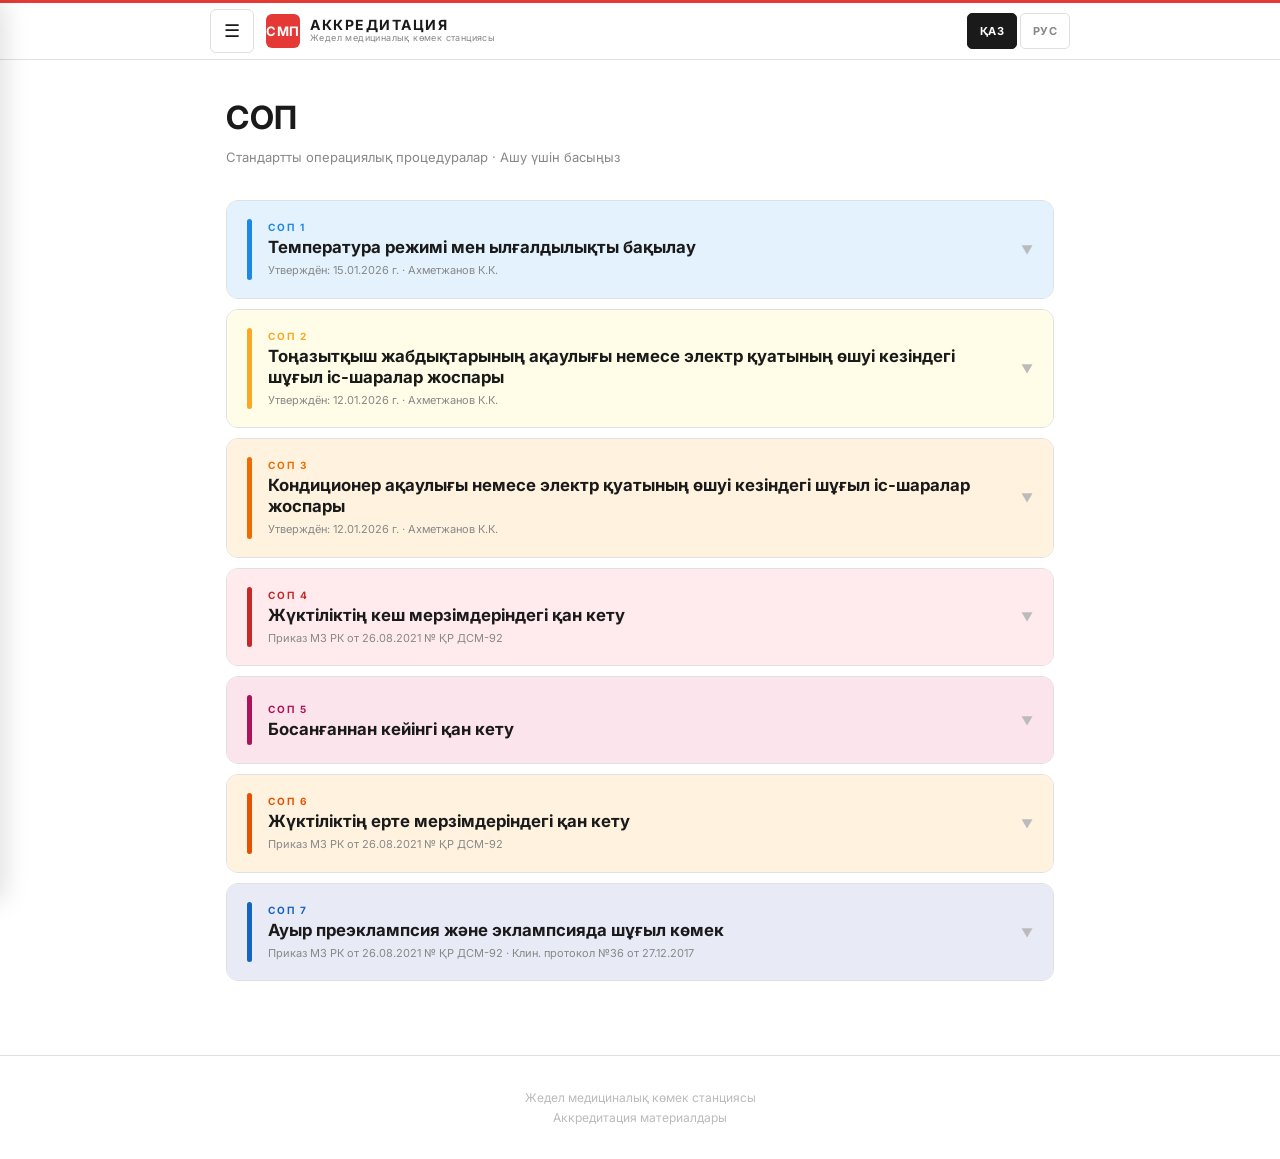
<file: sop.html>
<!DOCTYPE html>
<html lang="ru" data-lang="kaz">
<head>
  <meta charset="UTF-8" />
  <meta name="viewport" content="width=device-width, initial-scale=1.0" />
  <title>СОП — СМП</title>
  <link rel="stylesheet" href="style.css" />
  <style>
    .sop-card {
      border-radius: 12px;
      overflow: hidden;
      margin-bottom: 10px;
      border: 1px solid var(--border);
    }

    .sop-header {
      display: flex;
      align-items: center;
      gap: 16px;
      padding: 18px 20px;
      cursor: pointer;
      user-select: none;
    }

    .sop-color-bar {
      width: 5px;
      border-radius: 3px;
      flex-shrink: 0;
      align-self: stretch;
      min-height: 50px;
    }

    .sop-names { flex: 1; }

    .sop-num {
      font-size: 10px;
      font-weight: 700;
      letter-spacing: 2px;
      text-transform: uppercase;
      margin-bottom: 2px;
    }

    .sop-title {
      font-size: 1.05rem;
      font-weight: 700;
      color: var(--text);
      line-height: 1.25;
    }

    .sop-meta {
      font-size: 11px;
      color: var(--muted);
      margin-top: 4px;
    }

    .sop-body {
      display: none;
      border-top: 1px solid rgba(0,0,0,0.07);
      padding: 20px;
    }

    .sop-card.open .sop-body { display: block; animation: fadeIn 0.2s ease; }
    .sop-card.open .card-chevron { transform: rotate(180deg); }

    .sop-responsible {
      font-size: 12px;
      color: #555;
      margin-bottom: 16px;
      padding: 10px 14px;
      background: rgba(0,0,0,0.04);
      border-radius: 8px;
      line-height: 1.5;
    }

    .sop-responsible strong {
      color: var(--text);
      font-weight: 600;
    }

    .sop-section {
      font-size: 10px;
      font-weight: 600;
      letter-spacing: 2px;
      text-transform: uppercase;
      color: #aaa;
      margin-bottom: 12px;
      margin-top: 20px;
      padding-bottom: 8px;
      border-bottom: 1px solid rgba(0,0,0,0.08);
    }

    .sop-section:first-of-type { margin-top: 0; }

    .sop-steps {
      list-style: none;
      counter-reset: sop-counter;
      display: flex;
      flex-direction: column;
    }

    .sop-steps > li {
      counter-increment: sop-counter;
      font-size: 13px;
      line-height: 1.6;
      color: var(--text);
      padding: 10px 0 10px 36px;
      border-bottom: 1px solid rgba(0,0,0,0.06);
      position: relative;
    }

    .sop-steps > li:last-child { border-bottom: none; }

    .sop-steps > li::before {
      content: counter(sop-counter);
      position: absolute;
      left: 0;
      top: 11px;
      width: 22px;
      height: 22px;
      border-radius: 50%;
      background: rgba(0,0,0,0.08);
      font-size: 11px;
      font-weight: 700;
      color: #555;
      line-height: 22px;
      text-align: center;
    }

    .sop-steps > li strong {
      display: block;
      font-size: 12px;
      font-weight: 600;
      color: #333;
      margin-bottom: 6px;
    }

    .sop-refs {
      list-style: none;
      counter-reset: ref-counter;
      display: flex;
      flex-direction: column;
      gap: 8px;
    }

    .sop-refs > li {
      counter-increment: ref-counter;
      font-size: 12px;
      color: #666;
      line-height: 1.55;
      padding-left: 22px;
      position: relative;
    }

    .sop-refs > li::before {
      content: counter(ref-counter) ")";
      position: absolute;
      left: 0;
      font-weight: 600;
      color: #aaa;
    }

    /* colour variants */
    .sk-blu .sop-header,
    .sk-blu .sop-body  { background: #e3f2fd; }
    .sk-blu .sop-color-bar { background: #1e88e5; }
    .sk-blu .sop-num   { color: #1e88e5; }

    .sk-yel .sop-header,
    .sk-yel .sop-body  { background: #fffde7; }
    .sk-yel .sop-color-bar { background: #f9a825; }
    .sk-yel .sop-num   { color: #f9a825; }

    .sk-org .sop-header,
    .sk-org .sop-body  { background: #fff3e0; }
    .sk-org .sop-color-bar { background: #ef6c00; }
    .sk-org .sop-num   { color: #ef6c00; }

    /* Resource list */
    .res-list {
      list-style: none;
      display: flex;
      flex-direction: column;
    }

    .res-list li {
      display: flex;
      justify-content: space-between;
      align-items: baseline;
      gap: 12px;
      padding: 8px 0;
      border-bottom: 1px solid rgba(0,0,0,0.06);
      font-size: 12px;
      color: var(--text);
    }

    .res-list li:last-child { border-bottom: none; }
    .res-name { flex: 1; font-weight: 500; line-height: 1.4; }
    .res-qty { font-size: 11px; font-weight: 600; white-space: nowrap; flex-shrink: 0; color: var(--muted); }

    /* Definition block */
    .sop-def {
      font-size: 12px;
      color: var(--text);
      line-height: 1.6;
      margin-bottom: 16px;
      padding: 12px 14px;
      background: rgba(255,255,255,0.5);
      border-radius: 8px;
      border: 1px solid rgba(0,0,0,0.07);
    }

    /* Cause list (4T) */
    .cause-list { display: flex; flex-direction: column; gap: 7px; }

    .cause-item {
      padding: 10px 14px;
      border-radius: 8px;
      background: rgba(255,255,255,0.5);
      border: 1px solid rgba(0,0,0,0.07);
      font-size: 12px;
      line-height: 1.5;
      color: var(--text);
    }

    .cause-tag {
      display: inline-block;
      font-size: 10px;
      font-weight: 700;
      letter-spacing: 1px;
      text-transform: uppercase;
      padding: 2px 7px;
      border-radius: 4px;
      margin-right: 6px;
      vertical-align: middle;
    }

    .cause-sub {
      margin-top: 3px;
      font-size: 11px;
      color: var(--muted);
      padding-left: 4px;
    }

    /* Symptom checklist */
    .symptom-list {
      list-style: none;
      display: flex;
      flex-direction: column;
      gap: 5px;
    }

    .symptom-list li {
      font-size: 12px;
      padding: 8px 12px;
      border-radius: 6px;
      background: rgba(255,255,255,0.5);
      border: 1px solid rgba(0,0,0,0.07);
      display: flex;
      align-items: center;
      gap: 10px;
      line-height: 1.4;
      color: var(--text);
    }

    .symptom-list li::before {
      content: '☐';
      font-size: 15px;
      flex-shrink: 0;
      color: #aaa;
      line-height: 1;
    }

    /* Note blocks */
    .sop-note-red {
      margin-top: 14px;
      padding: 12px 14px;
      border-left: 4px solid #e53935;
      border-radius: 8px;
      font-size: 12px;
      color: var(--text);
      line-height: 1.55;
      background: rgba(229,57,53,0.07);
    }

    .sop-note-red strong { color: #c62828; }

    .sop-note-yel {
      margin-top: 10px;
      padding: 12px 14px;
      border-left: 4px solid #f9a825;
      border-radius: 8px;
      font-size: 12px;
      color: var(--text);
      line-height: 1.55;
      background: rgba(249,168,37,0.08);
    }

    .sop-note-yel strong { color: #e65100; }

    /* New colour variants */
    .sk-drd .sop-header,
    .sk-drd .sop-body  { background: #ffebee; }
    .sk-drd .sop-color-bar { background: #c62828; }
    .sk-drd .sop-num   { color: #c62828; }
    .sk-drd .cause-tag { background: rgba(198,40,40,0.12); color: #c62828; }

    .sk-pnk .sop-header,
    .sk-pnk .sop-body  { background: #fce4ec; }
    .sk-pnk .sop-color-bar { background: #ad1457; }
    .sk-pnk .sop-num   { color: #ad1457; }
    .sk-pnk .cause-tag { background: rgba(173,20,87,0.12); color: #ad1457; }

    .sk-dor .sop-header,
    .sk-dor .sop-body  { background: #fff3e0; }
    .sk-dor .sop-color-bar { background: #e65100; }
    .sk-dor .sop-num   { color: #e65100; }

    .sk-dbl .sop-header,
    .sk-dbl .sop-body  { background: #e8eaf6; }
    .sk-dbl .sop-color-bar { background: #1565c0; }
    .sk-dbl .sop-num   { color: #1565c0; }
    .sk-dbl .cause-tag { background: rgba(21,101,192,0.12); color: #1565c0; }

    @media (max-width: 600px) {
      .sop-steps > li { padding-left: 30px; }
    }
  </style>
</head>
<body>

<header class="site-header">
  <div class="header-inner">
    <button class="nav-burger" onclick="toggleSidebar()">☰</button>
    <a class="logo" href="index.html">
      <div class="logo-badge">СМП</div>
      <div class="logo-text">
        <span class="logo-top">АККРЕДИТАЦИЯ</span>
        <span class="logo-sub" data-kaz="Жедел медициналық көмек станциясы" data-rus="Станция скорой медицинской помощи">Жедел медициналық көмек станциясы</span>
      </div>
    </a>
    <div class="lang-switch">
      <button class="lang-btn" data-lang="kaz" onclick="setLang('kaz')">ҚАЗ</button>
      <button class="lang-btn" data-lang="rus" onclick="setLang('rus')">РУС</button>
    </div>
  </div>
</header>

<div class="sidebar-overlay" onclick="closeSidebar()"></div>
<div class="sidebar" id="sidebar">
  <div class="sidebar-top">
    <span class="sidebar-brand">СМП · АККРЕДИТАЦИЯ</span>
    <button class="sidebar-close" onclick="closeSidebar()">✕</button>
  </div>
  <nav class="sidebar-nav">
    <a href="index.html"><span data-kaz="Басты бет" data-rus="Главная">Басты бет</span></a>
    <a href="codes.html"><span data-kaz="Кодтар" data-rus="Коды">Кодтар</span></a>
    <a href="protocols.html"><span data-kaz="Укладкалар" data-rus="Укладки">Укладкалар</span></a>
    <a href="sop.html" class="active"><span data-kaz="СОП" data-rus="СОП">СОП</span></a>
    <a href="sanepid.html"><span data-kaz="Санэпид" data-rus="Санэпид">Санэпид</span></a>
    <a href="documents.html"><span data-kaz="Құжаттар" data-rus="Документы">Құжаттар</span></a>
    <a href="prikazy.html"><span data-kaz="Бұйрықтар" data-rus="Приказы">Бұйрықтар</span></a>
  </nav>
</div>

<main class="page">

  <h1 class="page-title">СОП</h1>
  <p class="page-subtitle" data-kaz="Стандартты операциялық процедуралар · Ашу үшін басыңыз" data-rus="Стандартные операционные процедуры · Нажмите для раскрытия">Стандартты операциялық процедуралар · Ашу үшін басыңыз</p>

  <!-- ══════════ СОП 1 ══════════ -->
  <div class="sop-card sk-blu" id="sop-temperature">
    <div class="sop-header" onclick="toggleSop(this)">
      <div class="sop-color-bar"></div>
      <div class="sop-names">
        <div class="sop-num">СОП 1</div>
        <div class="sop-title" data-kaz="Температура режимі мен ылғалдылықты бақылау" data-rus="Контроль температурного режима и влажности">Температура режимі мен ылғалдылықты бақылау</div>
        <div class="sop-meta">Утверждён: 15.01.2026 г. · Ахметжанов К.К.</div>
      </div>
      <span class="card-chevron">▼</span>
    </div>
    <div class="sop-body">
      <div class="sop-responsible">
        <strong data-kaz="Жауаптылар:" data-rus="Ответственные:">Жауаптылар:</strong>
        <span class="lb-kaz"> Провизор, фармацевт, аудандар бойынша аға фельдшер</span>
        <span class="lb-rus"> Провизор, фармацевт, старший фельдшер по районам</span>
      </div>

      <p class="sop-section" data-kaz="Іс-қимыл тәртібі" data-rus="Порядок действий">Іс-қимыл тәртібі</p>

      <ol class="sop-steps lb-kaz">
        <li>ДС сақтау бөлмесіндегі ылғалдылық пен температураны күнделікті бақылап, журналда тіркеу (1-Қосымша нысаны). Температура +15...+25°С, ылғалдылық 50–65%.</li>
        <li>Гигрометр істен шыққан жағдайда — орталық стансаның аға фельдшеріне хабарлап, жаңасына ауыстыру.</li>
        <li>Суытқыштардағы температураны 8:00 (ауысым басы) және 17:00 (ауысым соңы) бақылап, «Суытқыштағы температура режимі» журналына/картасына тіркеу.</li>
        <li>Суытқыштардағы температура +2°С-тан төмен болса — реттеңіз, 1 сағаттан кейін тексеріңіз. Температура +2°С-қа дейін көтерілмесе, суытқышты 10 минутқа өшіріңіз. Бас инженерге хабарлаңыз.</li>
        <li>Суытқыштардағы температура +8°С-тан жоғары болса — реттеңіз, 1 сағаттан кейін тексеріңіз. Температура төмендемесе, ДС-ні №3 резервтік суытқышқа немесе салқындатқыш элементтері бар термоконтейнерге ауыстырыңыз. Салқындатқыш элементтерді №1 суытқыштың мұздатқыш камерасынан алыңыз. Бас инженерге хабарлаңыз.</li>
      </ol>

      <ol class="sop-steps lb-rus">
        <li>Ежедневно контролировать влажность и температуру в помещении хранения ЛС, фиксировать в журнале (форма Приложения 1). Температура +15...+25°С, влажность 50–65%.</li>
        <li>При серьёзных отклонениях, если гигрометр вышел из строя — сообщить старшему фельдшеру центральной станции, произвести замену на новую.</li>
        <li>Контролировать температуру в холодильниках в 8:00 ч. (начало смены) и в 17:00 ч. (конец смены), фиксировать в журнале/карте «Температурный режим в холодильнике».</li>
        <li>Если в холодильниках температура ниже +2°С — отрегулируйте, через 1 час проверьте. Если температура не поднялась до +2°С, отключите холодильник на 10 минут. Оповестите главного инженера.</li>
        <li>Если в холодильниках температура выше +8°С — отрегулируйте и проверьте через 1 час. Если температура не снизилась, переместите ЛС в резервный холодильник №3 или в термоконтейнер с хладоэлементами. Хладоэлементы возьмите из морозильной камеры холодильника №1. Оповестите главного инженера.</li>
      </ol>

      <p class="sop-section" data-kaz="Нормативтік база" data-rus="Нормативная база">Нормативтік база</p>

      <ol class="sop-refs lb-kaz">
        <li>ҚР ДСМ 16.02.2021 ж. № ҚР ДСМ-19 бұйрығы «Дәрілік заттар мен медициналық бұйымдарды сақтау және тасымалдау қағидаларын бекіту туралы»</li>
        <li>ҚР Денсаулық сақтау министрлігінің 26.01.2015 ж. №32 бұйрығы «Қазақстан Республикасында бақылауға жататын есірткі заттарды, психотроптық заттар мен олардың прекурсорларын медициналық мақсатта пайдалану қағидаларын бекіту туралы» (12.07.2019 ж. өзгерістерімен)</li>
      </ol>

      <ol class="sop-refs lb-rus">
        <li>Приказ МЗ РК от 16.02.2021 № ҚР ДСМ-19 «Об утверждении Правил хранения и транспортировки лекарственных средств и медицинских изделий»</li>
        <li>Приказ Министерства здравоохранения РК от 26.01.2015 г. №32 «Об утверждении Правил использования в медицинских целях наркотических средств, психотропных веществ и их прекурсоров, подлежащих контролю в Республике Казахстан» (с изменениями на 12.07.2019 г.)</li>
      </ol>
    </div>
  </div>

  <!-- ══════════ СОП 2 ══════════ -->
  <div class="sop-card sk-yel" id="sop-fridge">
    <div class="sop-header" onclick="toggleSop(this)">
      <div class="sop-color-bar"></div>
      <div class="sop-names">
        <div class="sop-num">СОП 2</div>
        <div class="sop-title" data-kaz="Тоңазытқыш жабдықтарының ақаулығы немесе электр қуатының өшуі кезіндегі шұғыл іс-шаралар жоспары" data-rus="План экстренных мероприятий при неисправности холодильного оборудования или отключения электроэнергии">Тоңазытқыш жабдықтарының ақаулығы немесе электр қуатының өшуі кезіндегі шұғыл іс-шаралар жоспары</div>
        <div class="sop-meta">Утверждён: 12.01.2026 г. · Ахметжанов К.К.</div>
      </div>
      <span class="card-chevron">▼</span>
    </div>
    <div class="sop-body">
      <div class="sop-responsible">
        <strong data-kaz="Жауаптылар:" data-rus="Ответственные:">Жауаптылар:</strong>
        <span class="lb-kaz"> Фармацевт, №1–5 қосалқы стансалардың аға фельдшері, сөмкелерді жабдықтаушы фельдшер</span>
        <span class="lb-rus"> Фармацевт, старший фельдшер подстанций №1–5, фельдшер по заправке сумок</span>
      </div>

      <p class="sop-section" data-kaz="Іс-қимыл тәртібі" data-rus="Порядок действий">Іс-қимыл тәртібі</p>

      <ol class="sop-steps lb-kaz">
        <li>Суытқыш жабдықтарының жұмысы тоқтаған кезде — өшу себебін анықтап, бас инженерге хабарлаңыз.</li>
        <li>Жабдық немесе электр желісінің ақаулығы анықталса — жөндеу үшін маманды шұғыл шақырыңыз (жауапты: шаруашылық меңгерушісі).</li>
        <li>Қысқа мерзімді (2 сағатқа дейін) тоқтау кезінде: суытқыштың төменгі сөресіне мұздатылған салқындатқыш элементтерді орналастырыңыз, ақаулық жойылғанша ашпаңыз.</li>
        <li>2 сағаттан астам тоқтау кезінде: суытқыштан ДС-ні салқындатқыш элемент пен термометрі бар термоконтейнерге орналастырыңыз, ДС-нің салқындатқыш элементтермен тікелей байланысын болдырмаңыз (қағазбен/картонмен бөліңіз), резервтік суытқышқа тасымалдауды қамтамасыз етіңіз.</li>
        <li>Жабдықты жөндеу немесе ауыстыру қажет болса — әкімшілікке хабарлаңыз (жауапты: провизор).</li>
        <li>Суытқышты еріту уақытында — ДС салқындатқыш элементтері бар термоконтейнерге орналастырылады.</li>
      </ol>

      <ol class="sop-steps lb-rus">
        <li>При прекращении работы холодильного оборудования — выяснить причину отключения и проинформировать главного инженера.</li>
        <li>При обнаружении неисправности оборудования или электросети — срочно вызвать специалиста для ремонта (ответственный: завхоз).</li>
        <li>При кратковременном (до 2 часов) прекращении работы: поместить на нижнюю полку холодильника замороженные хладоэлементы, не открывать до устранения неисправности.</li>
        <li>При прекращении работы более 2 часов: ЛС из холодильника поместить в термоконтейнеры с хладоэлементом и термометром, исключить прямой контакт ЛС с хладоэлементами (проложить бумагой / картоном), обеспечить транспортировку в запасной холодильник.</li>
        <li>При необходимости ремонта или замены оборудования — информировать администрацию (ответственный: провизор).</li>
        <li>На время размораживания холодильника — ЛС помещаются в термоконтейнер с хладоэлементами.</li>
      </ol>
    </div>
  </div>

  <!-- ══════════ СОП 3 ══════════ -->
  <div class="sop-card sk-org" id="sop-ac">
    <div class="sop-header" onclick="toggleSop(this)">
      <div class="sop-color-bar"></div>
      <div class="sop-names">
        <div class="sop-num">СОП 3</div>
        <div class="sop-title" data-kaz="Кондиционер ақаулығы немесе электр қуатының өшуі кезіндегі шұғыл іс-шаралар жоспары" data-rus="План экстренных мероприятий при неисправности кондиционера или отключения электроэнергии">Кондиционер ақаулығы немесе электр қуатының өшуі кезіндегі шұғыл іс-шаралар жоспары</div>
        <div class="sop-meta">Утверждён: 12.01.2026 г. · Ахметжанов К.К.</div>
      </div>
      <span class="card-chevron">▼</span>
    </div>
    <div class="sop-body">
      <div class="sop-responsible">
        <strong data-kaz="Жауаптылар:" data-rus="Ответственные:">Жауаптылар:</strong>
        <span class="lb-kaz"> Фармацевт, №1–5 қосалқы стансалардың аға фельдшері, сөмкелерді жабдықтаушы фельдшер</span>
        <span class="lb-rus"> Фармацевт, старший фельдшер подстанций №1–5, фельдшер по заправке сумок</span>
      </div>

      <p class="sop-section" data-kaz="Іс-қимыл тәртібі" data-rus="Порядок действий">Іс-қимыл тәртібі</p>

      <ol class="sop-steps lb-kaz">
        <li>
          <strong>Бірінші кезектегі шаралар — жағдайды тіркеу және хабарлау:</strong>
          <ul class="sub-steps">
            <li>Термометрлер мен гигрометрлердің ағымдағы көрсеткіштерін алу</li>
            <li>Жабдықтың тоқтаған нақты уақытын және ағымдағы температураны тіркеу</li>
            <li>Ауа параметрлерін тіркеу журналына жазба жасау</li>
            <li>Ақаулық жойылғанша әр 2–3 сағат сайын температураны визуалды бақылау жүргізу</li>
            <li>Бас инженер мен медициналық бөлімше жөніндегі орынбасарға дереу хабарлау</li>
          </ul>
        </li>
        <li>
          <strong>Дәрілік заттарды қорғау:</strong>
          <ul class="sub-steps">
            <li>Препараттарды бағалап, нұсқаулықтармен салыстырыңыз (рұқсат етілген диапазон: +15°С-тан +25°С-қа дейін, ылғалдылық 65%-ға дейін)</li>
            <li>Температура нормадан асса — осы дәрілерді беруді және жылжытуды тоқтатыңыз</li>
            <li>Температура сын деңгейіне жетсе — салқындатқыш элементтері бар термоконтейнерлерде немесе жұмыс істейтін кондиционер жүйесі бар бөлмелерге шұғыл тасымалдауды ұйымдастырыңыз</li>
          </ul>
        </li>
        <li>
          <strong>Бөлмені оқшаулау:</strong>
          <ul class="sub-steps">
            <li>Есіктер мен терезелерді мықтап жабыңыз</li>
            <li>Жөндеу үшін маман шақыру мәселесі бойынша бас инженермен байланыста болыңыз</li>
          </ul>
        </li>
        <li>Қалпына келтіруден кейін тәуекелді бағалау: ДС-нің сыртқы түрінің өзгеруін тексеріңіз (лайлану, қабатталу, тұнба). Сақтау шарттары өрескел бұзылған препараттар комиссиямен есептен шығарылуға және жойылуға жатады.</li>
      </ol>

      <ol class="sop-steps lb-rus">
        <li>
          <strong>Первоочередные меры — зафиксировать ситуацию и оповестить:</strong>
          <ul class="sub-steps">
            <li>Снять текущие показатели с термометров и гигрометров</li>
            <li>Зафиксировать точное время остановки оборудования и текущую температуру</li>
            <li>Сделать запись в журнале регистрации параметров воздуха</li>
            <li>Каждые 2–3 часа проводить визуальный контроль температуры до устранения неполадок</li>
            <li>Немедленно поставить в известность главного инженера и заместителя по медицинской части</li>
          </ul>
        </li>
        <li>
          <strong>Защита лекарственных средств:</strong>
          <ul class="sub-steps">
            <li>Оценить препараты и сверить с инструкциями (допустимый коридор +15°С до +25°С, влажность до 65%)</li>
            <li>Если температура превышает нормы — прекратить отпуск и перемещение этих лекарств</li>
            <li>При критическом росте температуры — организовать экстренную транспортировку в термоконтейнерах с хладоэлементами или в помещения с работающей системой кондиционирования</li>
          </ul>
        </li>
        <li>
          <strong>Локализация помещения:</strong>
          <ul class="sub-steps">
            <li>Плотно закрыть двери и окна</li>
            <li>Держать связь с главным инженером по вызову специалистов для ремонта</li>
          </ul>
        </li>
        <li>Оценка рисков после восстановления: проверить ЛС на изменение внешнего вида (помутнение, расслоение, осадок). Препараты с грубо нарушенными условиями хранения подлежат списанию и уничтожению комиссией.</li>
      </ol>
    </div>
  </div>


  <!-- ══════════ СОП 4 ══════════ -->
  <div class="sop-card sk-drd" id="sop-bleeding-late">
    <div class="sop-header" onclick="toggleSop(this)">
      <div class="sop-color-bar"></div>
      <div class="sop-names">
        <div class="sop-num">СОП 4</div>
        <div class="sop-title" data-kaz="Жүктіліктің кеш мерзімдеріндегі қан кету" data-rus="Кровотечения в поздние сроки беременности">Жүктіліктің кеш мерзімдеріндегі қан кету</div>
        <div class="sop-meta">Приказ МЗ РК от 26.08.2021 № ҚР ДСМ-92</div>
      </div>
      <span class="card-chevron">▼</span>
    </div>
    <div class="sop-body">

      <p class="sop-section" data-kaz="Ресурстар (үкладка)" data-rus="Ресурсы (укладка)">Ресурстар (үкладка)</p>

      <ul class="res-list lb-kaz">
        <li><span class="res-name">Натрий хлориді 0,9% ерітіндісі 500 мл</span><span class="res-qty">4 флакон</span></li>
        <li><span class="res-name">Окситоцин</span><span class="res-qty">1 қаптама</span></li>
        <li><span class="res-name">Мизопростол</span><span class="res-qty">2 қаптама</span></li>
        <li><span class="res-name">5,0 шприц</span><span class="res-qty">4 дана</span></li>
        <li><span class="res-name">Қан жүйелері</span><span class="res-qty">2 дана</span></li>
        <li><span class="res-name">Инфузия жүйелері</span><span class="res-qty">3 дана</span></li>
        <li><span class="res-name">Вазофикс №14-16</span><span class="res-qty">2 данадан</span></li>
        <li><span class="res-name">Стерильді қолғап №7-8</span><span class="res-qty">6 жұп</span></li>
        <li><span class="res-name">Тегадерм немесе лейкопластырь</span><span class="res-qty">—</span></li>
        <li><span class="res-name">Жгут</span><span class="res-qty">—</span></li>
        <li><span class="res-name">Спирт 70%</span><span class="res-qty">1 флакон</span></li>
        <li><span class="res-name">Бір рет қолданылатын спирттік майлықтар</span><span class="res-qty">5-6 дана</span></li>
        <li><span class="res-name">Фолей катетері №20-22</span><span class="res-qty">1 дана</span></li>
        <li><span class="res-name">Шырышты сорып алуға арналған груша</span><span class="res-qty">—</span></li>
        <li><span class="res-name">Стерильді шпатель</span><span class="res-qty">—</span></li>
        <li><span class="res-name">Амбу қабы, Оттегі</span><span class="res-qty">—</span></li>
        <li><span class="res-name">Стерильді воздуховод (резеңке)</span><span class="res-qty">—</span></li>
        <li><span class="res-name">Фонендоскоп, Тонометр</span><span class="res-qty">—</span></li>
        <li><span class="res-name">Зәр жинауға арналған қап</span><span class="res-qty">1 дана</span></li>
        <li><span class="res-name">Туу жолдарын қарауға және жыртықтарды тігуге арналған аспаптар жиыны</span><span class="res-qty">—</span></li>
        <li><span class="res-name">Тігіс материалы (викрил, тикрил)</span><span class="res-qty">2-3 дана</span></li>
      </ul>

      <ul class="res-list lb-rus">
        <li><span class="res-name">Раствор натрия хлорида 0,9% 500 мл</span><span class="res-qty">4 флакона</span></li>
        <li><span class="res-name">Окситоцин</span><span class="res-qty">1 уп.</span></li>
        <li><span class="res-name">Мизопростол</span><span class="res-qty">2 уп.</span></li>
        <li><span class="res-name">Шприцы 5,0</span><span class="res-qty">4 шт.</span></li>
        <li><span class="res-name">Системы для крови</span><span class="res-qty">2 шт.</span></li>
        <li><span class="res-name">Системы для инфузии</span><span class="res-qty">3 шт.</span></li>
        <li><span class="res-name">Вазофиксы №14-16</span><span class="res-qty">по 2 шт.</span></li>
        <li><span class="res-name">Стерильные перчатки №7-8</span><span class="res-qty">6 пар</span></li>
        <li><span class="res-name">Тегадерм или лейкопластырь</span><span class="res-qty">—</span></li>
        <li><span class="res-name">Жгут</span><span class="res-qty">—</span></li>
        <li><span class="res-name">Спирт 70%</span><span class="res-qty">1 флакон</span></li>
        <li><span class="res-name">Одноразовые спиртовые салфетки</span><span class="res-qty">5-6 шт.</span></li>
        <li><span class="res-name">Катетер Фолея №20-22</span><span class="res-qty">1 шт.</span></li>
        <li><span class="res-name">Груша для отсасывания слизи</span><span class="res-qty">—</span></li>
        <li><span class="res-name">Стерильный шпатель</span><span class="res-qty">—</span></li>
        <li><span class="res-name">Мешок Амбу, Кислород</span><span class="res-qty">—</span></li>
        <li><span class="res-name">Стерильный воздуховод резиновый</span><span class="res-qty">—</span></li>
        <li><span class="res-name">Фонендоскоп, Тонометр</span><span class="res-qty">—</span></li>
        <li><span class="res-name">Мешок для сбора мочи</span><span class="res-qty">1 шт.</span></li>
        <li><span class="res-name">Набор инструментов для осмотра родовых путей и ушивания разрывов</span><span class="res-qty">—</span></li>
        <li><span class="res-name">Шовный материал (викрил, тикрил)</span><span class="res-qty">2-3 шт.</span></li>
      </ul>

      <p class="sop-section" data-kaz="Іс-қимыл алгоритмі" data-rus="Алгоритм действий">Іс-қимыл алгоритмі</p>

      <ol class="sop-steps lb-kaz">
        <li>Науқасты кушеткаға жатқызу (4 жақтан қол жеткізу)</li>
        <li>Қан жоғалту дәрежесін бағалау: төсемдегі қан мөлшері, киімдегі қан</li>
        <li>Кезекші дәрігерді, бос медперсоналды және лаборантты шақыру</li>
        <li>Науқасты сәйкестендіру (жеке куәлік, ЖСН, РПН)</li>
        <li>Перифериялық венаны катетерлеу (катетер №14, 16)</li>
        <li>Натрий хлориді 0,9% изотоникалық ерітіндісін енгізу — акушерлік анамнезді бағалаумен бір мезгілде: жүктіліктің мерзімі, туу паритеті, жатырдағы операциялар, плацентаның алдыңғы орналасуы, преэклампсия</li>
        <li>Мониторинг: ЖЖЖ, АҚ, пульс, іштегі ауырсыну сипаты, жатыр пішімі, ұрық жағдайы</li>
        <li>Болжамды диагноз қою</li>
        <li>Бас дәрігер орынбасарына хабарлау, жедел жәрдем шақыру, стационарды хабардар ету</li>
        <li>Шок белгілері болса: 2 венаны катетерлеу, 15 минутта 1 л инфузия, АҚ &gt;100 ұстау, ылғалданған оттегі</li>
        <li>Ең жақын стационарға «венада ине» бар күйде горизонталь жатқызып, жолдамамен және алмасу-хабарлама картасымен жеткізу (№113/у нысаны)</li>
        <li>Кушетканы дезинфекциялау. Қалдықтарды «Б» класты ыдысқа утилизациялау</li>
      </ol>

      <ol class="sop-steps lb-rus">
        <li>Уложить пациентку на кушетку (доступ с 4-х сторон)</li>
        <li>Оценить степень кровопотери: количество крови на прокладке, кровь на одежде</li>
        <li>Пригласить дежурного врача, свободный медперсонал и лаборанта</li>
        <li>Идентифицировать пациента (удостоверение, ИИН, РПН)</li>
        <li>Катетеризация периферической вены (катетер №14, 16)</li>
        <li>Инфузия изотонического раствора натрия 0,9% с одновременной оценкой: срок беременности, паритет родов, операции на матке, предлежание плаценты, преэклампсия</li>
        <li>Мониторинг: ЧСС, АД, пульс, характер болей, форма матки, состояние плода</li>
        <li>Установить предполагаемый диагноз</li>
        <li>Уведомить зам. главного врача, вызвать скорую, информировать стационар</li>
        <li>При признаках шока: катетеризация 2 вен, инфузия 1 л за 15 минут, поддерживать АД &gt;100, увлажнённый кислород</li>
        <li>Госпитализировать в ближайший стационар горизонтально с «иглой в вене», с направлением и обменно-уведомительной картой (форма №113/у)</li>
        <li>Дезинфекция кушетки. Утилизация материала в ёмкость класса «Б»</li>
      </ol>

    </div>
  </div>

  <!-- ══════════ СОП 5 ══════════ -->
  <div class="sop-card sk-pnk" id="sop-postpartum-bleeding">
    <div class="sop-header" onclick="toggleSop(this)">
      <div class="sop-color-bar"></div>
      <div class="sop-names">
        <div class="sop-num">СОП 5</div>
        <div class="sop-title" data-kaz="Босанғаннан кейінгі қан кету" data-rus="Послеродовое кровотечение">Босанғаннан кейінгі қан кету</div>
      </div>
      <span class="card-chevron">▼</span>
    </div>
    <div class="sop-body">

      <div class="sop-def lb-kaz">
        <strong>Босанғаннан кейінгі қан кету</strong> — табиғи туу жолдары арқылы босанғанда <strong>500 мл және одан да көп</strong>, кесарев тілігі кезінде <strong>1000 мл және одан да көп</strong> қан жоғалту.<br>
        <span style="font-size:11px;color:var(--muted);margin-top:4px;display:block;">Ерте — алғашқы 24 сағатта &nbsp;·&nbsp; Кеш — 24 сағаттан кейін</span>
      </div>

      <div class="sop-def lb-rus">
        <strong>Послеродовое кровотечение</strong> — кровопотеря <strong>500 мл и более</strong> при родах через естественные пути, <strong>1000 мл и более</strong> при кесаревом сечении.<br>
        <span style="font-size:11px;color:var(--muted);margin-top:4px;display:block;">Раннее — в первые 24 часа &nbsp;·&nbsp; Позднее — после 24 часов</span>
      </div>

      <p class="sop-section" data-kaz="«4Т» себептері" data-rus="Причины «4Т»">«4Т» себептері</p>

      <div class="cause-list lb-kaz">
        <div class="cause-item">
          <span class="cause-tag">ТОНУС</span>Жатыр атониясы
          <div class="cause-sub">көп суылық, көп ұрықтылық, ірі ұрық, ұзақ босану</div>
        </div>
        <div class="cause-item">
          <span class="cause-tag">ТІН</span>Соңдық бөліктерінің кідіруі, плацентаның жабысуы
        </div>
        <div class="cause-item">
          <span class="cause-tag">ТРАВМА</span>Жатыр мойнының, қынаптың, шаттың жыртылуы, жатырдың жыртылуы
        </div>
        <div class="cause-item">
          <span class="cause-tag">ТРОМБИН</span>Коагуляция бұзылыстары, ДВС-синдром, преэклампсия
        </div>
      </div>

      <div class="cause-list lb-rus">
        <div class="cause-item">
          <span class="cause-tag">ТОНУС</span>Атония матки
          <div class="cause-sub">многоводие, многоплодие, крупный плод, затяжные роды</div>
        </div>
        <div class="cause-item">
          <span class="cause-tag">ТКАНЬ</span>Задержка частей последа, приращение плаценты
        </div>
        <div class="cause-item">
          <span class="cause-tag">ТРАВМА</span>Разрывы шейки матки, влагалища, промежности, разрыв матки
        </div>
        <div class="cause-item">
          <span class="cause-tag">ТРОМБИН</span>Нарушения коагуляции, ДВС-синдром, преэклампсия
        </div>
      </div>

      <p class="sop-section" data-kaz="Іс-қимыл алгоритмі" data-rus="Алгоритм действий">Іс-қимыл алгоритмі</p>

      <ol class="sop-steps lb-kaz">
        <li>Персоналды жұмылдыру: акушер-гинеколог, анестезиолог-реаниматолог, лаборант</li>
        <li>Қан жоғалту көлемін бағалау (көзбен, өлшеу ыдысымен, өлшеу арқылы)</li>
        <li>Өмірлік маңызды функцияларды бақылау: АҚ, пульс, температура, ТЖЖ</li>
        <li>Қарқынды терапия картасын жүргізу үшін қызметкер бөлу</li>
        <li>Несеп қуығын катетерлеу (бос болуы керек)</li>
        <li>2 перифериялық венаны №14-16G катетерлеу, кристаллоидтарды қан жоғалтуға 3:1 қатынасында енгізу + утеротоники</li>
        <li>Әйелді жылыту (көрпе, дымқыл кілемдерді ауыстыру)</li>
        <li>Ылғалданған оттегі беру</li>
        <li>Қан анализдері: ЖҚА, коагулограмма, қан тобы, Rh-факторы</li>
        <li>«4Т» бойынша себебін анықтау: жатырды зерттеу (Тонус, Тін), туу жолдарын қарау (Травма), коагулопатия (Тромбин)</li>
        <li>Кристаллоидтарды 15 минутта 1 л жылдамдықпен енгізуді жалғастыру</li>
        <li>Операциялық залды ашу</li>
        <li>Тасымалдау кезінде — кіндіктен төмен солжақта қолмен іш аортасын қысу</li>
      </ol>

      <ol class="sop-steps lb-rus">
        <li>Мобилизация персонала: акушер-гинеколог, анестезиолог-реаниматолог, лаборант</li>
        <li>Оценка объёма кровопотери (визуально, мерной кружкой, взвешивание)</li>
        <li>Контроль жизненно важных функций: АД, пульс, температура, ЧДД</li>
        <li>Выделить сотрудника для ведения карты интенсивной терапии</li>
        <li>Катетеризация мочевого пузыря (должен быть пуст)</li>
        <li>Катетеризация 2 периферических вен №14-16G, инфузия кристаллоидов 3:1 к объёму кровопотери + утеротоники</li>
        <li>Согревание женщины (одеяло, сменить влажные простыни)</li>
        <li>Увлажнённый кислород</li>
        <li>Анализ крови: ОАК, коагулограмма, группа крови, Rh-фактор</li>
        <li>Установить причину по «4Т»: исследовать матку (Тонус, Ткань), осмотр родовых путей (Травма), коагулопатия (Тромбин)</li>
        <li>Продолжить инфузию кристаллоидов 1 л за 15 минут</li>
        <li>Развернуть операционную</li>
        <li>При транспортировке — сдавление брюшной аорты кулаком слева ниже пупка</li>
      </ol>

      <p class="sop-section" data-kaz="Утеротоники" data-rus="Утеротоники">Утеротоники</p>

      <ul class="res-list lb-kaz">
        <li><span class="res-name">Окситоцин</span><span class="res-qty">10 БЕ бұлшықетке немесе 5 БЕ венаға баяу</span></li>
        <li><span class="res-name">Эргометрин</span><span class="res-qty">0,2 мг бұлшықетке немесе венаға баяу</span></li>
        <li><span class="res-name">Мизопростол</span><span class="res-qty">800-1000 мкг тік ішекке немесе 600-800 мкг ауыз арқылы</span></li>
      </ul>

      <ul class="res-list lb-rus">
        <li><span class="res-name">Окситоцин</span><span class="res-qty">10 ЕД в/м или 5 ЕД в/в медленно</span></li>
        <li><span class="res-name">Эргометрин</span><span class="res-qty">0,2 мг в/м или в/в медленно</span></li>
        <li><span class="res-name">Мизопростол</span><span class="res-qty">800-1000 мкг ректально или 600-800 мкг перорально</span></li>
      </ul>

    </div>
  </div>

  <!-- ══════════ СОП 6 ══════════ -->
  <div class="sop-card sk-dor" id="sop-bleeding-early">
    <div class="sop-header" onclick="toggleSop(this)">
      <div class="sop-color-bar"></div>
      <div class="sop-names">
        <div class="sop-num">СОП 6</div>
        <div class="sop-title" data-kaz="Жүктіліктің ерте мерзімдеріндегі қан кету" data-rus="Кровотечения в ранние сроки беременности">Жүктіліктің ерте мерзімдеріндегі қан кету</div>
        <div class="sop-meta">Приказ МЗ РК от 26.08.2021 № ҚР ДСМ-92</div>
      </div>
      <span class="card-chevron">▼</span>
    </div>
    <div class="sop-body">

      <p class="sop-section" data-kaz="Іс-қимыл алгоритмі" data-rus="Алгоритм действий">Іс-қимыл алгоритмі</p>

      <ol class="sop-steps lb-kaz">
        <li>Науқасты жатқызу, жалпы жағдайды бағалау</li>
        <li>АҚ, пульс, ТЖЖ, температураны өлшеу</li>
        <li>Акушерлік анамнез жинау: етеккір кідіруі мерзімі, тест бойынша жүктілік, ауырсыну сипаты, қан бөлінуі мөлшері</li>
        <li>Науқасты сәйкестендіру</li>
        <li>Перифериялық венаны катетерлеу</li>
        <li>Натрий хлориді 0,9% изотоникалық ерітіндісін енгізу</li>
        <li>Дәрігерді, лаборантты шақыру</li>
        <li>Эктопиялық жүктілік немесе түсік қаупі белгілері болса — жедел жәрдем шақыру</li>
        <li>Гинекология бөліміне жатқызу</li>
        <li>Науқас картасына жазу</li>
      </ol>

      <ol class="sop-steps lb-rus">
        <li>Уложить пациентку, оценить общее состояние</li>
        <li>Измерить АД, пульс, ЧДД, температуру</li>
        <li>Сбор акушерского анамнеза: срок задержки менструации, наличие беременности по тесту, характер болей, количество кровянистых выделений</li>
        <li>Идентифицировать пациента</li>
        <li>Катетеризация периферической вены</li>
        <li>Инфузия изотонического раствора натрия 0,9%</li>
        <li>Пригласить врача, лаборанта</li>
        <li>При признаках внематочной беременности или угрозы выкидыша — вызвать скорую</li>
        <li>Госпитализировать в гинекологическое отделение</li>
        <li>Документировать в карте пациента</li>
      </ol>

    </div>
  </div>

  <!-- ══════════ СОП 7 ══════════ -->
  <div class="sop-card sk-dbl" id="sop-eclampsia">
    <div class="sop-header" onclick="toggleSop(this)">
      <div class="sop-color-bar"></div>
      <div class="sop-names">
        <div class="sop-num">СОП 7</div>
        <div class="sop-title" data-kaz="Ауыр преэклампсия және эклампсияда шұғыл көмек" data-rus="Неотложная помощь при тяжёлой преэклампсии и эклампсии">Ауыр преэклампсия және эклампсияда шұғыл көмек</div>
        <div class="sop-meta">Приказ МЗ РК от 26.08.2021 № ҚР ДСМ-92 · Клин. протокол №36 от 27.12.2017</div>
      </div>
      <span class="card-chevron">▼</span>
    </div>
    <div class="sop-body">

      <p class="sop-section" data-kaz="Ауыр преэклампсия белгілері (тексеру)" data-rus="Симптомы тяжёлой преэклампсии (проверить)">Ауыр преэклампсия белгілері (тексеру)</p>

      <ul class="symptom-list lb-kaz">
        <li>АҚ ≥160/110 мм сын. бағ.</li>
        <li>Бас ауруы</li>
        <li>Көру бұзылысы</li>
        <li>Эпигастрий аймағындағы ауырсыну</li>
        <li>Бұлшықет тырысуы немесе дірілі</li>
        <li>Олигурия</li>
      </ul>

      <ul class="symptom-list lb-rus">
        <li>АД ≥160/110 мм рт.ст.</li>
        <li>Головная боль</li>
        <li>Нарушение зрения</li>
        <li>Боль в эпигастральной области</li>
        <li>Подёргивание мышц или тремор</li>
        <li>Олигурия</li>
      </ul>

      <p class="sop-section" data-kaz="Эклампсия кезіндегі алгоритм" data-rus="Алгоритм при эклампсии">Эклампсия кезіндегі алгоритм</p>

      <ol class="sop-steps lb-kaz">
        <li>Әйелді зақымданудан қорғау, белсенді ұстамау. Сол жақ бүйіріне жатқызу</li>
        <li>Анестезиолог, акушер-гинеколог, акушерка, лаборант шақыру</li>
        <li>Ауыз қуысының мазмұнын сору. Оттегі 8-10 л/мин</li>
        <li>Перифериялық венаны №14-16G катетерлеу</li>
        <li><strong>Бастапқы доза:</strong> магний сульфаты 25% — 20 мл венаға 10-20 минут ішінде</li>
        <li><strong>Қолдаушы доза:</strong> 320 мл физ. ерітіндіге 80 мл 25% магний сульфаты, венаға 11 тамшы/мин (1 г/сағ), АҚ және ЖЖЖ бақылауымен</li>
        <li><strong>Эклампсия қайталанса:</strong> жүктемелік доза — 8 мл 25% ерітінді венаға баяу 3-5 минут</li>
        <li>АҚ ≥160/110 болса — нифедипин 10 мг 20 минут сайын</li>
        <li>Несеп қуығын катетерлеу</li>
        <li>ОАРИТ-ке тасымалдау</li>
        <li>Эклампсиялық статус кезінде — ИВЛ-ге ауыстыру</li>
        <li>2-3 сағат ішінде тұрақтанса — босандыру мәселесін қарастыру</li>
      </ol>

      <ol class="sop-steps lb-rus">
        <li>Защитить женщину от повреждений, не удерживать активно. Уложить на левый бок</li>
        <li>Вызвать анестезиолога, акушер-гинеколога, акушерку, лаборанта</li>
        <li>Аспирировать содержимое полости рта. Кислород 8-10 л/мин</li>
        <li>Катетеризация периферической вены №14-16G</li>
        <li><strong>Стартовая доза:</strong> магния сульфат 25% — 20 мл в/в в течение 10-20 минут</li>
        <li><strong>Поддерживающая доза:</strong> 80 мл 25% р-ра сульфата магния в 320 мл физ. р-ра, вводить в/в 11 кап/мин (1 г/час), контроль АД и ЧСС</li>
        <li><strong>При повторном приступе:</strong> нагрузочная доза — 8 мл 25% р-ра в/в медленно 3-5 минут</li>
        <li>При АД ≥160/110 — нифедипин 10 мг каждые 20 минут</li>
        <li>Катетеризация мочевого пузыря</li>
        <li>Транспортировка в ОАРИТ</li>
        <li>При эклампсическом статусе — перевод на ИВЛ</li>
        <li>При стабилизации 2-3 часа — ставить вопрос о родоразрешении</li>
      </ol>

      <div class="sop-note-red lb-kaz">
        <strong>АҚ 160/110 және жоғары болса</strong> — стационарға шұғыл тасымалдау!<br>
        <strong>Енгізілетін сұйықтықтың максималды мөлшері: 85 мл/сағ!</strong>
      </div>

      <div class="sop-note-yel lb-kaz">
        <strong>Стационарға дейінгі жалпы уақыт:</strong> 35-40 минут.
      </div>

      <div class="sop-note-red lb-rus">
        <strong>При АД 160/110 и выше</strong> — транспортировать в стационар экстренно!<br>
        <strong>Максимальное количество вводимой жидкости: 85 мл/час!</strong>
      </div>

      <div class="sop-note-yel lb-rus">
        <strong>Общее время до госпитализации:</strong> 35-40 минут.
      </div>

    </div>
  </div>

</main>

<footer>
  <span data-kaz="Жедел медициналық көмек станциясы" data-rus="Станция скорой медицинской помощи">Жедел медициналық көмек станциясы</span>
  <br>
  <span data-kaz="Аккредитация материалдары" data-rus="Материалы аккредитации">Аккредитация материалдары</span>
</footer>

<script src="lang.js"></script>
<script>
  function toggleSop(header) {
    const card = header.closest('.sop-card');
    card.classList.toggle('open');
  }

  window.addEventListener('DOMContentLoaded', () => {
    initLang();
    const hash = window.location.hash.replace('#', '');
    if (hash) {
      const target = document.getElementById(hash);
      if (target) {
        target.classList.add('open');
        setTimeout(() => target.scrollIntoView({ behavior: 'smooth', block: 'start' }), 100);
      }
    }
  });
</script>

</body>
</html>
</file>
<file: style.css>
@import url('https://fonts.googleapis.com/css2?family=Inter:wght@400;500;600;700&display=swap');

:root {
  --pnk-bg:    #fce4ec;
  --pnk-bar:   #e91e8c;
  --red-bg:    #ffebee;
  --red-bar:   #e53935;
  --blue-bg:   #e3f2fd;
  --blue-bar:  #1e88e5;
  --yel-bg:    #fffde7;
  --yel-bar:   #f9a825;
  --whi-bg:    #f5f5f5;
  --whi-bar:   #9e9e9e;
  --blk-bg:    #212121;
  --blk-bar:   #000000;
  --border:    #e0e0e0;
  --muted:     #888888;
  --text:      #1a1a1a;
}

*, *::before, *::after { box-sizing: border-box; margin: 0; padding: 0; }

html {
  font-size: 16px;
  scroll-behavior: smooth;
  overflow-x: hidden;
}

body {
  font-family: 'Inter', sans-serif;
  background: #ffffff;
  color: var(--text);
  min-height: 100vh;
  -webkit-font-smoothing: antialiased;
  line-height: 1.6;
  overflow-x: hidden;
  -webkit-tap-highlight-color: transparent;
}

/* ── HEADER ── */
.site-header {
  background: #ffffff;
  border-top: 3px solid var(--red-bar);
  border-bottom: 1px solid var(--border);
  padding: 0 1rem;
  position: sticky;
  top: 0;
  z-index: 100;
}

.header-inner {
  max-width: 860px;
  margin: 0 auto;
  display: flex;
  align-items: center;
  height: 56px;
  gap: 12px;
}

.logo {
  display: flex;
  align-items: center;
  gap: 10px;
  text-decoration: none;
  flex: 1;
  min-width: 0;
}

.logo-badge {
  width: 34px;
  height: 34px;
  background: var(--red-bar);
  border-radius: 6px;
  display: flex;
  align-items: center;
  justify-content: center;
  font-weight: 700;
  font-size: 13px;
  color: #fff;
  flex-shrink: 0;
  letter-spacing: 0.5px;
}

.logo-text { display: flex; flex-direction: column; }

.logo-top {
  font-weight: 700;
  font-size: 14px;
  letter-spacing: 1.5px;
  color: var(--text);
  line-height: 1;
}

.logo-sub {
  font-size: 9px;
  color: var(--muted);
  letter-spacing: 0.4px;
  line-height: 1.3;
}

/* ── SIDEBAR NAV ── */
.sidebar-nav {
  display: flex;
  flex-direction: column;
  gap: 2px;
  padding: 12px;
}

.sidebar-nav a {
  display: flex;
  align-items: center;
  padding: 14px 16px;
  min-height: 48px;
  border-radius: 10px;
  text-decoration: none;
  font-size: 15px;
  font-weight: 500;
  color: var(--text);
  transition: background 0.15s, color 0.15s;
  touch-action: manipulation;
}

.sidebar-nav a:hover  { background: #f5f5f5; }
.sidebar-nav a.active { background: var(--red-bar); color: #fff; }

/* ── PAGE ── */
.page {
  max-width: 860px;
  margin: 0 auto;
  padding: 2rem 1rem 4rem;
}

/* ── HERO ── */
.hero {
  text-align: center;
  padding: 3rem 1rem 2.5rem;
}

.hero-label {
  font-size: 10px;
  font-weight: 600;
  letter-spacing: 2.5px;
  text-transform: uppercase;
  color: var(--muted);
  margin-bottom: 1rem;
}

.hero h1 {
  font-size: clamp(2.5rem, 9vw, 4.5rem);
  font-weight: 700;
  letter-spacing: 2px;
  line-height: 1;
  margin-bottom: 0.5rem;
  color: var(--text);
}

.hero h1 span { display: block; color: var(--red-bar); }

.hero-sub { font-size: 13px; color: var(--muted); margin-top: 1rem; }

/* ── SECTION TITLE ── */
.section-title {
  font-size: 10px;
  font-weight: 600;
  letter-spacing: 2px;
  text-transform: uppercase;
  color: var(--muted);
  margin-bottom: 1rem;
}

/* ── QUICK GRID ── */
.quick-grid {
  display: grid;
  grid-template-columns: repeat(5, 1fr);
  gap: 8px;
  margin-bottom: 2rem;
}

.quick-card {
  display: flex;
  flex-direction: column;
  align-items: center;
  justify-content: center;
  gap: 6px;
  padding: 16px 6px;
  border-radius: 10px;
  text-decoration: none;
  border: 1px solid var(--border);
  background: #fafafa;
  transition: transform 0.15s, box-shadow 0.15s;
}

.quick-card:hover {
  transform: translateY(-2px);
  box-shadow: 0 4px 12px rgba(0,0,0,0.07);
}

.quick-dot { width: 18px; height: 18px; border-radius: 50%; }

.quick-kaz { font-size: 9px; font-weight: 700; letter-spacing: 0.5px; text-align: center; }
.quick-rus { font-size: 8px; color: var(--muted); text-align: center; }

.qc-red  { color: var(--red-bar);  } .qc-red  .quick-dot { background: var(--red-bar); }
.qc-blue { color: var(--blue-bar); } .qc-blue .quick-dot { background: var(--blue-bar); }
.qc-yel  { color: var(--yel-bar);  } .qc-yel  .quick-dot { background: var(--yel-bar); }
.qc-whi  { color: var(--whi-bar);  } .qc-whi  .quick-dot { background: var(--whi-bar); }
.qc-blk  { color: #424242;         } .qc-blk  .quick-dot { background: #212121; }

/* ── INFO GRID ── */
.info-grid {
  display: grid;
  grid-template-columns: 1fr 1fr;
  gap: 12px;
  margin-bottom: 2rem;
}

.info-box {
  background: #fafafa;
  border: 1px solid var(--border);
  border-radius: 10px;
  padding: 1.25rem;
}

.info-box h3 {
  font-size: 10px;
  font-weight: 600;
  letter-spacing: 1.5px;
  text-transform: uppercase;
  color: var(--muted);
  margin-bottom: 0.75rem;
}

.info-box p { font-size: 13px; color: #555; line-height: 1.5; }

.phone-list { list-style: none; }

.phone-list li {
  font-size: 13px;
  padding: 5px 0;
  color: var(--text);
  border-bottom: 1px solid #f0f0f0;
}

.phone-list li:last-child { border-bottom: none; }

.phone-list li strong {
  color: var(--muted);
  font-size: 10px;
  font-weight: 600;
  letter-spacing: 0.5px;
  display: block;
}

/* ── PAGE TITLE (codes) ── */
.page-title {
  font-size: 2rem;
  font-weight: 700;
  letter-spacing: 0.5px;
  margin-bottom: 0.25rem;
  color: var(--text);
}

.page-subtitle {
  font-size: 13px;
  color: var(--muted);
  margin-bottom: 2rem;
}

/* ── CODE CARDS ── */
.code-card {
  border-radius: 12px;
  overflow: hidden;
  margin-bottom: 10px;
  border: 1px solid var(--border);
}

.card-header {
  display: flex;
  align-items: center;
  gap: 16px;
  padding: 18px 20px;
  min-height: 56px;
  cursor: pointer;
  user-select: none;
  touch-action: manipulation;
}

.card-color-bar {
  width: 5px;
  height: 50px;
  border-radius: 3px;
  flex-shrink: 0;
}

.card-names { flex: 1; }

.card-kaz {
  font-size: 1.65rem;
  font-weight: 700;
  letter-spacing: 0.5px;
  line-height: 1;
}

.card-rus {
  font-size: 11px;
  color: var(--muted);
  letter-spacing: 0.8px;
  text-transform: uppercase;
  font-weight: 500;
  margin-top: 3px;
}

.card-chevron {
  font-size: 12px;
  color: #bbb;
  transition: transform 0.3s;
  font-style: normal;
  flex-shrink: 0;
}

.code-card.open .card-chevron { transform: rotate(180deg); }

.card-body {
  display: none;
  border-top: 1px solid rgba(0,0,0,0.07);
  padding: 20px;
}

.code-card.open .card-body {
  display: block;
  animation: fadeIn 0.2s ease;
}

@keyframes fadeIn {
  from { opacity: 0; transform: translateY(-4px); }
  to   { opacity: 1; transform: translateY(0); }
}

/* ── BILINGUAL COLUMNS ── */
.bilingual-columns {
  display: grid;
  grid-template-columns: 1fr 1fr;
  gap: 28px;
}

.lang-block h4 {
  font-size: 10px;
  font-weight: 600;
  letter-spacing: 2px;
  text-transform: uppercase;
  color: #aaa;
  margin-bottom: 12px;
  padding-bottom: 8px;
  border-bottom: 1px solid rgba(0,0,0,0.08);
}

.lang-block p {
  font-size: 12px;
  color: #666;
  margin-bottom: 10px;
  line-height: 1.5;
}

/* ── ACTIONS LIST ── */
.actions-list {
  list-style: none;
  display: flex;
  flex-direction: column;
}

.actions-list > li {
  font-size: 13px;
  line-height: 1.55;
  color: var(--text);
  padding: 9px 0;
  border-bottom: 1px solid rgba(0,0,0,0.06);
}

.actions-list > li:last-child { border-bottom: none; }

.step-num { display: none; }

.action-label {
  font-size: 10px;
  font-weight: 700;
  letter-spacing: 1px;
  text-transform: uppercase;
  display: block;
  color: #555;
  margin-bottom: 1px;
}

/* ── NOTE BOX ── */
.note-box {
  margin-top: 14px;
  background: rgba(0,0,0,0.04);
  border-radius: 8px;
  padding: 12px 14px;
  font-size: 12px;
  color: #555;
  line-height: 1.55;
}

.note-box strong {
  color: var(--text);
  display: block;
  font-size: 11px;
  margin-bottom: 6px;
  font-weight: 600;
}

/* ── SUB-STEPS ── */
.sub-steps {
  list-style: none;
  margin-top: 6px;
  display: flex;
  flex-direction: column;
  gap: 4px;
}

.sub-steps li {
  font-size: 12px;
  color: #555;
  padding-left: 14px;
  position: relative;
}

.sub-steps li::before {
  content: '—';
  position: absolute;
  left: 0;
  color: #ccc;
}

/* ── PHONE CHIPS ── */
.phones-row {
  margin-top: 16px;
  padding-top: 16px;
  border-top: 1px solid rgba(0,0,0,0.07);
  display: flex;
  gap: 8px;
  flex-wrap: wrap;
}

.phone-chip {
  display: inline-flex;
  align-items: center;
  gap: 5px;
  padding: 6px 12px;
  border-radius: 6px;
  font-size: 13px;
  font-weight: 600;
  background: rgba(0,0,0,0.05);
  border: 1px solid rgba(0,0,0,0.09);
  color: var(--text);
  text-decoration: none;
  transition: background 0.15s;
}

.phone-chip:hover { background: rgba(0,0,0,0.09); }

.phone-chip span { font-size: 10px; color: var(--muted); font-weight: 400; }

/* ── CODE-SPECIFIC COLORS ── */
.cc-red .card-header  { background: var(--red-bg); }
.cc-red .card-color-bar { background: var(--red-bar); }
.cc-red .card-kaz     { color: var(--red-bar); }
.cc-red .card-body    { background: var(--red-bg); }

.cc-blue .card-header { background: var(--blue-bg); }
.cc-blue .card-color-bar { background: var(--blue-bar); }
.cc-blue .card-kaz    { color: var(--blue-bar); }
.cc-blue .card-body   { background: var(--blue-bg); }

.cc-yel .card-header  { background: var(--yel-bg); }
.cc-yel .card-color-bar { background: var(--yel-bar); }
.cc-yel .card-kaz     { color: var(--yel-bar); }
.cc-yel .card-body    { background: var(--yel-bg); }

.cc-whi .card-header  { background: var(--whi-bg); }
.cc-whi .card-color-bar { background: var(--whi-bar); }
.cc-whi .card-kaz     { color: #616161; }
.cc-whi .card-body    { background: var(--whi-bg); }

.cc-pnk .card-header  { background: var(--pnk-bg); }
.cc-pnk .card-color-bar { background: var(--pnk-bar); }
.cc-pnk .card-kaz     { color: var(--pnk-bar); }
.cc-pnk .card-body    { background: var(--pnk-bg); }

.cc-blk .card-header  { background: var(--blk-bg); }
.cc-blk .card-color-bar { background: var(--blk-bar); }
.cc-blk .card-kaz     { color: #ffffff; }
.cc-blk .card-rus     { color: #9e9e9e; }
.cc-blk .card-chevron { color: #757575; }
.cc-blk .card-body    { background: var(--blk-bg); border-color: #333; }
.cc-blk .lang-block h4 { color: #757575; border-color: #333; }
.cc-blk .lang-block p  { color: #9e9e9e; }
.cc-blk .actions-list > li { color: #e0e0e0; border-color: #333; }
.cc-blk .action-label  { color: #bdbdbd; }
.cc-blk .note-box      { background: #2c2c2c; color: #9e9e9e; }
.cc-blk .note-box strong { color: #e0e0e0; }
.cc-blk .sub-steps li  { color: #9e9e9e; }
.cc-blk .phones-row    { border-color: #333; }
.cc-blk .phone-chip    { background: #2c2c2c; border-color: #424242; color: #e0e0e0; }
.cc-blk .phone-chip span { color: #757575; }
.cc-blk .phone-chip:hover { background: #333; }

/* ── FOOTER ── */
footer {
  text-align: center;
  padding: 2rem 1rem;
  font-size: 12px;
  color: #bbb;
  border-top: 1px solid var(--border);
}

/* ── MOBILE ── */
@media (max-width: 600px) {
  .bilingual-columns { grid-template-columns: 1fr; gap: 16px; }
  .info-grid         { grid-template-columns: 1fr; }

  .quick-grid { gap: 5px; }
  .quick-card { padding: 12px 4px; min-height: 72px; }
  .quick-dot  { width: 14px; height: 14px; }
  .quick-kaz  { font-size: 8px; }
  .quick-rus  { display: none; }

  .logo-sub   { display: none; }
  .logo-top   { font-size: 12px; letter-spacing: 0.3px; }

  .lang-switch { gap: 2px; }
  .lang-btn   { padding: 5px 8px; font-size: 10px; min-height: 32px; }

  .card-header { padding: 16px; gap: 12px; min-height: 64px; }
  .card-body   { padding: 16px; }
  .card-kaz    { font-size: 1.35rem; }

  .phones-row  { gap: 6px; }

  .page { padding: 1.5rem 1rem 4rem; }
}

/* ── LANGUAGE SWITCH ── */
.lang-switch {
  display: flex;
  gap: 3px;
}

.lang-btn {
  padding: 7px 12px;
  min-height: 36px;
  border-radius: 5px;
  border: 1px solid var(--border);
  background: transparent;
  font-size: 11px;
  font-weight: 700;
  color: var(--muted);
  cursor: pointer;
  letter-spacing: 0.3px;
  transition: background 0.15s, color 0.15s, border-color 0.15s;
  font-family: inherit;
  line-height: 1;
  touch-action: manipulation;
}

.lang-btn:hover  { background: #f5f5f5; color: var(--text); }
.lang-btn.active { background: var(--text); color: #fff; border-color: var(--text); }

/* ── BURGER BUTTON ── */
.nav-burger {
  display: flex;
  align-items: center;
  justify-content: center;
  background: none;
  border: 1px solid var(--border);
  border-radius: 6px;
  font-size: 1.1rem;
  cursor: pointer;
  color: var(--text);
  padding: 8px 12px;
  min-height: 44px;
  min-width: 44px;
  line-height: 1;
  font-family: inherit;
  flex-shrink: 0;
  touch-action: manipulation;
}

/* ── SIDEBAR ── */
.sidebar-overlay {
  position: fixed;
  inset: 0;
  background: rgba(0,0,0,0.45);
  z-index: 200;
  opacity: 0;
  pointer-events: none;
  transition: opacity 0.28s;
}

body.sidebar-open .sidebar-overlay {
  opacity: 1;
  pointer-events: auto;
}

.sidebar {
  position: fixed;
  top: 0;
  left: 0;
  width: 270px;
  height: 100%;
  background: #fff;
  z-index: 300;
  transform: translateX(-100%);
  transition: transform 0.28s ease;
  box-shadow: 4px 0 24px rgba(0,0,0,0.13);
  display: flex;
  flex-direction: column;
}

body.sidebar-open .sidebar {
  transform: translateX(0);
}

.sidebar-top {
  display: flex;
  align-items: center;
  justify-content: space-between;
  padding: 0 16px 0 20px;
  height: 56px;
  border-bottom: 1px solid var(--border);
  flex-shrink: 0;
}

.sidebar-brand {
  font-size: 13px;
  font-weight: 700;
  letter-spacing: 1.5px;
  color: var(--text);
}

.sidebar-close {
  background: none;
  border: none;
  font-size: 1rem;
  cursor: pointer;
  color: var(--muted);
  padding: 6px 8px;
  border-radius: 6px;
  line-height: 1;
  font-family: inherit;
  transition: background 0.15s, color 0.15s;
}

.sidebar-close:hover { background: #f5f5f5; color: var(--text); }

/* ── TOUCH TARGETS ── */
a, button,
.proto-header,
.sop-header,
.quick-card {
  touch-action: manipulation;
}

/* ── LANGUAGE-DRIVEN COLUMN VISIBILITY ── */
html[data-lang="kaz"] .lb-rus { display: none; }
html[data-lang="rus"] .lb-kaz { display: none; }
html[data-lang] .bilingual-columns { grid-template-columns: 1fr; }
</file>
